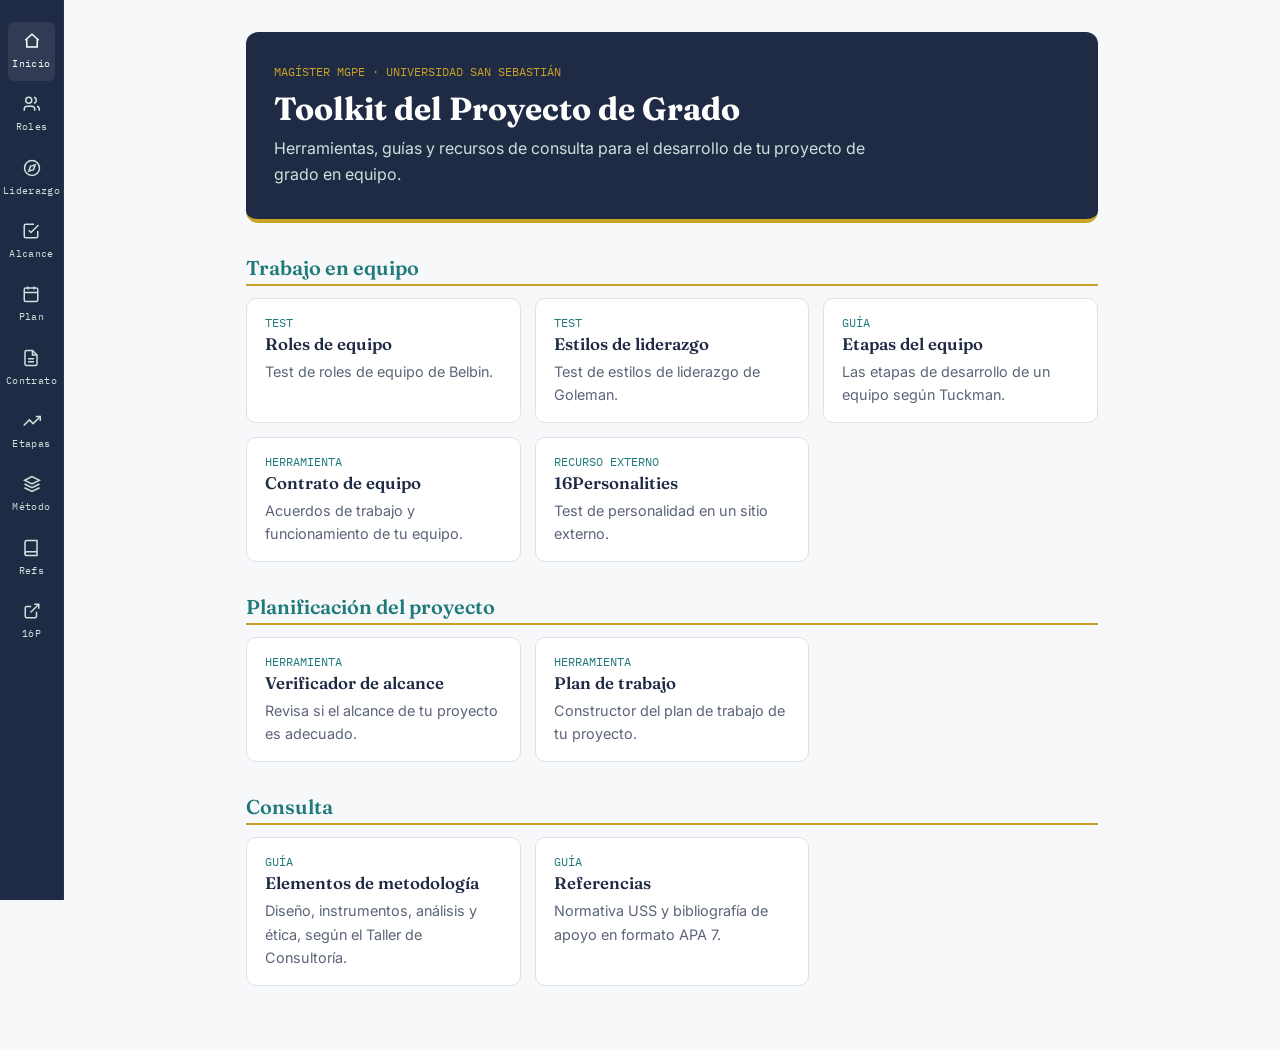
<file: index.html>
<!DOCTYPE html>
<html lang="es"><head><meta charset="utf-8"><meta name="viewport" content="width=device-width,initial-scale=1">
<title>Toolkit Proyecto de Grado | MGPE</title><link rel="stylesheet" href="recursos.css"><link rel="stylesheet" href="sidebar.css">
<style>
.hero{background:var(--navy-deep);color:#fff;border-radius:12px;padding:32px 28px;margin-bottom:8px;border-bottom:4px solid var(--gold)}
.hero h1{color:#fff;margin:0 0 8px}.hero p{margin:0;color:#cfe0dd;max-width:60ch}
.hero .tag{color:var(--gold);display:block;margin-bottom:10px}
.grid{display:grid;grid-template-columns:repeat(auto-fill,minmax(250px,1fr));gap:14px;margin-top:12px}
a.card{display:block;text-decoration:none;color:inherit;background:var(--card);border:1px solid var(--line);border-radius:10px;padding:16px 18px;transition:transform .15s,border-color .15s}
a.card:hover{transform:translateY(-2px);border-color:var(--teal)}
a.card h3{margin:0 0 6px;font:600 1.05rem Fraunces,Georgia,serif;color:var(--navy)}
a.card p{margin:0;font-size:.9rem;color:var(--mut)}
a.card .tag{display:block;margin-bottom:4px}
</style></head>
<body><div id="sidebar-placeholder"></div><script src="sidebar.js"></script>
<main class="page">
<div class="hero"><span class="tag">MAGÍSTER MGPE · UNIVERSIDAD SAN SEBASTIÁN</span>
<h1>Toolkit del Proyecto de Grado</h1>
<p>Herramientas, guías y recursos de consulta para el desarrollo de tu proyecto de grado en equipo.</p></div>

<h2>Trabajo en equipo</h2>
<div class="grid">
<a class="card" href="belbin_test.html"><span class="tag">TEST</span><h3>Roles de equipo</h3><p>Test de roles de equipo de Belbin.</p></a>
<a class="card" href="liderazgo_test.html"><span class="tag">TEST</span><h3>Estilos de liderazgo</h3><p>Test de estilos de liderazgo de Goleman.</p></a>
<a class="card" href="tuckman.html"><span class="tag">GUÍA</span><h3>Etapas del equipo</h3><p>Las etapas de desarrollo de un equipo según Tuckman.</p></a>
<a class="card" href="contrato_equipo.html"><span class="tag">HERRAMIENTA</span><h3>Contrato de equipo</h3><p>Acuerdos de trabajo y funcionamiento de tu equipo.</p></a>
<a class="card" href="https://www.16personalities.com/es" target="_blank" rel="noopener noreferrer"><span class="tag">RECURSO EXTERNO</span><h3>16Personalities</h3><p>Test de personalidad en un sitio externo.</p></a>
</div>

<h2>Planificación del proyecto</h2>
<div class="grid">
<a class="card" href="verificador_alcance.html"><span class="tag">HERRAMIENTA</span><h3>Verificador de alcance</h3><p>Revisa si el alcance de tu proyecto es adecuado.</p></a>
<a class="card" href="plan_trabajo.html"><span class="tag">HERRAMIENTA</span><h3>Plan de trabajo</h3><p>Constructor del plan de trabajo de tu proyecto.</p></a>
</div>

<h2>Consulta</h2>
<div class="grid">
<a class="card" href="metodologia.html"><span class="tag">GUÍA</span><h3>Elementos de metodología</h3><p>Diseño, instrumentos, análisis y ética, según el Taller de Consultoría.</p></a>
<a class="card" href="referencias.html"><span class="tag">GUÍA</span><h3>Referencias</h3><p>Normativa USS y bibliografía de apoyo en formato APA 7.</p></a>
</div>
</main></body></html>
</file>
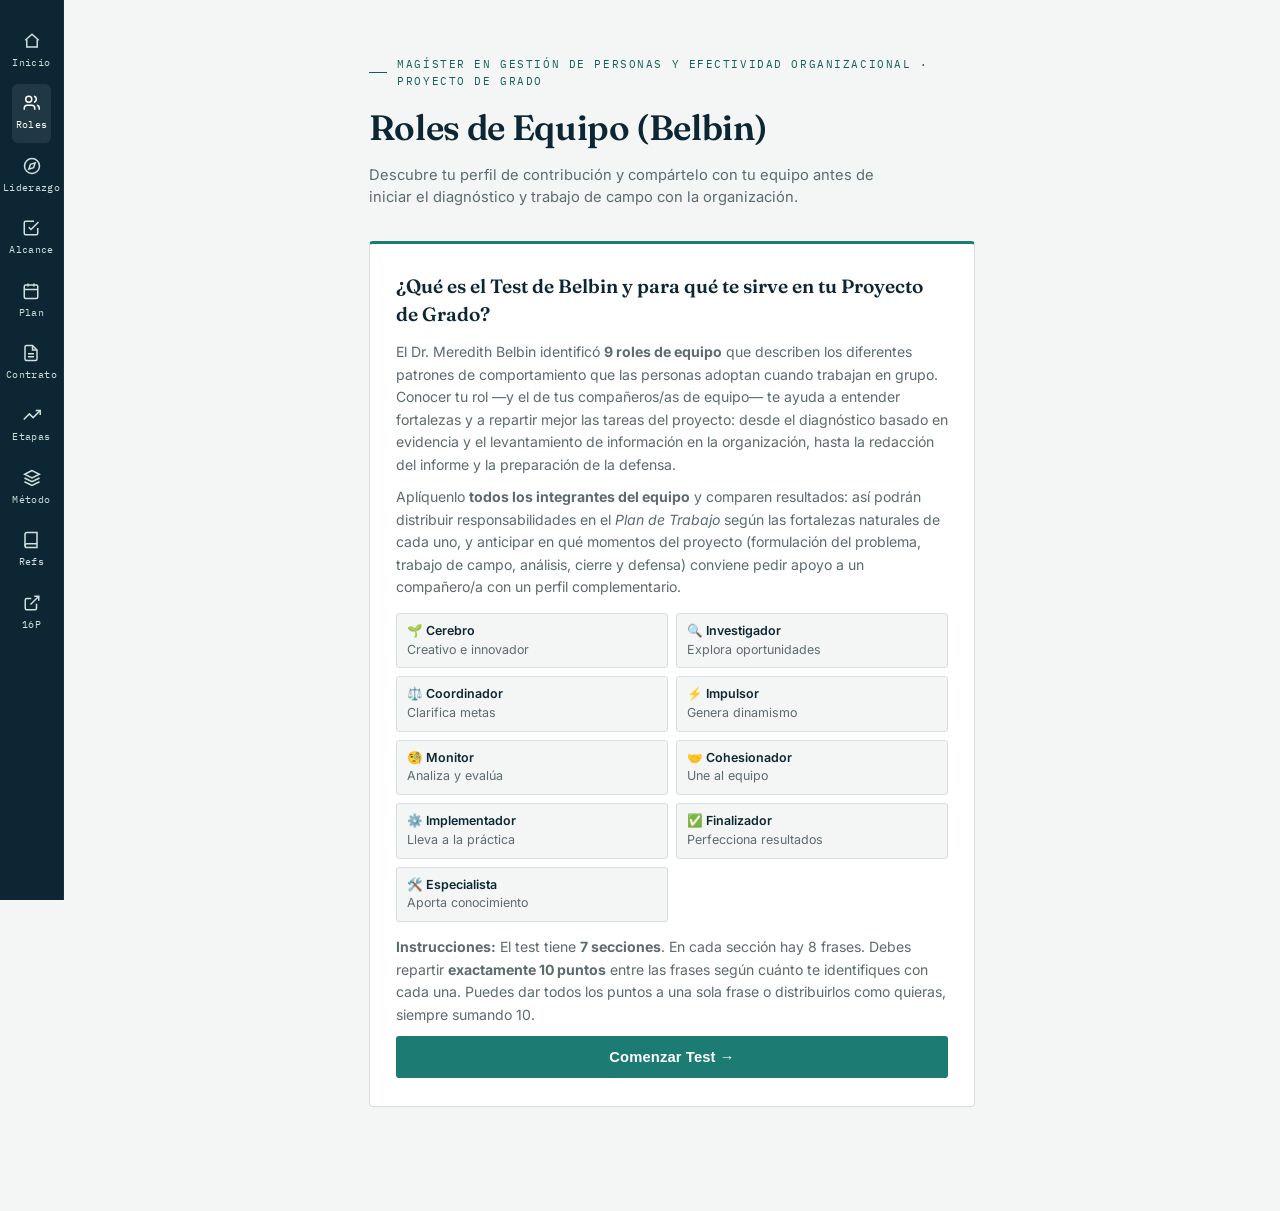
<file: belbin_test.html>
<!DOCTYPE html>
<html lang="es">
<head>
<meta charset="UTF-8">
<meta name="viewport" content="width=device-width, initial-scale=1.0">
<title>Roles de Equipo · Test de Belbin · Proyecto de Grado</title>
<link rel="preconnect" href="https://fonts.googleapis.com">
<link rel="preconnect" href="https://fonts.gstatic.com" crossorigin>
<link href="https://fonts.googleapis.com/css2?family=Fraunces:ital,opsz,wght@0,9..144,500;0,9..144,600;1,9..144,500&family=Inter:wght@400;500;600&family=IBM+Plex+Mono:wght@400;500&display=swap" rel="stylesheet">
<style>
  :root {
    --ink: #101b22;
    --navy: #123a4d;
    --navy-deep: #0c2733;
    --paper: #f4f6f5;
    --paper-raised: #ffffff;
    --teal: #1c7c74;
    --teal-deep: #145f59;
    --gold: #b8862b;
    --gold-deep: #93691f;
    --line: #d7dfe1;
    --muted: #5c6b70;
  }
  * { box-sizing: border-box; margin: 0; padding: 0; }
  body { font-family: 'Inter', sans-serif; background: var(--paper); color: var(--ink); min-height: 100vh; line-height: 1.5; }

  .page-head { max-width: 760px; margin: 0 auto; padding: 56px 6vw 8px; }
  .eyebrow {
    font-family: 'IBM Plex Mono', monospace;
    font-size: 0.7rem; letter-spacing: 0.14em; text-transform: uppercase;
    color: var(--teal-deep); margin-bottom: 12px;
    display: flex; align-items: center; gap: 10px;
  }
  .eyebrow::before { content: ''; width: 22px; height: 1px; background: var(--teal-deep); display: inline-block; }
  .page-head h1 {
    font-family: 'Fraunces', serif; font-weight: 600;
    font-size: clamp(1.7rem, 3.6vw, 2.2rem); color: var(--navy-deep); letter-spacing: -0.01em;
  }
  .page-head .lede { margin-top: 10px; font-size: 0.92rem; color: var(--muted); max-width: 58ch; }

  .container { max-width: 760px; margin: 0 auto; padding: 24px 6vw 80px; }

  .progress-bar-wrap { background: var(--line); border-radius: 99px; height: 6px; margin-bottom: 8px; }
  .progress-bar { background: var(--teal); height: 6px; border-radius: 99px; transition: width 0.4s ease; }
  .progress-label { font-family: 'IBM Plex Mono', monospace; font-size: 0.72rem; color: var(--muted); margin-bottom: 20px; text-align: right; }

  .section-card {
    background: var(--paper-raised); border: 1px solid var(--line); border-top: 3px solid var(--teal);
    border-radius: 4px; padding: 26px 24px; margin-bottom: 22px;
  }
  .section-title { font-family: 'Fraunces', serif; font-size: 1.1rem; font-weight: 600; color: var(--navy-deep); margin-bottom: 4px; }
  .section-subtitle { font-size: 0.85rem; color: var(--muted); margin-bottom: 16px; border-bottom: 1px solid var(--line); padding-bottom: 12px; }
  .instruction { font-family: 'IBM Plex Mono', monospace; font-size: 0.72rem; color: var(--gold-deep); font-weight: 600; margin-bottom: 14px; letter-spacing: 0.02em; }

  .statement { margin-bottom: 14px; }
  .statement input[type=range] { width: 100%; margin-top: 4px; accent-color: var(--teal); }
  .score-display { min-width: 28px; font-weight: 700; color: var(--teal-deep); text-align: center; font-size: 0.95rem; }

  .slider-row { display: flex; align-items: center; gap: 10px; margin-top: 6px; }
  .slider-wrap { flex: 1; }
  .slider-labels { display: flex; justify-content: space-between; font-size: 0.7rem; color: #a9b6b8; margin-top: 2px; }

  .total-display { text-align: right; font-size: 0.82rem; margin-top: 10px; color: var(--muted); }
  .total-display span { font-weight: 700; color: var(--teal-deep); }
  .total-display.over span { color: #b0413e; }

  .btn {
    display: block; width: 100%; padding: 13px; background: var(--teal); color: #fff; border: none;
    border-radius: 3px; font-size: 0.92rem; font-weight: 600; cursor: pointer; margin-top: 10px;
    letter-spacing: 0.01em; transition: transform 0.15s ease, box-shadow 0.15s ease, opacity 0.2s;
  }
  .btn:hover:not(:disabled) { transform: translateY(-1px); box-shadow: 0 6px 16px rgba(0,0,0,0.12); }
  .btn:disabled { opacity: 0.4; cursor: not-allowed; }

  /* Results */
  .results { display: none; background: var(--paper-raised); border: 1px solid var(--line); border-top: 3px solid var(--teal); border-radius: 4px; padding: 30px 26px; }
  .results h2 { font-family: 'Fraunces', serif; font-size: 1.35rem; font-weight: 600; color: var(--navy-deep); margin-bottom: 6px; }
  .results .subtitle { font-size: 0.85rem; color: var(--muted); margin-bottom: 24px; }

  .role-card { border-radius: 4px; padding: 18px; margin-bottom: 14px; border: 1px solid var(--line); border-left: 4px solid; }
  .role-card.first { background: #f2f8f7; border-left-color: var(--teal); }
  .role-card.second { background: #fbf6ec; border-left-color: var(--gold); }
  .role-card.third { background: #f4f6f7; border-left-color: var(--navy); }

  .role-header { display: flex; justify-content: space-between; align-items: center; margin-bottom: 8px; }
  .role-name { font-family: 'Fraunces', serif; font-weight: 600; font-size: 1.05rem; color: var(--navy-deep); }
  .role-category { font-family: 'IBM Plex Mono', monospace; font-size: 0.68rem; font-weight: 500; text-transform: uppercase; letter-spacing: 0.06em; color: var(--muted); margin-top: 2px; }
  .role-score { font-family: 'IBM Plex Mono', monospace; font-size: 1.3rem; font-weight: 600; color: var(--navy-deep); }
  .role-desc { font-size: 0.85rem; line-height: 1.55; color: var(--muted); margin-bottom: 8px; }
  .role-strengths { font-size: 0.8rem; color: var(--ink); }
  .role-strengths strong { color: var(--navy-deep); }

  .badge { display: inline-block; padding: 3px 9px; border-radius: 3px; font-family: 'IBM Plex Mono', monospace; font-size: 0.66rem; font-weight: 600; letter-spacing: 0.03em; margin-top: 4px; }
  .badge-1 { background: #dcefec; color: var(--teal-deep); }
  .badge-2 { background: #f3e7cd; color: var(--gold-deep); }
  .badge-3 { background: #dde3e6; color: var(--navy); }

  .bar-chart { margin: 24px 0; }
  .bar-row { display: flex; align-items: center; gap: 10px; margin-bottom: 8px; }
  .bar-label { width: 140px; font-size: 0.78rem; color: var(--muted); text-align: right; flex-shrink: 0; }
  .bar-bg { flex: 1; background: var(--line); border-radius: 99px; height: 16px; overflow: hidden; }
  .bar-fill { height: 100%; border-radius: 99px; transition: width 0.8s ease; display: flex; align-items: center; justify-content: flex-end; padding-right: 6px; font-size: 0.68rem; font-weight: 700; color: #fff; }
  .bar-val { width: 28px; font-family: 'IBM Plex Mono', monospace; font-size: 0.78rem; font-weight: 700; color: var(--navy-deep); }

  .restart-btn {
    margin-top: 20px; background: #fff; color: var(--navy-deep); border: 1px solid var(--line);
    border-radius: 3px; padding: 12px; font-size: 0.88rem; font-weight: 600; cursor: pointer; width: 100%;
    transition: all 0.2s;
  }
  .restart-btn:hover { background: var(--paper); border-color: var(--teal); }

  .intro-card { background: var(--paper-raised); border: 1px solid var(--line); border-top: 3px solid var(--teal); border-radius: 4px; padding: 28px 26px; margin-bottom: 24px; }
  .intro-card h2 { font-family: 'Fraunces', serif; font-weight: 600; color: var(--navy-deep); margin-bottom: 12px; font-size: 1.2rem; }
  .intro-card p { font-size: 0.88rem; line-height: 1.6; color: var(--muted); margin-bottom: 10px; }
  .roles-grid { display: grid; grid-template-columns: 1fr 1fr; gap: 8px; margin: 14px 0; }
  .role-chip { background: var(--paper); border: 1px solid var(--line); border-radius: 3px; padding: 8px 10px; font-size: 0.78rem; color: var(--muted); }
  .role-chip strong { color: var(--navy-deep); display: block; font-weight: 600; }

  input[type=text] { width: 100%; padding: 10px; border: 1px solid var(--line); border-radius: 3px; font-size: 0.9rem; font-family: 'Inter', sans-serif; }
</style>
<link rel="stylesheet" href="sidebar.css">
</head>
<body>
<div id="sidebar-placeholder"></div>


<div class="page-head">
  <div class="eyebrow">MAGÍSTER EN GESTIÓN DE PERSONAS Y EFECTIVIDAD ORGANIZACIONAL · PROYECTO DE GRADO</div>
  <h1>Roles de Equipo (Belbin)</h1>
  <p class="lede">Descubre tu perfil de contribución y compártelo con tu equipo antes de iniciar el diagnóstico y trabajo de campo con la organización.</p>
</div>

<div class="container" id="app">

  <!-- INTRO -->
  <div class="intro-card" id="introCard">
    <h2>¿Qué es el Test de Belbin y para qué te sirve en tu Proyecto de Grado?</h2>
    <p>El Dr. Meredith Belbin identificó <strong>9 roles de equipo</strong> que describen los diferentes patrones de comportamiento que las personas adoptan cuando trabajan en grupo. Conocer tu rol —y el de tus compañeros/as de equipo— te ayuda a entender fortalezas y a repartir mejor las tareas del proyecto: desde el diagnóstico basado en evidencia y el levantamiento de información en la organización, hasta la redacción del informe y la preparación de la defensa.</p>
    <p>Aplíquenlo <strong>todos los integrantes del equipo</strong> y comparen resultados: así podrán distribuir responsabilidades en el <em>Plan de Trabajo</em> según las fortalezas naturales de cada uno, y anticipar en qué momentos del proyecto (formulación del problema, trabajo de campo, análisis, cierre y defensa) conviene pedir apoyo a un compañero/a con un perfil complementario.</p>
    <div class="roles-grid">
      <div class="role-chip"><strong>🌱 Cerebro</strong>Creativo e innovador</div>
      <div class="role-chip"><strong>🔍 Investigador</strong>Explora oportunidades</div>
      <div class="role-chip"><strong>⚖️ Coordinador</strong>Clarifica metas</div>
      <div class="role-chip"><strong>⚡ Impulsor</strong>Genera dinamismo</div>
      <div class="role-chip"><strong>🧐 Monitor</strong>Analiza y evalúa</div>
      <div class="role-chip"><strong>🤝 Cohesionador</strong>Une al equipo</div>
      <div class="role-chip"><strong>⚙️ Implementador</strong>Lleva a la práctica</div>
      <div class="role-chip"><strong>✅ Finalizador</strong>Perfecciona resultados</div>
      <div class="role-chip"><strong>🛠️ Especialista</strong>Aporta conocimiento</div>
    </div>
    <p><strong>Instrucciones:</strong> El test tiene <strong>7 secciones</strong>. En cada sección hay 8 frases. Debes repartir <strong>exactamente 10 puntos</strong> entre las frases según cuánto te identifiques con cada una. Puedes dar todos los puntos a una sola frase o distribuirlos como quieras, siempre sumando 10.</p>
    <button class="btn" onclick="startTest()">Comenzar Test →</button>
  </div>

  <!-- TEST -->
  <div id="testArea" style="display:none">
    <div class="progress-bar-wrap"><div class="progress-bar" id="progressBar" style="width:0%"></div></div>
    <div class="progress-label" id="progressLabel">Sección 1 de 7</div>
    <div id="sectionsContainer"></div>
    <button class="btn" id="nextBtn" onclick="nextSection()" disabled>Siguiente sección →</button>
  </div>

  <!-- RESULTS -->
  <div class="results" id="resultsArea"></div>

</div>

<script>
// ============================================================
// BELBIN TEST DATA — 7 sections × 8 statements
// Each statement maps to a role code
// Roles: CE=Cerebro, IR=Investigador, CO=Coordinador, IM=Impulsor,
//        ME=Monitor, CH=Cohesionador, IM2=Implementador, FI=Finalizador, ES=Especialista
// ============================================================

const ROLES = {
  CE: { name: 'Cerebro', cat: 'Intelectual', color: '#553c9a', desc: 'Genera ideas originales y enfoques creativos. Resuelve problemas difíciles con soluciones innovadoras y poco convencionales.', strengths: 'Creatividad · Imaginación · Resolución de problemas complejos' },
  IR: { name: 'Investigador de Recursos', cat: 'Social', color: '#2b6cb0', desc: 'Explora oportunidades y desarrolla contactos. Entusiasta, comunicativo y emprendedor, introduce ideas externas al equipo.', strengths: 'Networking · Entusiasmo · Exploración de ideas' },
  CO: { name: 'Coordinador', cat: 'Social', color: '#276749', desc: 'Clarifica las metas del grupo y promueve la toma de decisiones. Maduro, seguro de sí mismo y delegador eficaz.', strengths: 'Liderazgo · Delegación · Visión de conjunto' },
  IM: { name: 'Impulsor', cat: 'Acción', color: '#c05621', desc: 'Desafía al equipo y genera dinamismo para superar obstáculos. Enérgico, asertivo y orientado a los resultados.', strengths: 'Dinamismo · Manejo de presión · Orientación a resultados' },
  ME: { name: 'Monitor Evaluador', cat: 'Intelectual', color: '#285e61', desc: 'Analiza las opciones con objetividad y evalúa con juicio certero. Estratégico, perspicaz y poco influenciable por emociones.', strengths: 'Análisis crítico · Objetividad · Toma de decisiones' },
  CH: { name: 'Cohesionador', cat: 'Social', color: '#702459', desc: 'Escucha, construye y evita la fricción entre miembros. Diplomático, perceptivo y orientado a la armonía del grupo.', strengths: 'Empatía · Escucha activa · Diplomacia' },
  IP: { name: 'Implementador', cat: 'Acción', color: '#22543d', desc: 'Transforma ideas y decisiones en acciones concretas y prácticas. Disciplinado, confiable y eficiente.', strengths: 'Organización · Disciplina · Ejecución práctica' },
  FI: { name: 'Finalizador', cat: 'Acción', color: '#744210', desc: 'Se asegura de que nada se deje sin terminar. Perfeccionista, concienzudo y ansioso por cumplir plazos con calidad.', strengths: 'Atención al detalle · Perseverancia · Cumplimiento de plazos' },
  ES: { name: 'Especialista', cat: 'Intelectual', color: '#2c5282', desc: 'Aporta conocimiento profundo en áreas clave. Dedicado, independiente y con gran dominio de su especialidad.', strengths: 'Conocimiento técnico · Profesionalismo · Enfoque especializado' }
};

// Cómo aportar este rol en las distintas etapas del Proyecto de Grado (MGPE)
const ROLE_APPLICATIONS = {
  CE: 'En la formulación del problema y el marco teórico: propone enfoques poco obvios para abordar el diagnóstico y ayuda a que el objetivo general no se quede en lo genérico.',
  IR: 'En el vínculo con la organización: mantiene el contacto con la contraparte, gestiona accesos para el trabajo de campo y trae referencias externas útiles para el diagnóstico.',
  CO: 'En la gestión del equipo: ordena la conversación con la organización cliente, clarifica qué se espera de cada objetivo específico y facilita acuerdos cuando hay visiones distintas.',
  IM: 'En los momentos de estancamiento: empuja al equipo a decidir y avanzar cuando el proyecto se dispersa entre varias posibles líneas de intervención, evitando que se pierda tiempo antes de inscribir el Formulario de Solicitud.',
  ME: 'En la revisión crítica: contrasta el diagnóstico con la evidencia real, detecta cuando un objetivo no está bien acotado en espacio o tiempo y evita conclusiones apresuradas.',
  CH: 'En la relación con la organización y dentro del equipo: cuida el vínculo con la contraparte durante las entrevistas y trabajo de campo, y ayuda a resolver tensiones internas del grupo.',
  IP: 'En la ejecución del Plan de Trabajo: transforma los acuerdos en tareas concretas, cronograma y responsables, y se asegura de que el trabajo de campo se ejecute como se planificó.',
  FI: 'En el cierre del informe: revisa que la redacción, las citas y el cumplimiento de la rúbrica estén completos antes de cada entrega, y cuida los plazos de inscripción y presentación.',
  ES: 'En temas técnicos específicos: aporta profundidad cuando el diagnóstico requiere dominio experto (por ejemplo, un instrumento de medición o un marco normativo particular del sector de la organización).'
};

const SECTIONS = [
  {
    title: 'Sección I',
    subtitle: 'Lo que creo que puedo aportar a un equipo de trabajo:',
    items: [
      { text: 'Creo que puedo detectar rápidamente las oportunidades y aprovecharlas.', role: 'IR' },
      { text: 'Puedo trabajar bien con personas de muy distintos tipos.', role: 'CH' },
      { text: 'Generar ideas es una de mis fortalezas naturales.', role: 'CE' },
      { text: 'Soy capaz de identificar personas útiles para el equipo y motivarlas a participar.', role: 'CO' },
      { text: 'Mi capacidad de seguir adelante está relacionada con mi eficacia personal.', role: 'IP' },
      { text: 'Estoy dispuesto a enfrentar impopularidad temporal si eso lleva a resultados valiosos.', role: 'IM' },
      { text: 'Suelo detectar qué es factible y qué funcionará en la práctica.', role: 'ME' },
      { text: 'Puedo ofrecer una razón válida para cursos de acción alternativos sin generar prejuicios.', role: 'FI' }
    ]
  },
  {
    title: 'Sección II',
    subtitle: 'Mis posibles debilidades en el trabajo en equipo son:',
    items: [
      { text: 'Me siento incómodo en reuniones poco estructuradas y mal organizadas.', role: 'IP' },
      { text: 'Tiendo a ser demasiado generoso con los que tienen puntos de vista válidos pero que no han sido expuestos.', role: 'CO' },
      { text: 'Tengo tendencia a hablar demasiado una vez que el grupo llega a temas que me interesan.', role: 'IR' },
      { text: 'Mi visión objetiva hace difícil que me una con entusiasmo a los colegas.', role: 'ME' },
      { text: 'A veces soy percibido como autoritario o prepotente cuando hay algo que necesita hacerse.', role: 'IM' },
      { text: 'Me resulta difícil asumir el liderazgo quizás porque soy demasiado sensible a la atmósfera del grupo.', role: 'CH' },
      { text: 'Tiendo a soñar con grandes ideas y perder el hilo de lo que ocurre a mi alrededor.', role: 'CE' },
      { text: 'Mis colegas tienden a verme como alguien que se preocupa innecesariamente por los detalles.', role: 'FI' }
    ]
  },
  {
    title: 'Sección III',
    subtitle: 'Cuando estoy involucrado en un proyecto con otras personas:',
    items: [
      { text: 'Tengo tendencia a influir en las personas sin presionarlas.', role: 'CO' },
      { text: 'Mi vigilancia general evita errores por descuido y omisiones.', role: 'FI' },
      { text: 'Estoy dispuesto a presionar para que se tomen acciones cuando la reunión parece estar perdiendo de vista el objetivo principal.', role: 'IM' },
      { text: 'Se puede confiar en que aportaré algo original.', role: 'CE' },
      { text: 'Siempre estoy dispuesto a apoyar una buena sugerencia en el interés del grupo.', role: 'CH' },
      { text: 'Soy muy bueno para seguir las últimas ideas y desarrollos.', role: 'IR' },
      { text: 'Creo que mi capacidad de juicio puede ser valiosa para tomar la decisión correcta.', role: 'ME' },
      { text: 'Se puede confiar en mí para organizar el trabajo esencial.', role: 'IP' }
    ]
  },
  {
    title: 'Sección IV',
    subtitle: 'Mi enfoque característico hacia el trabajo en grupo es:',
    items: [
      { text: 'Tengo un interés tranquilo en conocer mejor a mis colegas.', role: 'CH' },
      { text: 'No soy renuente a desafiar los puntos de vista de otros ni a mantener una postura minoritaria.', role: 'ME' },
      { text: 'Generalmente puedo encontrar una línea de argumento para refutar propuestas sin fundamento.', role: 'IM' },
      { text: 'Creo que tengo talento para hacer que las cosas funcionen una vez que el plan está en marcha.', role: 'IP' },
      { text: 'Tengo tendencia a evitar lo obvio y salir con algo inesperado.', role: 'CE' },
      { text: 'Aporto perfección a cualquier trabajo de equipo que emprendo.', role: 'FI' },
      { text: 'Estoy dispuesto a hacer uso de los contactos fuera del grupo mismo.', role: 'IR' },
      { text: 'Aunque me interesan todos los puntos de vista, no dudo cuando hay que tomar una decisión.', role: 'CO' }
    ]
  },
  {
    title: 'Sección V',
    subtitle: 'Obtengo satisfacción del trabajo porque:',
    items: [
      { text: 'Me gusta analizar situaciones y sopesar todas las opciones posibles.', role: 'ME' },
      { text: 'Me interesa encontrar soluciones prácticas a los problemas.', role: 'IP' },
      { text: 'Me gusta sentir que estoy fomentando buenas relaciones de trabajo.', role: 'CH' },
      { text: 'Puedo tener una fuerte influencia sobre las decisiones.', role: 'IM' },
      { text: 'Tengo la oportunidad de conocer gente que puede ofrecerme algo nuevo.', role: 'IR' },
      { text: 'Puedo conseguir que la gente esté de acuerdo con un curso de acción necesario.', role: 'CO' },
      { text: 'Siento que puedo dedicar toda mi atención donde creo que puedo ser más útil.', role: 'ES' },
      { text: 'Me gusta encontrar el área en la que necesita estimularse mi imaginación.', role: 'CE' }
    ]
  },
  {
    title: 'Sección VI',
    subtitle: 'Si de repente me asignaran una tarea difícil con tiempo limitado y personas desconocidas:',
    items: [
      { text: 'Me sentiría como si necesitara un rincón para pensar antes de desarrollar una línea de acción.', role: 'CE' },
      { text: 'Estaría dispuesto a trabajar con la persona que mostrara el enfoque más positivo.', role: 'CH' },
      { text: 'Encontraría una manera de reducir el tamaño de la tarea identificando la mayor contribución de cada persona.', role: 'CO' },
      { text: 'Mi sentido natural de la urgencia ayudaría a garantizar que no nos quedáramos atrás.', role: 'IM' },
      { text: 'Creo que mantendría la calma y mi capacidad para pensar objetivamente.', role: 'ME' },
      { text: 'Mantendría un propósito constante a pesar de las presiones.', role: 'FI' },
      { text: 'Estaría dispuesto a asumir el liderazgo si sentiera que el grupo no avanzaba.', role: 'IP' },
      { text: 'Abriría discusiones con el fin de estimular nuevos pensamientos y conseguir que algo se moviera.', role: 'IR' }
    ]
  },
  {
    title: 'Sección VII',
    subtitle: 'Los problemas a los que me enfrento al trabajar en grupos son:',
    items: [
      { text: 'Tiendo a mostrar mi impaciencia con aquellos que obstruyen el progreso.', role: 'IM' },
      { text: 'Otros pueden criticarme por ser demasiado analítico y poco intuitivo.', role: 'ME' },
      { text: 'Mi deseo de que el trabajo se haga bien puede retrasar los resultados.', role: 'FI' },
      { text: 'Me aburro con relativa facilidad y confío en que uno o dos miembros me estimulen.', role: 'IR' },
      { text: 'Me resulta difícil empezar a menos que los objetivos estén claros.', role: 'CE' },
      { text: 'A veces soy torpe al explicar y aclarar puntos complejos que se me ocurren.', role: 'ES' },
      { text: 'Soy consciente de que pido a los demás aquello que yo mismo no puedo hacer.', role: 'CO' },
      { text: 'Me resisto a presionar cuando hay oposición real a las cosas que estoy convencido que son correctas.', role: 'CH' }
    ]
  }
];

// ---- State ----
let currentSection = 0;
let scores = []; // scores[section][item] = value

function startTest() {
  document.getElementById('introCard').style.display = 'none';
  document.getElementById('testArea').style.display = 'block';
  renderSection(0);
}

function renderSection(idx) {
  if (!scores[idx]) scores[idx] = new Array(8).fill(0);
  const sec = SECTIONS[idx];
  const container = document.getElementById('sectionsContainer');
  container.innerHTML = '';

  const card = document.createElement('div');
  card.className = 'section-card';
  card.innerHTML = `
    <div class="section-title">${sec.title}</div>
    <div class="section-subtitle">${sec.subtitle}</div>
    <div class="instruction">⚠️ Reparte exactamente 10 puntos entre las 8 frases (suma actual: <span id="sumDisplay">0</span>/10)</div>
    <div id="statementsDiv"></div>
    <div class="total-display" id="totalDisplay">Suma: <span id="totalSpan">0</span> / 10</div>
  `;
  container.appendChild(card);

  const stDiv = card.querySelector('#statementsDiv');
  sec.items.forEach((item, i) => {
    const row = document.createElement('div');
    row.className = 'statement';
    row.innerHTML = `
      <div style="font-size:0.88rem;line-height:1.45;color:#2d3748;margin-bottom:4px;">
        <span style="font-weight:700;color:#145f59;">${String.fromCharCode(65+i)}.</span> ${item.text}
      </div>
      <div class="slider-row">
        <span style="font-size:0.75rem;color:#a0aec0;width:14px;text-align:center;">0</span>
        <div class="slider-wrap">
          <input type="range" min="0" max="10" value="${scores[idx][i]}" id="sl_${i}" oninput="updateScore(${i}, this.value)">
          <div class="slider-labels"><span>Poco</span><span>Mucho</span></div>
        </div>
        <div class="score-display" id="sc_${i}">${scores[idx][i]}</div>
      </div>
    `;
    stDiv.appendChild(row);
  });

  updateTotals();
  updateProgress();
}

function updateScore(i, val) {
  scores[currentSection][i] = parseInt(val);
  document.getElementById('sc_' + i).textContent = val;
  updateTotals();
}

function updateTotals() {
  const total = scores[currentSection].reduce((a, b) => a + b, 0);
  const s = document.getElementById('sumDisplay');
  const t = document.getElementById('totalSpan');
  const td = document.getElementById('totalDisplay');
  if (s) s.textContent = total;
  if (t) t.textContent = total;
  if (td) td.className = 'total-display' + (total !== 10 ? ' over' : '');
  document.getElementById('nextBtn').disabled = (total !== 10);
  if (currentSection === SECTIONS.length - 1) {
    document.getElementById('nextBtn').textContent = total === 10 ? 'Ver mis resultados 🎯' : 'Siguiente sección →';
  }
}

function updateProgress() {
  const pct = ((currentSection) / SECTIONS.length) * 100;
  document.getElementById('progressBar').style.width = pct + '%';
  document.getElementById('progressLabel').textContent = `Sección ${currentSection + 1} de ${SECTIONS.length}`;
  const btn = document.getElementById('nextBtn');
  btn.textContent = currentSection === SECTIONS.length - 1 ? 'Ver mis resultados 🎯' : 'Siguiente sección →';
}

function nextSection() {
  if (currentSection < SECTIONS.length - 1) {
    currentSection++;
    renderSection(currentSection);
    window.scrollTo({ top: 0, behavior: 'smooth' });
  } else {
    showResults();
  }
}

function showResults() {
  // Tally scores per role
  const totals = {};
  Object.keys(ROLES).forEach(k => totals[k] = 0);
  SECTIONS.forEach((sec, si) => {
    sec.items.forEach((item, ii) => {
      totals[item.role] = (totals[item.role] || 0) + scores[si][ii];
    });
  });

  // Sort
  const sorted = Object.entries(totals).sort((a, b) => b[1] - a[1]);
  const maxScore = sorted[0][1] || 1;

  document.getElementById('testArea').style.display = 'none';
  const res = document.getElementById('resultsArea');
  res.style.display = 'block';

  const top3 = sorted.slice(0, 3);
  const badges = ['🥇 Rol Principal', '🥈 Rol Secundario', '🥉 Tercer Rol'];
  const cardClass = ['first', 'second', 'third'];
  const badgeClass = ['badge-1', 'badge-2', 'badge-3'];

  let html = `
    <h2>🎯 Tu Perfil de Roles Belbin</h2>
    <p class="subtitle">Basado en tus respuestas, estos son tus 3 roles más predominantes:</p>
  `;

  top3.forEach(([code, score], idx) => {
    const r = ROLES[code];
    html += `
      <div class="role-card ${cardClass[idx]}">
        <div class="role-header">
          <div>
            <span class="badge ${badgeClass[idx]}">${badges[idx]}</span>
            <div class="role-name" style="margin-top:6px;">${r.name}</div>
            <div class="role-category">Categoría: ${r.cat}</div>
          </div>
          <div class="role-score">${score} pts</div>
        </div>
        <div class="role-desc">${r.desc}</div>
        <div class="role-strengths"><strong>Fortalezas:</strong> ${r.strengths}</div>
      </div>
    `;
  });

  // Bar chart all roles
  html += `<div style="margin-top:24px;font-weight:700;color:#2d3748;margin-bottom:12px;">📊 Puntuación en todos los roles:</div><div class="bar-chart">`;
  sorted.forEach(([code, score]) => {
    const r = ROLES[code];
    const pct = Math.round((score / (maxScore || 1)) * 100);
    const colors = { CE:'#553c9a', IR:'#2b6cb0', CO:'#276749', IM:'#c05621', ME:'#285e61', CH:'#702459', IP:'#22543d', FI:'#744210', ES:'#2c5282' };
    html += `
      <div class="bar-row">
        <div class="bar-label">${r.name}</div>
        <div class="bar-bg"><div class="bar-fill" style="width:${pct}%;background:${colors[code] || '#1c7c74'}">${score > 0 ? score : ''}</div></div>
        <div class="bar-val">${score}</div>
      </div>
    `;
  });
  html += '</div>';

  // Aplicación práctica de los roles principales al Proyecto de Grado
  html += `<div style="margin-top:24px;font-weight:700;color:#2d3748;margin-bottom:10px;">🧭 Cómo aportar esto en tu Proyecto de Grado:</div>`;
  top3.forEach(([code, score]) => {
    const r = ROLES[code];
    html += `
      <div style="background:#f7fafc;border-radius:4px;padding:12px 16px;margin-bottom:8px;border-left:4px solid ${r.color || '#1c7c74'};">
        <span style="font-weight:700;font-size:0.85rem;color:#2d3748;">${r.name}:</span>
        <span style="font-size:0.85rem;color:#4a5568;"> ${ROLE_APPLICATIONS[code]}</span>
      </div>
    `;
  });
  html += `<p style="font-size:0.8rem;color:#718096;margin:10px 0 0;">💡 Comparen sus resultados como equipo: si dos roles quedan cubiertos por varios integrantes y otros quedan vacíos, conversen quién puede pedir apoyo puntual en esa dimensión durante el trabajo de campo y la redacción del informe.</p>`;

  // Roles menos naturales (los 2 de menor puntaje)
  const bottom2 = sorted.slice(-2).reverse();
  html += `<div style="margin-top:24px;font-weight:700;color:#2d3748;margin-bottom:10px;">🔻 Tus roles menos naturales:</div>`;
  html += `<p style="font-size:0.82rem;color:#718096;margin-bottom:12px;">No es que no puedas ejercerlos, sino que probablemente no son tu forma más natural de contribuir. Es útil saberlo para pedir apoyo en esa dimensión al equipo.</p>`;
  bottom2.forEach(([code, score]) => {
    const r = ROLES[code];
    html += `
      <div style="background:#f7fafc;border-radius:10px;padding:12px 16px;margin-bottom:8px;border-left:4px solid #cbd5e0;">
        <span style="font-weight:700;font-size:0.9rem;color:#4a5568;">${r.name}</span>
        <span style="float:right;color:#a0aec0;font-weight:700;">${score} pts</span>
      </div>
    `;
  });

  // Guardar resultados para poder armar el correo más abajo
  lastResults = { sorted, top3, bottom2 };

  html += `
    <div style="margin-top:26px;padding-top:22px;border-top:1px solid var(--line);">
      <div style="font-weight:700;color:#2d3748;margin-bottom:8px;">📧 Recibir estos resultados por correo</div>
      <p style="font-size:0.82rem;color:#718096;margin-bottom:12px;">Ingresa tu correo y se abrirá tu programa de correo con un mensaje ya redactado, listo para que lo envíes a ti mismo/a.</p>
      <input type="email" id="resultEmail" placeholder="tu.correo@ejemplo.com" style="width:100%;padding:10px;border:1px solid var(--line);border-radius:3px;font-size:0.9rem;font-family:'Inter',sans-serif;margin-bottom:10px;">
      <button class="btn" style="margin-top:0;" onclick="sendResultsByEmail()">Enviarme mis resultados →</button>
      <div id="emailStatus" style="font-size:0.78rem;color:#b0413e;margin-top:8px;"></div>
    </div>
  `;

  html += `<button class="restart-btn" onclick="restartTest()">↩ Volver a hacer el test</button>`;
  res.innerHTML = html;
  window.scrollTo({ top: 0, behavior: 'smooth' });
}

let lastResults = null;

function sendResultsByEmail() {
  const emailInput = document.getElementById('resultEmail');
  const statusEl = document.getElementById('emailStatus');
  const email = emailInput.value.trim();
  const emailRegex = /^[^\s@]+@[^\s@]+\.[^\s@]+$/;

  if (!emailRegex.test(email)) {
    statusEl.textContent = '⚠️ Ingresa un correo válido.';
    emailInput.style.borderColor = '#b0413e';
    return;
  }
  emailInput.style.borderColor = 'var(--line)';
  statusEl.style.color = '#5c6b70';
  statusEl.textContent = 'Abriendo tu programa de correo...';

  const { sorted, top3, bottom2 } = lastResults;

  let body = 'RESULTADOS - TEST DE ROLES DE EQUIPO (BELBIN)\n';
  body += 'Magíster en Gestión de Personas y Efectividad Organizacional · Proyecto de Grado\n\n';
  body += 'TUS 3 ROLES PRINCIPALES:\n';
  top3.forEach(([code, score], idx) => {
    const r = ROLES[code];
    body += `${idx + 1}. ${r.name} (${score} pts) — ${r.desc}\n`;
  });
  body += '\nCÓMO APORTAR ESTO EN TU PROYECTO DE GRADO:\n';
  top3.forEach(([code]) => {
    body += `- ${ROLES[code].name}: ${ROLE_APPLICATIONS[code]}\n`;
  });
  body += '\nTUS ROLES MENOS NATURALES:\n';
  bottom2.forEach(([code, score]) => {
    body += `- ${ROLES[code].name} (${score} pts)\n`;
  });
  body += '\nPUNTAJE COMPLETO:\n';
  sorted.forEach(([code, score]) => {
    body += `${ROLES[code].name}: ${score} pts\n`;
  });

  const subject = 'Mis resultados - Test de Roles de Equipo (Belbin)';
  const mailtoLink = `mailto:${encodeURIComponent(email)}?subject=${encodeURIComponent(subject)}&body=${encodeURIComponent(body)}`;
  window.location.href = mailtoLink;
}

function restartTest() {
  currentSection = 0;
  scores = [];
  lastResults = null;
  document.getElementById('resultsArea').style.display = 'none';
  document.getElementById('introCard').style.display = 'block';
  window.scrollTo({ top: 0, behavior: 'smooth' });
}
</script>
<script src="sidebar.js"></script>
</body>
</html>
</file>
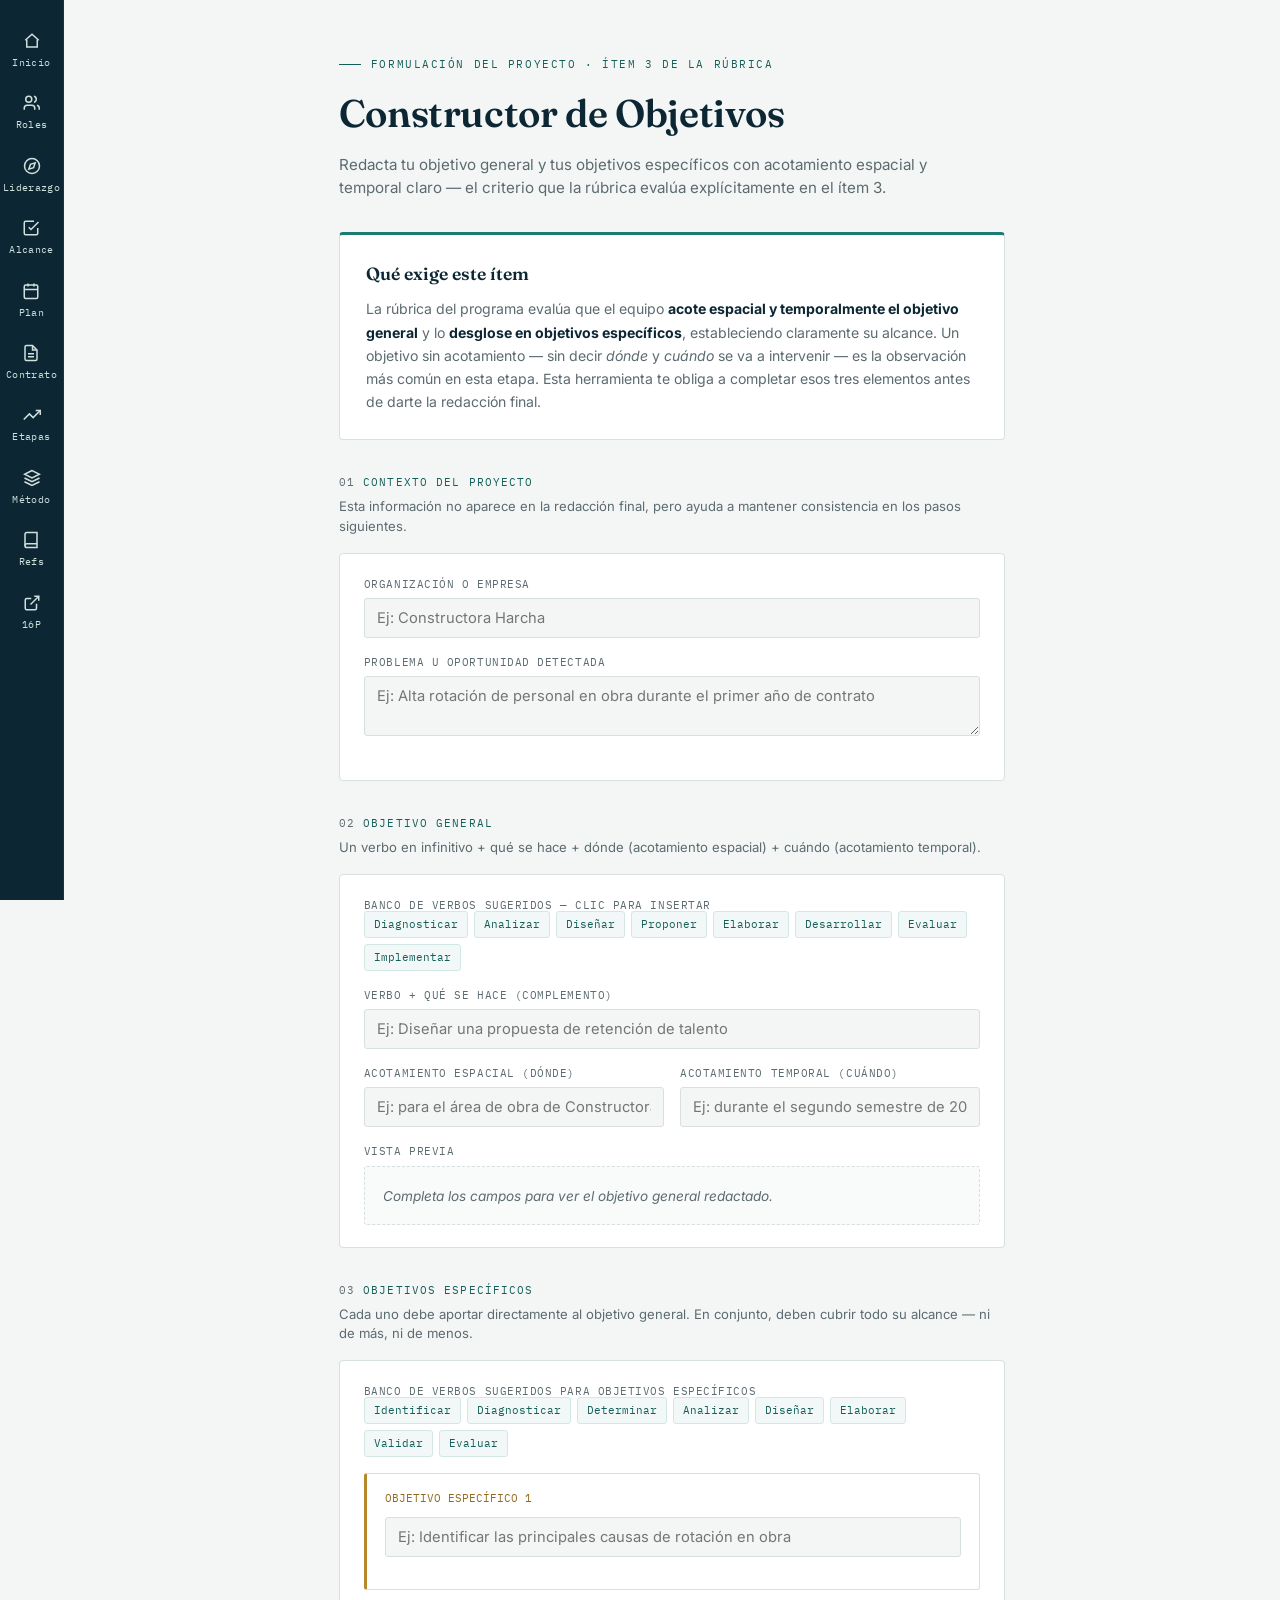
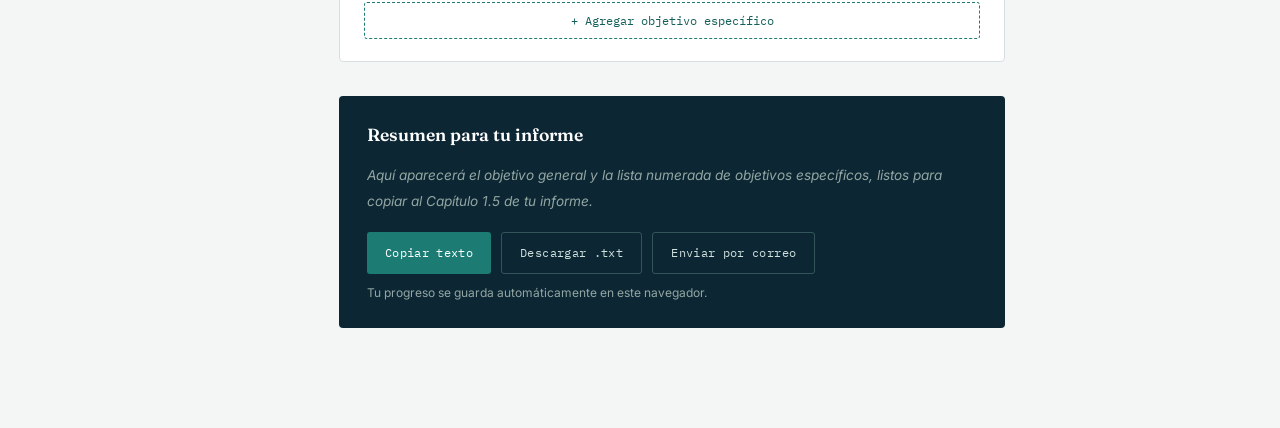
<file: constructor_objetivos.html>
<!DOCTYPE html>
<html lang="es">
<head>
<meta charset="UTF-8">
<meta name="viewport" content="width=device-width, initial-scale=1.0">
<title>Constructor de Objetivos — Proyecto de Grado</title>
<link rel="preconnect" href="https://fonts.googleapis.com">
<link rel="preconnect" href="https://fonts.gstatic.com" crossorigin>
<link href="https://fonts.googleapis.com/css2?family=Fraunces:ital,opsz,wght@0,9..144,500;0,9..144,600;1,9..144,500&family=Inter:wght@400;500;600&family=IBM+Plex+Mono:wght@400;500&display=swap" rel="stylesheet">
<style>
  :root {
    --ink: #101b22;
    --navy: #123a4d;
    --navy-deep: #0c2733;
    --paper: #f4f6f5;
    --paper-raised: #ffffff;
    --teal: #1c7c74;
    --teal-deep: #145f59;
    --gold: #b8862b;
    --gold-deep: #93691f;
    --line: #d7dfe1;
    --muted: #5c6b70;
  }
  * { box-sizing: border-box; margin: 0; padding: 0; }
  body { font-family: 'Inter', sans-serif; background: var(--paper); color: var(--ink); min-height: 100vh; line-height: 1.5; }

  .page-head { max-width: 820px; margin: 0 auto; padding: 56px 6vw 8px; }
  .eyebrow {
    font-family: 'IBM Plex Mono', monospace;
    font-size: 0.7rem; letter-spacing: 0.14em; text-transform: uppercase;
    color: var(--teal-deep); margin-bottom: 12px;
    display: flex; align-items: center; gap: 10px;
  }
  .eyebrow::before { content: ''; width: 22px; height: 1px; background: var(--teal-deep); display: inline-block; }
  .page-head h1 {
    font-family: 'Fraunces', serif; font-weight: 600;
    font-size: clamp(1.8rem, 3.8vw, 2.4rem); color: var(--navy-deep); letter-spacing: -0.01em;
  }
  .page-head .lede { margin-top: 12px; font-size: 0.95rem; color: var(--muted); max-width: 62ch; }

  .container { max-width: 820px; margin: 0 auto; padding: 24px 6vw 100px; }

  .intro-card { background: var(--paper-raised); border: 1px solid var(--line); border-top: 3px solid var(--teal); border-radius: 4px; padding: 26px; margin-bottom: 28px; }
  .intro-card h2 { font-family: 'Fraunces', serif; font-weight: 600; color: var(--navy-deep); margin-bottom: 10px; font-size: 1.1rem; }
  .intro-card p { font-size: 0.88rem; line-height: 1.65; color: var(--muted); }
  .intro-card strong { color: var(--navy-deep); }

  .section-label {
    font-family: 'IBM Plex Mono', monospace; font-size: 0.7rem; letter-spacing: 0.1em;
    text-transform: uppercase; color: var(--teal-deep); margin: 34px 0 6px;
    display: flex; align-items: baseline; gap: 8px;
  }
  .section-label .num { color: var(--muted); }
  .section-sub { font-size: 0.82rem; color: var(--muted); margin-bottom: 16px; }

  .card { background: var(--paper-raised); border: 1px solid var(--line); border-radius: 4px; padding: 22px 24px; margin-bottom: 16px; }

  label { display: block; font-family: 'IBM Plex Mono', monospace; font-size: 0.68rem; letter-spacing: 0.05em; text-transform: uppercase; color: var(--muted); margin-bottom: 6px; }
  input[type=text], textarea, select {
    width: 100%; font-family: 'Inter', sans-serif; font-size: 0.92rem; color: var(--ink);
    background: var(--paper); border: 1px solid var(--line); border-radius: 3px; padding: 10px 12px;
    margin-bottom: 16px; resize: vertical;
  }
  input[type=text]:focus, textarea:focus, select:focus { outline: none; border-color: var(--teal); background: #fff; }
  textarea { min-height: 60px; font-family: 'Inter', sans-serif; }
  .field-row { display: grid; grid-template-columns: 1fr 1fr; gap: 16px; }
  @media (max-width: 640px) { .field-row { grid-template-columns: 1fr; } }
  .hint { font-size: 0.78rem; color: var(--muted); margin: -10px 0 16px; }

  .verb-bank { display: flex; flex-wrap: wrap; gap: 6px; margin: -8px 0 16px; }
  .verb-chip {
    font-family: 'IBM Plex Mono', monospace; font-size: 0.7rem; color: var(--teal-deep);
    background: #f2f8f7; border: 1px solid #d3e7e4; border-radius: 3px; padding: 4px 9px;
    cursor: pointer; transition: background 0.15s ease;
  }
  .verb-chip:hover { background: #dcefec; }

  .preview-box {
    background: #f9fbfa; border: 1px dashed var(--line); border-radius: 3px; padding: 16px 18px;
    font-family: 'Fraunces', serif; font-size: 0.98rem; color: var(--navy-deep); line-height: 1.6; min-height: 24px;
  }
  .preview-box .placeholder { font-family: 'Inter', sans-serif; color: var(--muted); font-size: 0.85rem; font-style: italic; }

  .specific-item { border: 1px solid var(--line); border-left: 3px solid var(--gold); border-radius: 3px; padding: 16px 18px; margin-bottom: 12px; position: relative; }
  .specific-item .item-num { font-family: 'IBM Plex Mono', monospace; font-size: 0.7rem; color: var(--gold-deep); margin-bottom: 10px; display: flex; justify-content: space-between; align-items: center; }
  .remove-btn { background: none; border: none; color: var(--muted); font-family: 'IBM Plex Mono', monospace; font-size: 0.7rem; cursor: pointer; text-decoration: underline; }
  .remove-btn:hover { color: #b3413a; }

  .add-btn {
    font-family: 'IBM Plex Mono', monospace; font-size: 0.75rem; color: var(--teal-deep);
    background: none; border: 1px dashed var(--teal); border-radius: 3px; padding: 10px 16px;
    cursor: pointer; width: 100%; transition: background 0.15s ease;
  }
  .add-btn:hover { background: #f2f8f7; }

  .summary-card { background: var(--navy-deep); border-radius: 4px; padding: 26px 28px; margin-top: 34px; color: #e8eeed; }
  .summary-card h2 { font-family: 'Fraunces', serif; font-weight: 600; font-size: 1.1rem; margin-bottom: 14px; color: #fff; }
  .summary-block { font-family: 'Fraunces', serif; font-size: 0.95rem; line-height: 1.7; }
  .summary-block .label { font-family: 'IBM Plex Mono', monospace; font-size: 0.65rem; letter-spacing: 0.08em; text-transform: uppercase; color: #7fb8b0; display: block; margin: 14px 0 4px; }
  .summary-block .label:first-child { margin-top: 0; }
  .summary-block ol { margin-left: 20px; margin-top: 4px; }
  .summary-block li { margin-bottom: 6px; }
  .empty-note { font-family: 'Inter', sans-serif; font-size: 0.85rem; color: #93a6a3; font-style: italic; }

  .actions { display: flex; gap: 10px; margin-top: 18px; flex-wrap: wrap; }
  .btn {
    font-family: 'IBM Plex Mono', monospace; font-size: 0.75rem; letter-spacing: 0.03em;
    padding: 11px 18px; border-radius: 3px; cursor: pointer; border: none; text-decoration: none; display: inline-block;
  }
  .btn-primary { background: var(--teal); color: #fff; }
  .btn-primary:hover { background: var(--teal-deep); }
  .btn-ghost { background: transparent; color: #cfe0dd; border: 1px solid #33555a; }
  .btn-ghost:hover { border-color: #7fb8b0; color: #fff; }

  .save-note { font-size: 0.75rem; color: var(--muted); margin-top: 10px; }

  @media print {
    .site-sidebar, .page-head .eyebrow, .actions, .card:not(.print-only), .intro-card, .verb-bank, .add-btn, .remove-btn { display: none !important; }
    body { padding-left: 0; }
    .summary-card { background: #fff; color: #000; border: 1px solid #000; }
    .summary-card h2, .summary-block .label { color: #000; }
  }
</style>
<link rel="stylesheet" href="sidebar.css">
</head>
<body>
<div id="sidebar-placeholder"></div>

<div class="page-head">
  <div class="eyebrow">FORMULACIÓN DEL PROYECTO · ÍTEM 3 DE LA RÚBRICA</div>
  <h1>Constructor de Objetivos</h1>
  <p class="lede">Redacta tu objetivo general y tus objetivos específicos con acotamiento espacial y temporal claro — el criterio que la rúbrica evalúa explícitamente en el ítem 3.</p>
</div>

<div class="container">

  <div class="intro-card">
    <h2>Qué exige este ítem</h2>
    <p>La rúbrica del programa evalúa que el equipo <strong>acote espacial y temporalmente el objetivo general</strong> y lo <strong>desglose en objetivos específicos</strong>, estableciendo claramente su alcance. Un objetivo sin acotamiento — sin decir <em>dónde</em> y <em>cuándo</em> se va a intervenir — es la observación más común en esta etapa. Esta herramienta te obliga a completar esos tres elementos antes de darte la redacción final.</p>
  </div>

  <div class="section-label"><span class="num">01</span> Contexto del proyecto</div>
  <div class="section-sub">Esta información no aparece en la redacción final, pero ayuda a mantener consistencia en los pasos siguientes.</div>
  <div class="card">
    <label for="ctx-org">Organización o empresa</label>
    <input type="text" id="ctx-org" placeholder="Ej: Constructora Harcha">
    <label for="ctx-problema">Problema u oportunidad detectada</label>
    <textarea id="ctx-problema" placeholder="Ej: Alta rotación de personal en obra durante el primer año de contrato"></textarea>
  </div>

  <div class="section-label"><span class="num">02</span> Objetivo general</div>
  <div class="section-sub">Un verbo en infinitivo + qué se hace + dónde (acotamiento espacial) + cuándo (acotamiento temporal).</div>
  <div class="card">
    <label>Banco de verbos sugeridos — clic para insertar</label>
    <div class="verb-bank" id="verb-bank-general">
      <span class="verb-chip">Diagnosticar</span><span class="verb-chip">Analizar</span><span class="verb-chip">Diseñar</span>
      <span class="verb-chip">Proponer</span><span class="verb-chip">Elaborar</span><span class="verb-chip">Desarrollar</span>
      <span class="verb-chip">Evaluar</span><span class="verb-chip">Implementar</span>
    </div>
    <label for="og-verbo">Verbo + qué se hace (complemento)</label>
    <input type="text" id="og-verbo" placeholder="Ej: Diseñar una propuesta de retención de talento">
    <div class="field-row">
      <div>
        <label for="og-espacial">Acotamiento espacial (dónde)</label>
        <input type="text" id="og-espacial" placeholder="Ej: para el área de obra de Constructora Harcha">
      </div>
      <div>
        <label for="og-temporal">Acotamiento temporal (cuándo)</label>
        <input type="text" id="og-temporal" placeholder="Ej: durante el segundo semestre de 2026">
      </div>
    </div>
    <label>Vista previa</label>
    <div class="preview-box" id="og-preview"><span class="placeholder">Completa los campos para ver el objetivo general redactado.</span></div>
  </div>

  <div class="section-label"><span class="num">03</span> Objetivos específicos</div>
  <div class="section-sub">Cada uno debe aportar directamente al objetivo general. En conjunto, deben cubrir todo su alcance — ni de más, ni de menos.</div>
  <div class="card">
    <label>Banco de verbos sugeridos para objetivos específicos</label>
    <div class="verb-bank">
      <span class="verb-chip" data-target="specific">Identificar</span><span class="verb-chip" data-target="specific">Diagnosticar</span>
      <span class="verb-chip" data-target="specific">Determinar</span><span class="verb-chip" data-target="specific">Analizar</span>
      <span class="verb-chip" data-target="specific">Diseñar</span><span class="verb-chip" data-target="specific">Elaborar</span>
      <span class="verb-chip" data-target="specific">Validar</span><span class="verb-chip" data-target="specific">Evaluar</span>
    </div>
    <div id="specific-list"></div>
    <button class="add-btn" id="add-specific" type="button">+ Agregar objetivo específico</button>
  </div>

  <div class="summary-card">
    <h2>Resumen para tu informe</h2>
    <div class="summary-block" id="final-summary">
      <span class="empty-note">Aquí aparecerá el objetivo general y la lista numerada de objetivos específicos, listos para copiar al Capítulo 1.5 de tu informe.</span>
    </div>
    <div class="actions">
      <button class="btn btn-primary" id="btn-copiar" type="button">Copiar texto</button>
      <button class="btn btn-ghost" id="btn-descargar" type="button">Descargar .txt</button>
      <a class="btn btn-ghost" id="btn-email" href="#">Enviar por correo</a>
    </div>
    <p class="save-note" style="color:#93a6a3;">Tu progreso se guarda automáticamente en este navegador.</p>
  </div>

</div>
<script src="sidebar.js"></script>
<script>
(function(){
  const $ = (id) => document.getElementById(id);
  const STORAGE_KEY = 'mgpe_constructor_objetivos_v1';

  let state = {
    org: '', problema: '',
    ogVerbo: '', ogEspacial: '', ogTemporal: '',
    specifics: [{ verbo: '' }]
  };

  function load() {
    try {
      const raw = localStorage.getItem(STORAGE_KEY);
      if (raw) state = Object.assign(state, JSON.parse(raw));
    } catch (e) { /* almacenamiento no disponible, se continúa sin persistencia */ }
  }
  function save() {
    try { localStorage.setItem(STORAGE_KEY, JSON.stringify(state)); } catch (e) {}
  }

  function renderSpecifics() {
    const list = $('specific-list');
    list.innerHTML = '';
    state.specifics.forEach((sp, i) => {
      const div = document.createElement('div');
      div.className = 'specific-item';
      div.innerHTML = `
        <div class="item-num">OBJETIVO ESPECÍFICO ${i + 1}
          ${state.specifics.length > 1 ? `<button class="remove-btn" data-i="${i}" type="button">quitar</button>` : ''}
        </div>
        <input type="text" data-i="${i}" class="specific-input" placeholder="Ej: Identificar las principales causas de rotación en obra" value="${escapeHtml(sp.verbo)}">
      `;
      list.appendChild(div);
    });
    list.querySelectorAll('.specific-input').forEach(inp => {
      inp.addEventListener('input', (e) => {
        state.specifics[+e.target.dataset.i].verbo = e.target.value;
        renderPreview(); save();
      });
    });
    list.querySelectorAll('.remove-btn').forEach(btn => {
      btn.addEventListener('click', (e) => {
        state.specifics.splice(+e.target.dataset.i, 1);
        renderSpecifics(); renderPreview(); save();
      });
    });
  }

  function escapeHtml(s) {
    return (s || '').replace(/[&<>"']/g, c => ({'&':'&amp;','<':'&lt;','>':'&gt;','"':'&quot;',"'":'&#39;'}[c]));
  }

  function buildObjetivoGeneral() {
    const parts = [state.ogVerbo.trim(), state.ogEspacial.trim(), state.ogTemporal.trim()].filter(Boolean);
    if (!state.ogVerbo.trim()) return '';
    let txt = state.ogVerbo.trim();
    if (state.ogEspacial.trim()) txt += ', ' + state.ogEspacial.trim();
    if (state.ogTemporal.trim()) txt += ', ' + state.ogTemporal.trim();
    return txt.endsWith('.') ? txt : txt + '.';
  }

  function renderPreview() {
    const og = buildObjetivoGeneral();
    $('og-preview').innerHTML = og
      ? og
      : '<span class="placeholder">Completa los campos para ver el objetivo general redactado.</span>';

    const validSpecifics = state.specifics.map(s => s.verbo.trim()).filter(Boolean);
    const summary = $('final-summary');
    if (!og && validSpecifics.length === 0) {
      summary.innerHTML = '<span class="empty-note">Aquí aparecerá el objetivo general y la lista numerada de objetivos específicos, listos para copiar al Capítulo 1.5 de tu informe.</span>';
      return;
    }
    let html = '';
    if (og) {
      html += `<span class="label">Objetivo General</span>${escapeHtml(og)}`;
    }
    if (validSpecifics.length) {
      html += `<span class="label">Objetivos Específicos</span><ol>${validSpecifics.map(s => `<li>${escapeHtml(s)}${s.endsWith('.') ? '' : '.'}</li>`).join('')}</ol>`;
    }
    summary.innerHTML = html;
  }

  function plainTextSummary() {
    const og = buildObjetivoGeneral();
    const validSpecifics = state.specifics.map(s => s.verbo.trim()).filter(Boolean);
    let out = 'OBJETIVOS DEL PROYECTO DE GRADO\n';
    if (state.org) out += `Organización: ${state.org}\n`;
    out += '\n';
    if (og) out += `Objetivo General:\n${og}\n\n`;
    if (validSpecifics.length) {
      out += 'Objetivos Específicos:\n';
      validSpecifics.forEach((s, i) => { out += `${i + 1}. ${s}${s.endsWith('.') ? '' : '.'}\n`; });
    }
    return out;
  }

  // Bind context + general fields
  $('ctx-org').addEventListener('input', e => { state.org = e.target.value; save(); });
  $('ctx-problema').addEventListener('input', e => { state.problema = e.target.value; save(); });
  $('og-verbo').addEventListener('input', e => { state.ogVerbo = e.target.value; renderPreview(); save(); });
  $('og-espacial').addEventListener('input', e => { state.ogEspacial = e.target.value; renderPreview(); save(); });
  $('og-temporal').addEventListener('input', e => { state.ogTemporal = e.target.value; renderPreview(); save(); });

  // Verb chips
  document.getElementById('verb-bank-general').querySelectorAll('.verb-chip').forEach(chip => {
    chip.addEventListener('click', () => {
      const input = $('og-verbo');
      input.value = (input.value.trim() ? input.value.trim() + ' ' : '') + chip.textContent.toLowerCase() + ' ';
      input.focus();
      state.ogVerbo = input.value; renderPreview(); save();
    });
  });
  document.querySelectorAll('.verb-chip[data-target="specific"]').forEach(chip => {
    chip.addEventListener('click', () => {
      const lastIdx = state.specifics.length - 1;
      const current = state.specifics[lastIdx].verbo || '';
      state.specifics[lastIdx].verbo = (current.trim() ? current.trim() + ' ' : '') + chip.textContent.toLowerCase() + ' ';
      renderSpecifics(); renderPreview(); save();
      const inputs = document.querySelectorAll('.specific-input');
      inputs[inputs.length - 1].focus();
    });
  });

  $('add-specific').addEventListener('click', () => {
    state.specifics.push({ verbo: '' });
    renderSpecifics(); renderPreview(); save();
  });

  $('btn-copiar').addEventListener('click', () => {
    navigator.clipboard.writeText(plainTextSummary()).then(() => {
      const btn = $('btn-copiar');
      const original = btn.textContent;
      btn.textContent = 'Copiado ✓';
      setTimeout(() => { btn.textContent = original; }, 1600);
    });
  });

  $('btn-descargar').addEventListener('click', () => {
    const blob = new Blob([plainTextSummary()], { type: 'text/plain;charset=utf-8' });
    const url = URL.createObjectURL(blob);
    const a = document.createElement('a');
    a.href = url; a.download = 'objetivos_proyecto_grado.txt';
    document.body.appendChild(a); a.click(); document.body.removeChild(a);
    URL.revokeObjectURL(url);
  });

  $('btn-email').addEventListener('click', (e) => {
    e.preventDefault();
    const subject = encodeURIComponent('Objetivos del Proyecto de Grado' + (state.org ? ' — ' + state.org : ''));
    const body = encodeURIComponent(plainTextSummary());
    window.location.href = `mailto:?subject=${subject}&body=${body}`;
  });

  load();
  $('ctx-org').value = state.org;
  $('ctx-problema').value = state.problema;
  $('og-verbo').value = state.ogVerbo;
  $('og-espacial').value = state.ogEspacial;
  $('og-temporal').value = state.ogTemporal;
  renderSpecifics();
  renderPreview();
})();
</script>
</body>
</html>
</file>
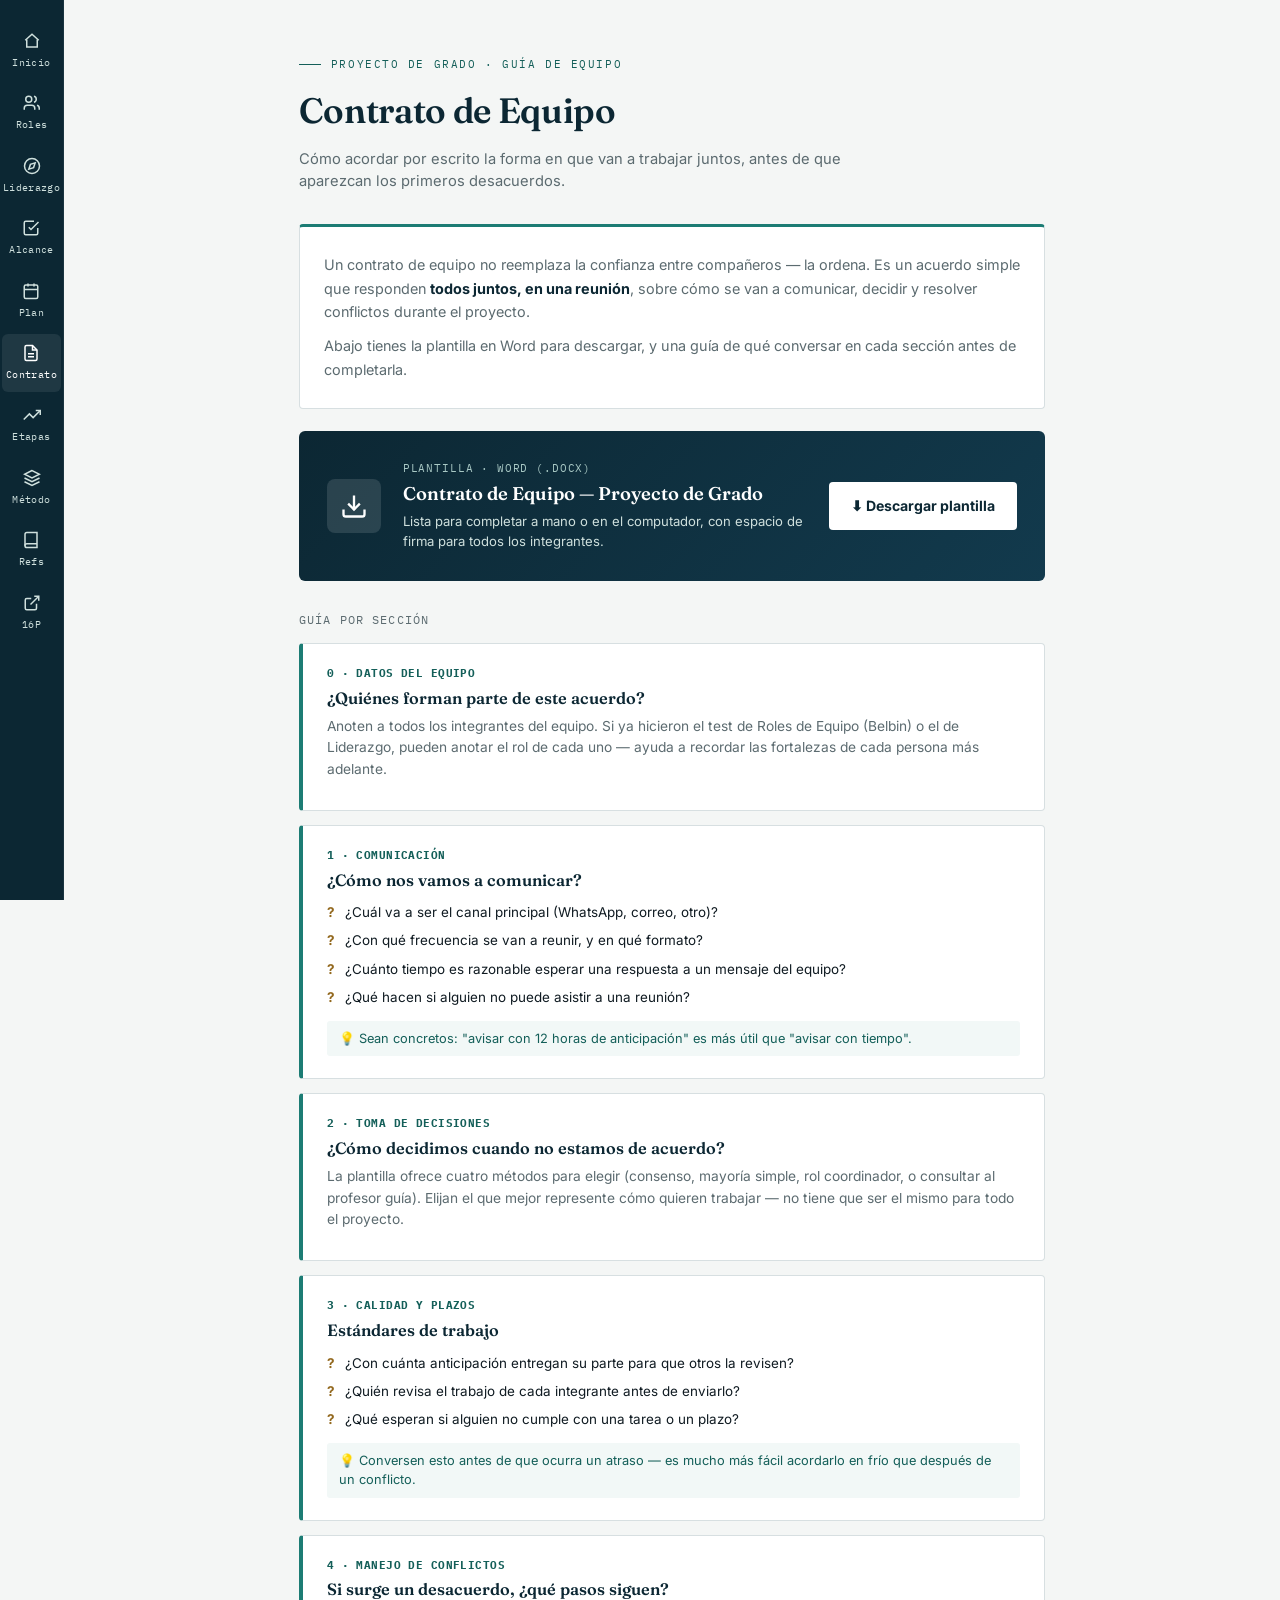
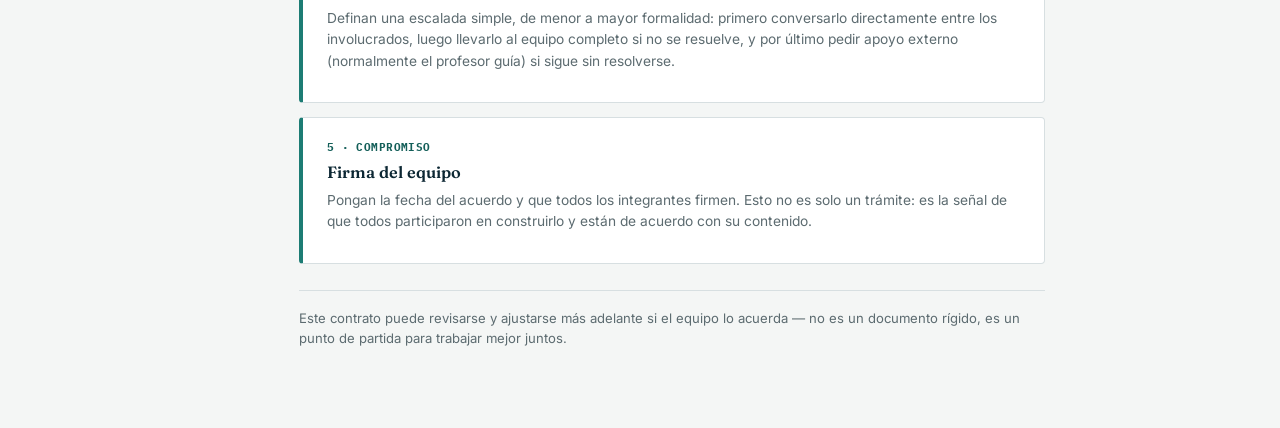
<file: contrato_equipo.html>
<!DOCTYPE html>
<html lang="es">
<head>
<meta charset="UTF-8">
<meta name="viewport" content="width=device-width, initial-scale=1.0">
<title>Contrato de Equipo · Proyecto de Grado</title>
<link rel="preconnect" href="https://fonts.googleapis.com">
<link rel="preconnect" href="https://fonts.gstatic.com" crossorigin>
<link href="https://fonts.googleapis.com/css2?family=Fraunces:ital,opsz,wght@0,9..144,500;0,9..144,600;1,9..144,500&family=Inter:wght@400;500;600&family=IBM+Plex+Mono:wght@400;500&display=swap" rel="stylesheet">
<style>
  :root {
    --ink: #101b22; --navy: #123a4d; --navy-deep: #0c2733;
    --paper: #f4f6f5; --paper-raised: #ffffff;
    --teal: #1c7c74; --teal-deep: #145f59;
    --gold: #b8862b; --gold-deep: #93691f;
    --line: #d7dfe1; --muted: #5c6b70;
  }
  * { box-sizing: border-box; margin: 0; padding: 0; }
  body { font-family: 'Inter', sans-serif; background: var(--paper); color: var(--ink); min-height: 100vh; line-height: 1.5; }

  .page-head { max-width: 900px; margin: 0 auto; padding: 56px 6vw 8px; }
  .eyebrow { font-family: 'IBM Plex Mono', monospace; font-size: 0.7rem; letter-spacing: 0.14em; text-transform: uppercase; color: var(--teal-deep); margin-bottom: 12px; display: flex; align-items: center; gap: 10px; }
  .eyebrow::before { content: ''; width: 22px; height: 1px; background: var(--teal-deep); display: inline-block; }
  .page-head h1 { font-family: 'Fraunces', serif; font-weight: 600; font-size: clamp(1.7rem, 3.6vw, 2.2rem); color: var(--navy-deep); letter-spacing: -0.01em; }
  .page-head .lede { margin-top: 10px; font-size: 0.92rem; color: var(--muted); max-width: 64ch; }

  .container { max-width: 900px; margin: 0 auto; padding: 24px 6vw 80px; }

  .intro-card { background: var(--paper-raised); border: 1px solid var(--line); border-top: 3px solid var(--teal); border-radius: 4px; padding: 26px 24px; margin-bottom: 22px; }
  .intro-card p { font-size: 0.9rem; line-height: 1.65; color: var(--muted); margin-bottom: 10px; }
  .intro-card p:last-child { margin-bottom: 0; }
  .intro-card strong { color: var(--navy-deep); }

  .download-card {
    background: linear-gradient(135deg, var(--navy-deep), var(--navy));
    border-radius: 6px; padding: 30px 28px; margin-bottom: 30px;
    display: flex; align-items: center; gap: 22px; flex-wrap: wrap;
  }
  .download-icon { flex-shrink: 0; width: 54px; height: 54px; border-radius: 8px; background: rgba(255,255,255,0.12); display:flex; align-items:center; justify-content:center; }
  .download-icon svg { width: 28px; height: 28px; color: #fff; }
  .download-body { flex: 1; min-width: 220px; }
  .download-body .dl-label { font-family: 'IBM Plex Mono', monospace; font-size: 0.66rem; letter-spacing: 0.08em; text-transform: uppercase; color: #a9c9c5; margin-bottom: 4px; }
  .download-body .dl-title { font-family: 'Fraunces', serif; font-size: 1.15rem; font-weight: 600; color: #fff; margin-bottom: 4px; }
  .download-body .dl-desc { font-size: 0.82rem; color: #cfe0dd; }
  .download-btn {
    flex-shrink: 0; display: inline-flex; align-items: center; gap: 8px;
    background: #fff; color: var(--navy-deep); font-weight: 700; font-size: 0.88rem;
    padding: 13px 22px; border-radius: 4px; text-decoration: none;
    transition: transform 0.15s ease, box-shadow 0.15s ease;
  }
  .download-btn:hover { transform: translateY(-2px); box-shadow: 0 8px 20px rgba(0,0,0,0.25); }

  .section-label { font-family: 'IBM Plex Mono', monospace; font-size: 0.72rem; letter-spacing: 0.1em; text-transform: uppercase; color: var(--muted); margin: 30px 0 14px; }

  .guide-card { background: var(--paper-raised); border: 1px solid var(--line); border-left: 4px solid var(--teal); border-radius: 4px; padding: 22px 24px; margin-bottom: 14px; }
  .guide-card .g-num { font-family:'IBM Plex Mono', monospace; font-size:0.66rem; color: var(--teal-deep); font-weight:700; letter-spacing:0.04em; text-transform:uppercase; margin-bottom:4px; }
  .guide-card .g-title { font-family: 'Fraunces', serif; font-size: 1.02rem; font-weight: 600; color: var(--navy-deep); margin-bottom: 6px; }
  .guide-card .g-desc { font-size: 0.86rem; color: var(--muted); line-height: 1.55; margin-bottom: 8px; }
  .guide-card ul.g-questions { list-style: none; margin-top: 6px; }
  .guide-card ul.g-questions li { font-size: 0.84rem; color: var(--ink); padding: 4px 0 4px 18px; position: relative; }
  .guide-card ul.g-questions li::before { content: '?'; position:absolute; left:0; color: var(--gold-deep); font-weight:700; }
  .guide-card .g-tip { margin-top: 10px; font-size: 0.8rem; color: var(--teal-deep); background: #f2f8f7; border-radius: 3px; padding: 8px 12px; }

  .footnote { margin-top: 26px; font-size: 0.82rem; color: var(--muted); border-top: 1px solid var(--line); padding-top: 18px; }
</style>
<link rel="stylesheet" href="sidebar.css">
</head>
<body>
<div id="sidebar-placeholder"></div>

<div class="page-head">
  <div class="eyebrow">PROYECTO DE GRADO · GUÍA DE EQUIPO</div>
  <h1>Contrato de Equipo</h1>
  <p class="lede">Cómo acordar por escrito la forma en que van a trabajar juntos, antes de que aparezcan los primeros desacuerdos.</p>
</div>

<div class="container">

  <div class="intro-card">
    <p>Un contrato de equipo no reemplaza la confianza entre compañeros — la ordena. Es un acuerdo simple que responden <strong>todos juntos, en una reunión</strong>, sobre cómo se van a comunicar, decidir y resolver conflictos durante el proyecto.</p>
    <p>Abajo tienes la plantilla en Word para descargar, y una guía de qué conversar en cada sección antes de completarla.</p>
  </div>

  <div class="download-card">
    <div class="download-icon">
      <svg viewBox="0 0 24 24" fill="none" stroke="currentColor" stroke-width="2"><path d="M21 15v4a2 2 0 0 1-2 2H5a2 2 0 0 1-2-2v-4"/><polyline points="7 10 12 15 17 10"/><line x1="12" y1="15" x2="12" y2="3"/></svg>
    </div>
    <div class="download-body">
      <div class="dl-label">Plantilla · Word (.docx)</div>
      <div class="dl-title">Contrato de Equipo — Proyecto de Grado</div>
      <div class="dl-desc">Lista para completar a mano o en el computador, con espacio de firma para todos los integrantes.</div>
    </div>
    <a class="download-btn" href="contrato_equipo_plantilla.docx" download>
      ⬇ Descargar plantilla
    </a>
  </div>

  <div class="section-label">Guía por sección</div>

  <div class="guide-card">
    <div class="g-num">0 · Datos del equipo</div>
    <div class="g-title">¿Quiénes forman parte de este acuerdo?</div>
    <div class="g-desc">Anoten a todos los integrantes del equipo. Si ya hicieron el test de Roles de Equipo (Belbin) o el de Liderazgo, pueden anotar el rol de cada uno — ayuda a recordar las fortalezas de cada persona más adelante.</div>
  </div>

  <div class="guide-card">
    <div class="g-num">1 · Comunicación</div>
    <div class="g-title">¿Cómo nos vamos a comunicar?</div>
    <ul class="g-questions">
      <li>¿Cuál va a ser el canal principal (WhatsApp, correo, otro)?</li>
      <li>¿Con qué frecuencia se van a reunir, y en qué formato?</li>
      <li>¿Cuánto tiempo es razonable esperar una respuesta a un mensaje del equipo?</li>
      <li>¿Qué hacen si alguien no puede asistir a una reunión?</li>
    </ul>
    <div class="g-tip">💡 Sean concretos: "avisar con 12 horas de anticipación" es más útil que "avisar con tiempo".</div>
  </div>

  <div class="guide-card">
    <div class="g-num">2 · Toma de decisiones</div>
    <div class="g-title">¿Cómo decidimos cuando no estamos de acuerdo?</div>
    <div class="g-desc">La plantilla ofrece cuatro métodos para elegir (consenso, mayoría simple, rol coordinador, o consultar al profesor guía). Elijan el que mejor represente cómo quieren trabajar — no tiene que ser el mismo para todo el proyecto.</div>
  </div>

  <div class="guide-card">
    <div class="g-num">3 · Calidad y plazos</div>
    <div class="g-title">Estándares de trabajo</div>
    <ul class="g-questions">
      <li>¿Con cuánta anticipación entregan su parte para que otros la revisen?</li>
      <li>¿Quién revisa el trabajo de cada integrante antes de enviarlo?</li>
      <li>¿Qué esperan si alguien no cumple con una tarea o un plazo?</li>
    </ul>
    <div class="g-tip">💡 Conversen esto antes de que ocurra un atraso — es mucho más fácil acordarlo en frío que después de un conflicto.</div>
  </div>

  <div class="guide-card">
    <div class="g-num">4 · Manejo de conflictos</div>
    <div class="g-title">Si surge un desacuerdo, ¿qué pasos siguen?</div>
    <div class="g-desc">Definan una escalada simple, de menor a mayor formalidad: primero conversarlo directamente entre los involucrados, luego llevarlo al equipo completo si no se resuelve, y por último pedir apoyo externo (normalmente el profesor guía) si sigue sin resolverse.</div>
  </div>

  <div class="guide-card">
    <div class="g-num">5 · Compromiso</div>
    <div class="g-title">Firma del equipo</div>
    <div class="g-desc">Pongan la fecha del acuerdo y que todos los integrantes firmen. Esto no es solo un trámite: es la señal de que todos participaron en construirlo y están de acuerdo con su contenido.</div>
  </div>

  <p class="footnote">Este contrato puede revisarse y ajustarse más adelante si el equipo lo acuerda — no es un documento rígido, es un punto de partida para trabajar mejor juntos.</p>

</div>
<script src="sidebar.js"></script>
</body>
</html>
</file>
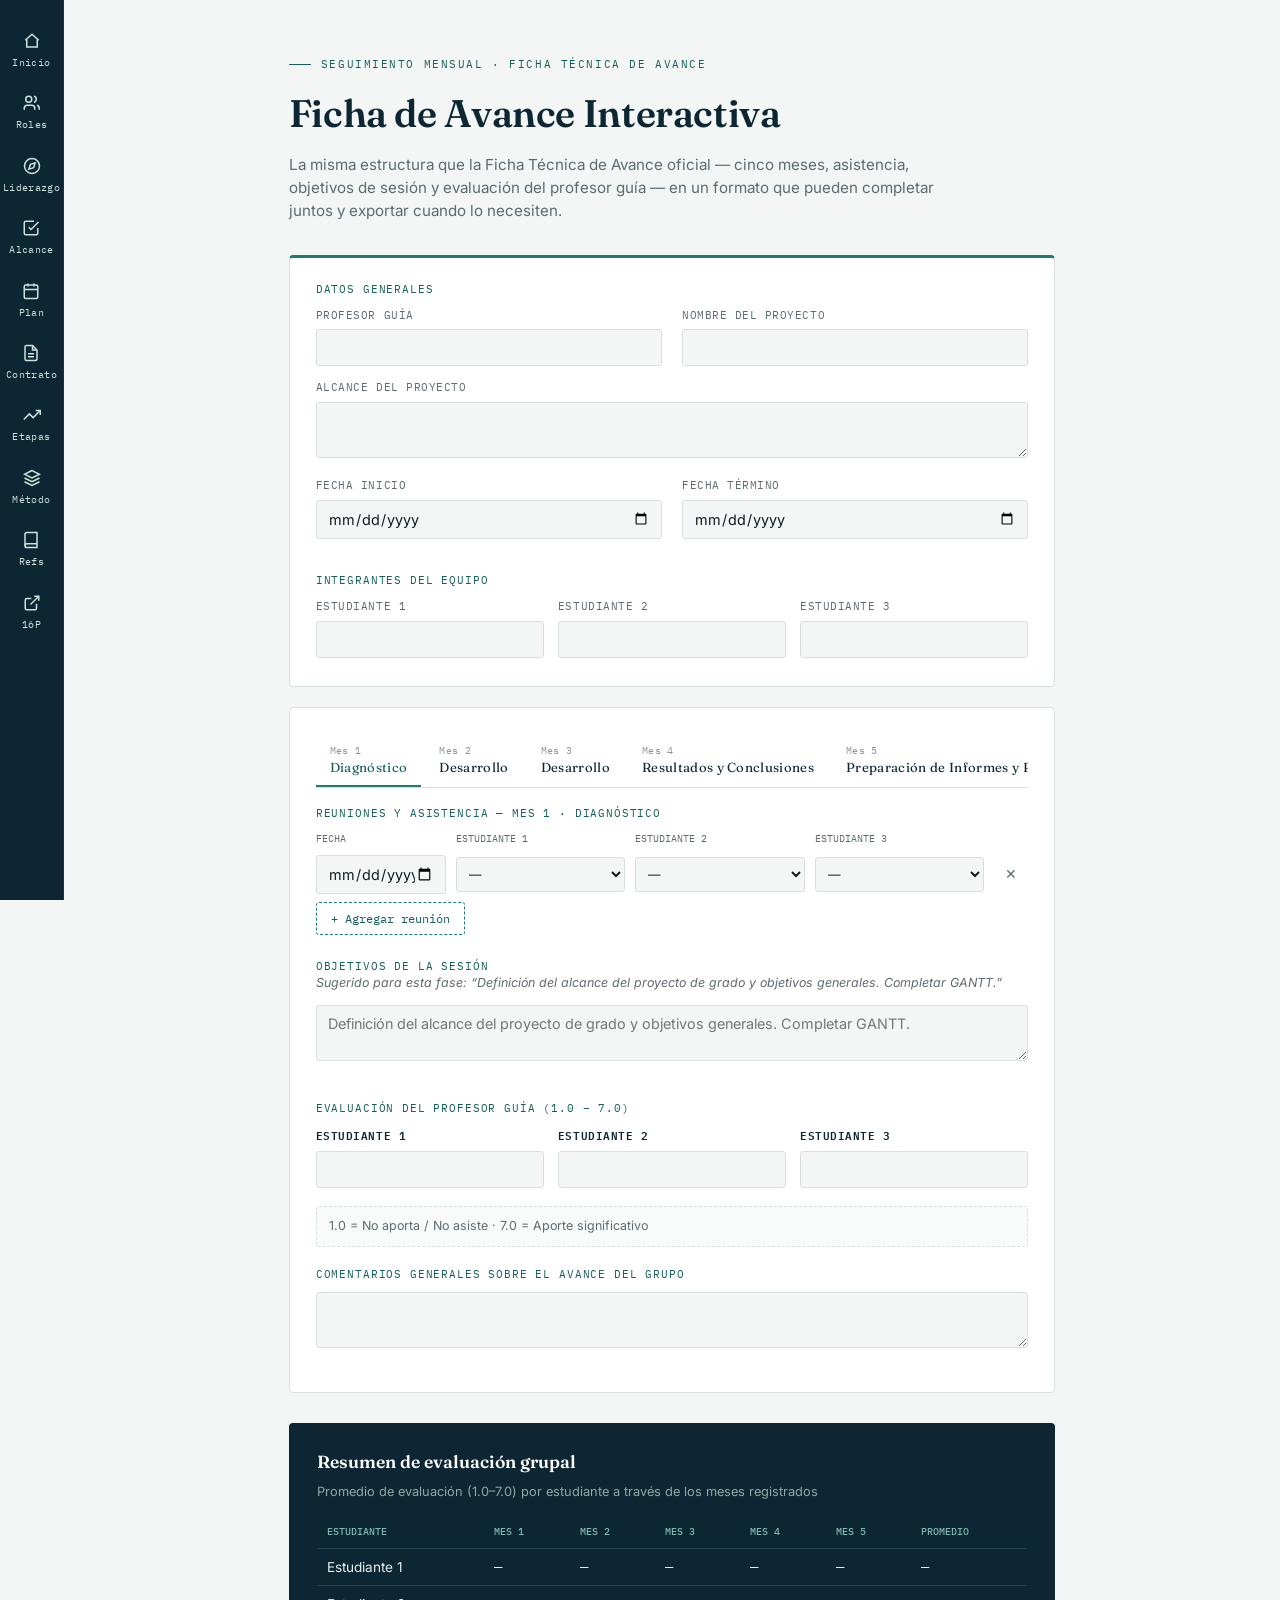
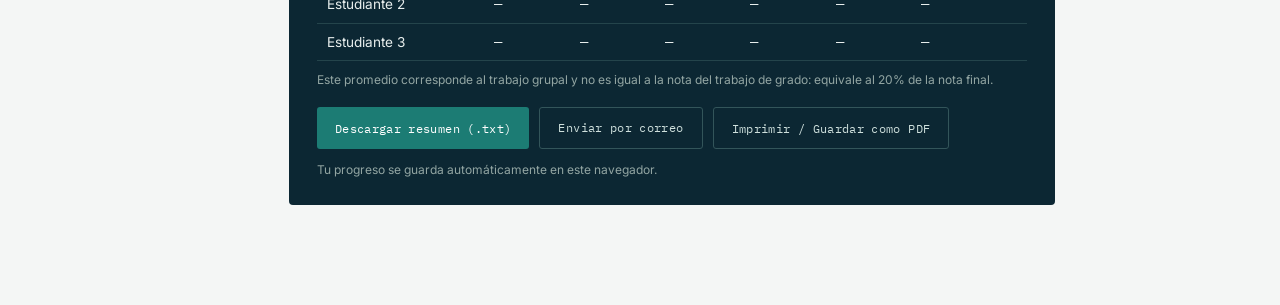
<file: ficha_avance.html>
<!DOCTYPE html>
<html lang="es">
<head>
<meta charset="UTF-8">
<meta name="viewport" content="width=device-width, initial-scale=1.0">
<title>Ficha de Avance Interactiva — Proyecto de Grado</title>
<link rel="preconnect" href="https://fonts.googleapis.com">
<link rel="preconnect" href="https://fonts.gstatic.com" crossorigin>
<link href="https://fonts.googleapis.com/css2?family=Fraunces:ital,opsz,wght@0,9..144,500;0,9..144,600;1,9..144,500&family=Inter:wght@400;500;600&family=IBM+Plex+Mono:wght@400;500&display=swap" rel="stylesheet">
<style>
  :root {
    --ink: #101b22;
    --navy: #123a4d;
    --navy-deep: #0c2733;
    --paper: #f4f6f5;
    --paper-raised: #ffffff;
    --teal: #1c7c74;
    --teal-deep: #145f59;
    --gold: #b8862b;
    --gold-deep: #93691f;
    --line: #d7dfe1;
    --muted: #5c6b70;
  }
  * { box-sizing: border-box; margin: 0; padding: 0; }
  body { font-family: 'Inter', sans-serif; background: var(--paper); color: var(--ink); min-height: 100vh; line-height: 1.5; }

  .page-head { max-width: 920px; margin: 0 auto; padding: 56px 6vw 8px; }
  .eyebrow {
    font-family: 'IBM Plex Mono', monospace;
    font-size: 0.7rem; letter-spacing: 0.14em; text-transform: uppercase;
    color: var(--teal-deep); margin-bottom: 12px;
    display: flex; align-items: center; gap: 10px;
  }
  .eyebrow::before { content: ''; width: 22px; height: 1px; background: var(--teal-deep); display: inline-block; }
  .page-head h1 {
    font-family: 'Fraunces', serif; font-weight: 600;
    font-size: clamp(1.8rem, 3.8vw, 2.4rem); color: var(--navy-deep); letter-spacing: -0.01em;
  }
  .page-head .lede { margin-top: 12px; font-size: 0.95rem; color: var(--muted); max-width: 66ch; }

  .container { max-width: 920px; margin: 0 auto; padding: 24px 6vw 100px; }

  .card { background: var(--paper-raised); border: 1px solid var(--line); border-radius: 4px; padding: 24px 26px; margin-bottom: 20px; }
  .card.head-card { border-top: 3px solid var(--teal); }

  label { display: block; font-family: 'IBM Plex Mono', monospace; font-size: 0.66rem; letter-spacing: 0.05em; text-transform: uppercase; color: var(--muted); margin-bottom: 6px; }
  input[type=text], input[type=date], input[type=number], textarea, select {
    width: 100%; font-family: 'Inter', sans-serif; font-size: 0.9rem; color: var(--ink);
    background: var(--paper); border: 1px solid var(--line); border-radius: 3px; padding: 9px 11px;
    margin-bottom: 14px;
  }
  input:focus, textarea:focus, select:focus { outline: none; border-color: var(--teal); background: #fff; }
  textarea { min-height: 56px; resize: vertical; font-family: 'Inter', sans-serif; }

  .head-grid { display: grid; grid-template-columns: 1fr 1fr; gap: 0 20px; }
  .head-grid .full { grid-column: 1 / -1; }
  @media (max-width: 640px) { .head-grid { grid-template-columns: 1fr; } }

  .students-row { display: grid; grid-template-columns: repeat(3, 1fr); gap: 14px; margin-bottom: 4px; }
  @media (max-width: 640px) { .students-row { grid-template-columns: 1fr; } }

  /* Tabs */
  .month-tabs { display: flex; gap: 4px; overflow-x: auto; margin-bottom: 18px; border-bottom: 1px solid var(--line); }
  .month-tab {
    font-family: 'IBM Plex Mono', monospace; font-size: 0.68rem; letter-spacing: 0.03em; color: var(--muted);
    background: none; border: none; padding: 12px 14px 10px; cursor: pointer; white-space: nowrap;
    border-bottom: 2px solid transparent; text-align: left;
  }
  .month-tab .tab-month { display: block; font-size: 0.62rem; opacity: 0.7; }
  .month-tab .tab-phase { display: block; font-family: 'Fraunces', serif; font-size: 0.82rem; color: var(--navy-deep); margin-top: 2px; }
  .month-tab.active { border-bottom-color: var(--teal); }
  .month-tab.active .tab-phase { color: var(--teal-deep); }

  .month-panel { display: none; }
  .month-panel.active { display: block; }

  .subsection-label {
    font-family: 'IBM Plex Mono', monospace; font-size: 0.66rem; letter-spacing: 0.08em; text-transform: uppercase;
    color: var(--teal-deep); margin: 20px 0 10px;
  }
  .subsection-label:first-child { margin-top: 0; }

  .meeting-row {
    display: grid; grid-template-columns: 130px repeat(3, 1fr) 34px; gap: 10px; align-items: center; margin-bottom: 8px;
  }
  .meeting-row .att-select { margin-bottom: 0; padding: 8px 8px; font-size: 0.78rem; }
  .meeting-row input[type=date] { margin-bottom: 0; }
  .att-head { display: grid; grid-template-columns: 130px repeat(3, 1fr) 34px; gap: 10px; margin-bottom: 8px; }
  .att-head span { font-family: 'IBM Plex Mono', monospace; font-size: 0.62rem; text-transform: uppercase; color: var(--muted); }
  .remove-row { background: none; border: none; color: var(--muted); cursor: pointer; font-size: 0.85rem; }
  .remove-row:hover { color: #b3413a; }
  @media (max-width: 700px) {
    .meeting-row, .att-head { grid-template-columns: 100px repeat(3, 1fr) 24px; }
  }

  .add-btn {
    font-family: 'IBM Plex Mono', monospace; font-size: 0.72rem; color: var(--teal-deep);
    background: none; border: 1px dashed var(--teal); border-radius: 3px; padding: 8px 14px;
    cursor: pointer; margin-bottom: 4px; transition: background 0.15s ease;
  }
  .add-btn:hover { background: #f2f8f7; }

  .eval-grid { display: grid; grid-template-columns: repeat(3, 1fr); gap: 14px; }
  @media (max-width: 640px) { .eval-grid { grid-template-columns: 1fr; } }
  .eval-grid label span { color: var(--navy-deep); font-weight: 600; }

  .avg-note { font-size: 0.78rem; color: var(--muted); background: #f9fbfa; border: 1px dashed var(--line); border-radius: 3px; padding: 10px 12px; margin-top: 4px; }

  .suggestion { font-size: 0.78rem; color: var(--muted); font-style: italic; margin: -10px 0 12px; }

  .summary-card { background: var(--navy-deep); border-radius: 4px; padding: 26px 28px; margin-top: 30px; color: #e8eeed; }
  .summary-card h2 { font-family: 'Fraunces', serif; font-weight: 600; font-size: 1.1rem; margin-bottom: 6px; color: #fff; }
  .summary-card .sub { font-size: 0.8rem; color: #93a6a3; margin-bottom: 16px; }
  .avg-table { width: 100%; border-collapse: collapse; font-size: 0.85rem; margin-bottom: 6px; }
  .avg-table th, .avg-table td { text-align: left; padding: 8px 10px; border-bottom: 1px solid #24444b; }
  .avg-table th { font-family: 'IBM Plex Mono', monospace; font-size: 0.62rem; text-transform: uppercase; color: #7fb8b0; font-weight: 500; }
  .avg-table td.num { font-family: 'IBM Plex Mono', monospace; }
  .weight-note { font-size: 0.75rem; color: #93a6a3; margin-top: 10px; }

  .actions { display: flex; gap: 10px; margin-top: 18px; flex-wrap: wrap; }
  .btn {
    font-family: 'IBM Plex Mono', monospace; font-size: 0.75rem; letter-spacing: 0.03em;
    padding: 11px 18px; border-radius: 3px; cursor: pointer; border: none; text-decoration: none; display: inline-block;
  }
  .btn-primary { background: var(--teal); color: #fff; }
  .btn-primary:hover { background: var(--teal-deep); }
  .btn-ghost { background: transparent; color: #cfe0dd; border: 1px solid #33555a; }
  .btn-ghost:hover { border-color: #7fb8b0; color: #fff; }
  .save-note { font-size: 0.75rem; color: #93a6a3; margin-top: 12px; }

  @media print {
    .site-sidebar, .page-head .eyebrow, .actions, .month-tabs, .add-btn, .remove-row { display: none !important; }
    body { padding-left: 0; }
    .month-panel { display: block !important; page-break-inside: avoid; margin-bottom: 24px; }
    .summary-card { background: #fff; color: #000; border: 1px solid #000; }
    .summary-card h2, .summary-card .sub, .weight-note, .avg-table th { color: #000 !important; }
  }
</style>
<link rel="stylesheet" href="sidebar.css">
</head>
<body>
<div id="sidebar-placeholder"></div>

<div class="page-head">
  <div class="eyebrow">SEGUIMIENTO MENSUAL · FICHA TÉCNICA DE AVANCE</div>
  <h1>Ficha de Avance Interactiva</h1>
  <p class="lede">La misma estructura que la Ficha Técnica de Avance oficial — cinco meses, asistencia, objetivos de sesión y evaluación del profesor guía — en un formato que pueden completar juntos y exportar cuando lo necesiten.</p>
</div>

<div class="container">

  <div class="card head-card">
    <div class="subsection-label">Datos generales</div>
    <div class="head-grid">
      <div>
        <label for="f-profesor">Profesor guía</label>
        <input type="text" id="f-profesor">
      </div>
      <div>
        <label for="f-proyecto">Nombre del proyecto</label>
        <input type="text" id="f-proyecto">
      </div>
      <div class="full">
        <label for="f-alcance">Alcance del proyecto</label>
        <textarea id="f-alcance"></textarea>
      </div>
      <div>
        <label for="f-inicio">Fecha inicio</label>
        <input type="date" id="f-inicio">
      </div>
      <div>
        <label for="f-termino">Fecha término</label>
        <input type="date" id="f-termino">
      </div>
    </div>
    <div class="subsection-label">Integrantes del equipo</div>
    <div class="students-row">
      <div><label for="f-est1">Estudiante 1</label><input type="text" id="f-est1" style="margin-bottom:0;"></div>
      <div><label for="f-est2">Estudiante 2</label><input type="text" id="f-est2" style="margin-bottom:0;"></div>
      <div><label for="f-est3">Estudiante 3</label><input type="text" id="f-est3" style="margin-bottom:0;"></div>
    </div>
  </div>

  <div class="card">
    <div class="month-tabs" id="month-tabs"></div>
    <div id="month-panels"></div>
  </div>

  <div class="summary-card">
    <h2>Resumen de evaluación grupal</h2>
    <div class="sub">Promedio de evaluación (1.0–7.0) por estudiante a través de los meses registrados</div>
    <table class="avg-table" id="avg-table"></table>
    <p class="weight-note">Este promedio corresponde al trabajo grupal y no es igual a la nota del trabajo de grado: equivale al 20% de la nota final.</p>
    <div class="actions">
      <button class="btn btn-primary" id="btn-descargar" type="button">Descargar resumen (.txt)</button>
      <a class="btn btn-ghost" id="btn-email" href="#">Enviar por correo</a>
      <button class="btn btn-ghost" id="btn-imprimir" type="button">Imprimir / Guardar como PDF</button>
    </div>
    <p class="save-note">Tu progreso se guarda automáticamente en este navegador.</p>
  </div>

</div>
<script src="sidebar.js"></script>
<script>
(function(){
  const $ = (id) => document.getElementById(id);
  const STORAGE_KEY = 'mgpe_ficha_avance_v1';

  const MONTHS = [
    { label: 'Mes 1', phase: 'Diagnóstico', suggestion: 'Definición del alcance del proyecto de grado y objetivos generales. Completar GANTT.' },
    { label: 'Mes 2', phase: 'Desarrollo', suggestion: 'Análisis estratégico realizado y análisis de la información relevante.' },
    { label: 'Mes 3', phase: 'Desarrollo', suggestion: 'Continuación del trabajo de campo y análisis de la información.' },
    { label: 'Mes 4', phase: 'Resultados y Conclusiones', suggestion: 'Evaluación del proyecto, indicando el beneficio de su desarrollo.' },
    { label: 'Mes 5', phase: 'Preparación de Informes y Presentación', suggestion: 'Revisión del documento escrito, revisión de la PPT final y plazo máximo para presentación del examen de grado.' }
  ];

  let state = {
    profesor: '', proyecto: '', alcance: '', inicio: '', termino: '',
    est: ['', '', ''],
    months: MONTHS.map(() => ({ meetings: [{ date: '', att: ['', '', ''] }], objetivos: '', evals: ['', '', ''], comentarios: '' })),
    activeMonth: 0
  };

  function load() {
    try {
      const raw = localStorage.getItem(STORAGE_KEY);
      if (raw) {
        const parsed = JSON.parse(raw);
        state = Object.assign(state, parsed);
      }
    } catch (e) { /* sin almacenamiento disponible */ }
  }
  function save() {
    try { localStorage.setItem(STORAGE_KEY, JSON.stringify(state)); } catch (e) {}
  }

  function studentName(i) {
    return (state.est[i] && state.est[i].trim()) || `Estudiante ${i + 1}`;
  }

  function renderTabs() {
    const tabs = $('month-tabs');
    tabs.innerHTML = '';
    MONTHS.forEach((m, i) => {
      const btn = document.createElement('button');
      btn.className = 'month-tab' + (state.activeMonth === i ? ' active' : '');
      btn.type = 'button';
      btn.innerHTML = `<span class="tab-month">${m.label}</span><span class="tab-phase">${m.phase}</span>`;
      btn.addEventListener('click', () => { state.activeMonth = i; save(); renderTabs(); renderPanels(); });
      tabs.appendChild(btn);
    });
  }

  function renderMeetingRows(mi) {
    const month = state.months[mi];
    const wrap = document.createElement('div');
    wrap.innerHTML = `<div class="att-head"><span>Fecha</span><span>${studentName(0)}</span><span>${studentName(1)}</span><span>${studentName(2)}</span><span></span></div>`;
    month.meetings.forEach((meeting, ri) => {
      const row = document.createElement('div');
      row.className = 'meeting-row';
      const dateInput = document.createElement('input');
      dateInput.type = 'date'; dateInput.value = meeting.date; dateInput.style.marginBottom = '0';
      dateInput.addEventListener('input', e => { meeting.date = e.target.value; save(); });
      row.appendChild(dateInput);

      for (let s = 0; s < 3; s++) {
        const sel = document.createElement('select');
        sel.className = 'att-select';
        sel.innerHTML = `<option value="">—</option><option value="A"${meeting.att[s]==='A'?' selected':''}>Asiste</option><option value="N"${meeting.att[s]==='N'?' selected':''}>No asiste</option>`;
        sel.addEventListener('change', e => { meeting.att[s] = e.target.value; save(); });
        row.appendChild(sel);
      }

      const rm = document.createElement('button');
      rm.className = 'remove-row'; rm.type = 'button'; rm.textContent = '✕';
      rm.title = 'Quitar reunión';
      rm.addEventListener('click', () => {
        if (month.meetings.length > 1) { month.meetings.splice(ri, 1); save(); renderPanels(); }
      });
      row.appendChild(rm);
      wrap.appendChild(row);
    });
    return wrap;
  }

  function renderPanels() {
    const container = $('month-panels');
    container.innerHTML = '';
    MONTHS.forEach((m, mi) => {
      const month = state.months[mi];
      const panel = document.createElement('div');
      panel.className = 'month-panel' + (state.activeMonth === mi ? ' active' : '');

      panel.innerHTML = `<div class="subsection-label">Reuniones y asistencia — ${m.label} · ${m.phase}</div>`;
      panel.appendChild(renderMeetingRows(mi));

      const addMeetingBtn = document.createElement('button');
      addMeetingBtn.className = 'add-btn'; addMeetingBtn.type = 'button';
      addMeetingBtn.textContent = '+ Agregar reunión';
      addMeetingBtn.addEventListener('click', () => { month.meetings.push({ date: '', att: ['', '', ''] }); save(); renderPanels(); });
      panel.appendChild(addMeetingBtn);

      const objLabel = document.createElement('div');
      objLabel.className = 'subsection-label'; objLabel.textContent = 'Objetivos de la sesión';
      panel.appendChild(objLabel);

      const sugg = document.createElement('div');
      sugg.className = 'suggestion';
      sugg.textContent = 'Sugerido para esta fase: “' + m.suggestion + '”';
      panel.appendChild(sugg);

      const objInput = document.createElement('textarea');
      objInput.value = month.objetivos;
      objInput.placeholder = m.suggestion;
      objInput.addEventListener('input', e => { month.objetivos = e.target.value; save(); });
      panel.appendChild(objInput);

      const evalLabel = document.createElement('div');
      evalLabel.className = 'subsection-label'; evalLabel.textContent = 'Evaluación del profesor guía (1.0 – 7.0)';
      panel.appendChild(evalLabel);

      const evalGrid = document.createElement('div');
      evalGrid.className = 'eval-grid';
      for (let s = 0; s < 3; s++) {
        const field = document.createElement('div');
        const lab = document.createElement('label');
        lab.innerHTML = `<span>${studentName(s)}</span>`;
        const inp = document.createElement('input');
        inp.type = 'number'; inp.min = '1'; inp.max = '7'; inp.step = '0.1';
        inp.value = month.evals[s];
        inp.addEventListener('input', e => { month.evals[s] = e.target.value; save(); renderSummary(); });
        field.appendChild(lab); field.appendChild(inp);
        evalGrid.appendChild(field);
      }
      panel.appendChild(evalGrid);

      const note = document.createElement('div');
      note.className = 'avg-note';
      note.textContent = '1.0 = No aporta / No asiste  ·  7.0 = Aporte significativo';
      panel.appendChild(note);

      const comLabel = document.createElement('div');
      comLabel.className = 'subsection-label'; comLabel.textContent = 'Comentarios generales sobre el avance del grupo';
      panel.appendChild(comLabel);

      const comInput = document.createElement('textarea');
      comInput.value = month.comentarios;
      comInput.addEventListener('input', e => { month.comentarios = e.target.value; save(); });
      panel.appendChild(comInput);

      container.appendChild(panel);
    });
  }

  function renderSummary() {
    const table = $('avg-table');
    let rows = '<tr><th>Estudiante</th>' + MONTHS.map(m => `<th>${m.label}</th>`).join('') + '<th>Promedio</th></tr>';
    for (let s = 0; s < 3; s++) {
      const vals = state.months.map(m => parseFloat(m.evals[s])).filter(v => !isNaN(v));
      const avg = vals.length ? (vals.reduce((a,b) => a+b, 0) / vals.length).toFixed(1) : '—';
      rows += `<tr><td>${studentName(s)}</td>` + state.months.map(m => `<td class="num">${m.evals[s] || '—'}</td>`).join('') + `<td class="num">${avg}</td></tr>`;
    }
    table.innerHTML = rows;
  }

  function plainTextSummary() {
    let out = 'FICHA DE AVANCE — PROYECTO DE GRADO\n';
    out += `Proyecto: ${state.proyecto || '—'}\n`;
    out += `Profesor guía: ${state.profesor || '—'}\n`;
    out += `Alcance: ${state.alcance || '—'}\n`;
    out += `Periodo: ${state.inicio || '—'} a ${state.termino || '—'}\n`;
    out += `Equipo: ${[0,1,2].map(studentName).join(', ')}\n\n`;
    MONTHS.forEach((m, mi) => {
      const month = state.months[mi];
      out += `--- ${m.label} · ${m.phase} ---\n`;
      out += 'Reuniones:\n';
      month.meetings.forEach(meeting => {
        if (meeting.date || meeting.att.some(Boolean)) {
          out += `  ${meeting.date || 'sin fecha'}: ` + [0,1,2].map(s => `${studentName(s)}=${meeting.att[s] || '—'}`).join(', ') + '\n';
        }
      });
      out += `Objetivos de la sesión: ${month.objetivos || '(sin registrar)'}\n`;
      out += 'Evaluación: ' + [0,1,2].map(s => `${studentName(s)}=${month.evals[s] || '—'}`).join(', ') + '\n';
      out += `Comentarios: ${month.comentarios || '(sin comentarios)'}\n\n`;
    });
    out += 'Nota: el promedio de evaluación grupal equivale al 20% de la nota final del trabajo de grado.\n';
    return out;
  }

  // Header field bindings
  const headerFields = [
    ['f-profesor', 'profesor'], ['f-proyecto', 'proyecto'], ['f-alcance', 'alcance'],
    ['f-inicio', 'inicio'], ['f-termino', 'termino']
  ];
  headerFields.forEach(([id, key]) => {
    $(id).addEventListener('input', e => { state[key] = e.target.value; save(); });
  });
  ['f-est1', 'f-est2', 'f-est3'].forEach((id, i) => {
    $(id).addEventListener('input', e => { state.est[i] = e.target.value; save(); renderPanels(); renderSummary(); });
  });

  $('btn-descargar').addEventListener('click', () => {
    const blob = new Blob([plainTextSummary()], { type: 'text/plain;charset=utf-8' });
    const url = URL.createObjectURL(blob);
    const a = document.createElement('a');
    a.href = url; a.download = 'ficha_avance_proyecto_grado.txt';
    document.body.appendChild(a); a.click(); document.body.removeChild(a);
    URL.revokeObjectURL(url);
  });

  $('btn-email').addEventListener('click', (e) => {
    e.preventDefault();
    const subject = encodeURIComponent('Ficha de Avance' + (state.proyecto ? ' — ' + state.proyecto : ''));
    const body = encodeURIComponent(plainTextSummary());
    window.location.href = `mailto:?subject=${subject}&body=${body}`;
  });

  $('btn-imprimir').addEventListener('click', () => window.print());

  load();
  $('f-profesor').value = state.profesor;
  $('f-proyecto').value = state.proyecto;
  $('f-alcance').value = state.alcance;
  $('f-inicio').value = state.inicio;
  $('f-termino').value = state.termino;
  $('f-est1').value = state.est[0]; $('f-est2').value = state.est[1]; $('f-est3').value = state.est[2];
  renderTabs();
  renderPanels();
  renderSummary();
})();
</script>
</body>
</html>
</file>
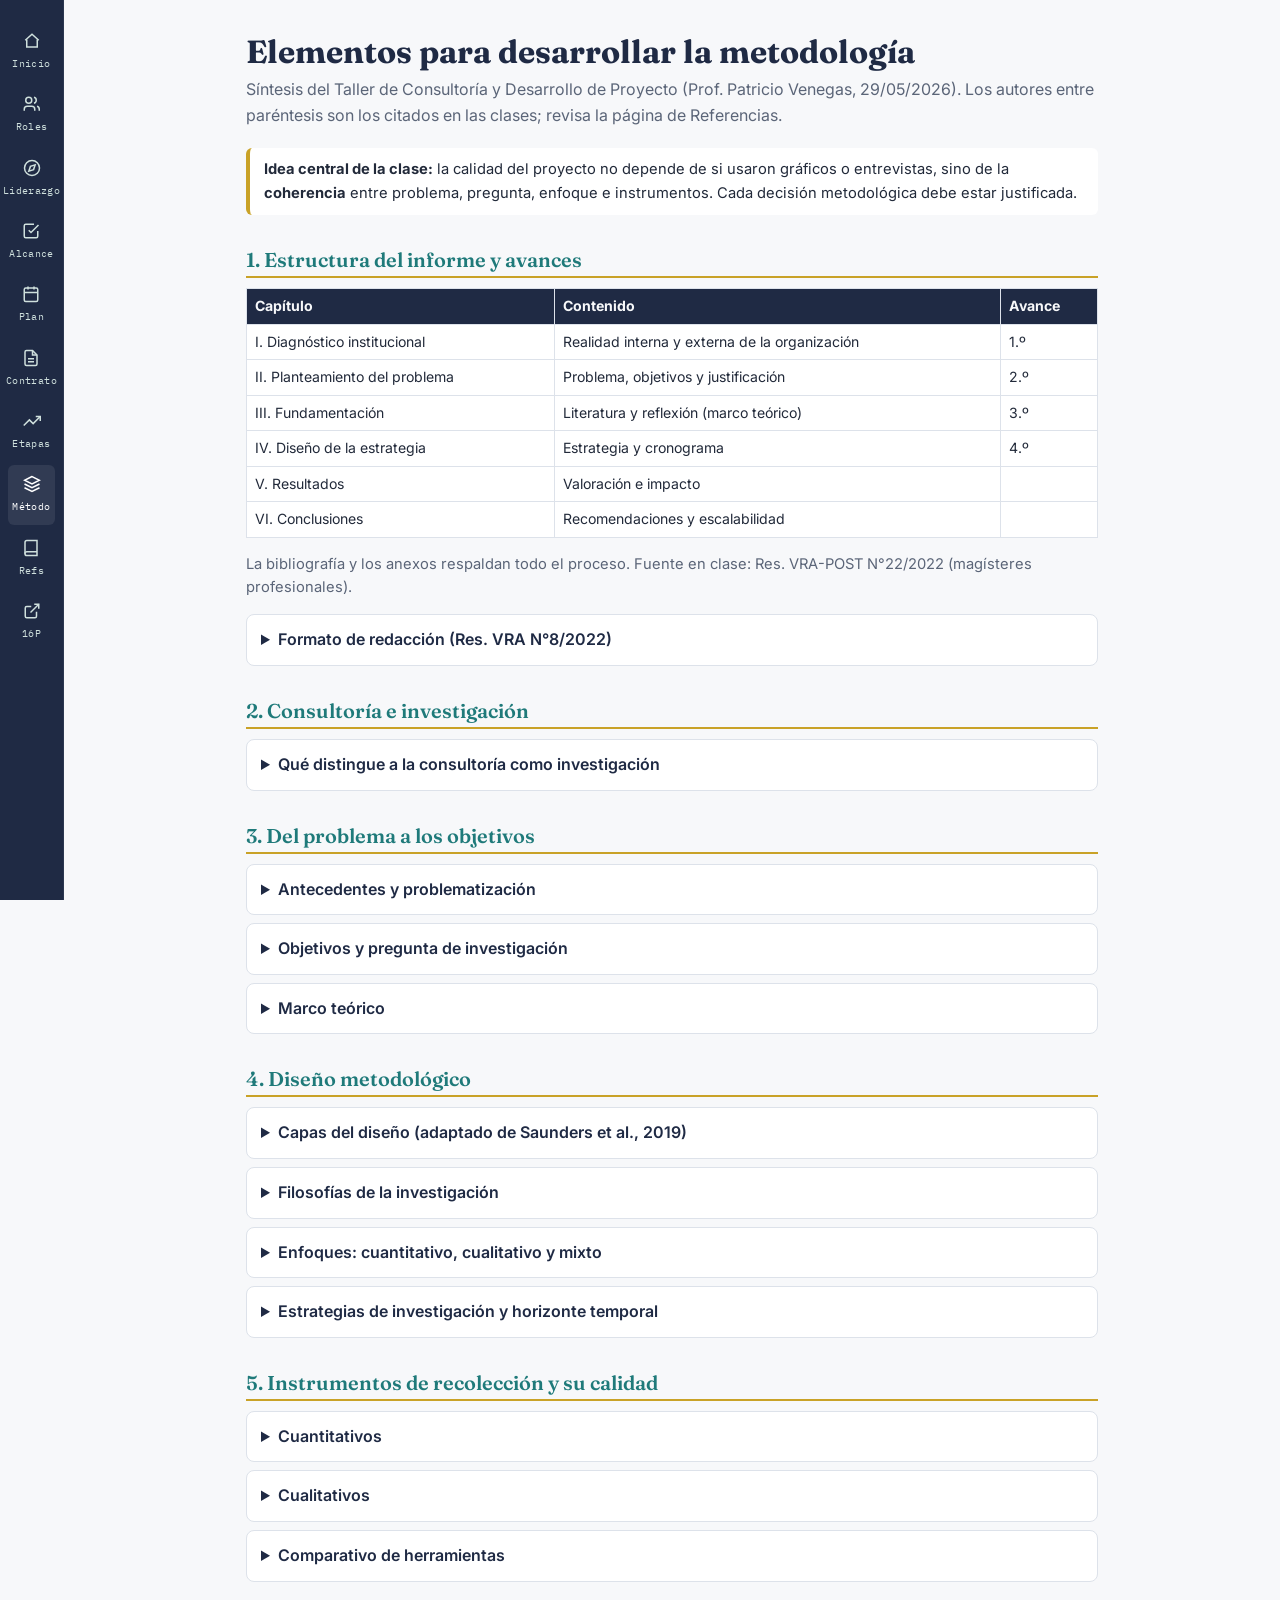
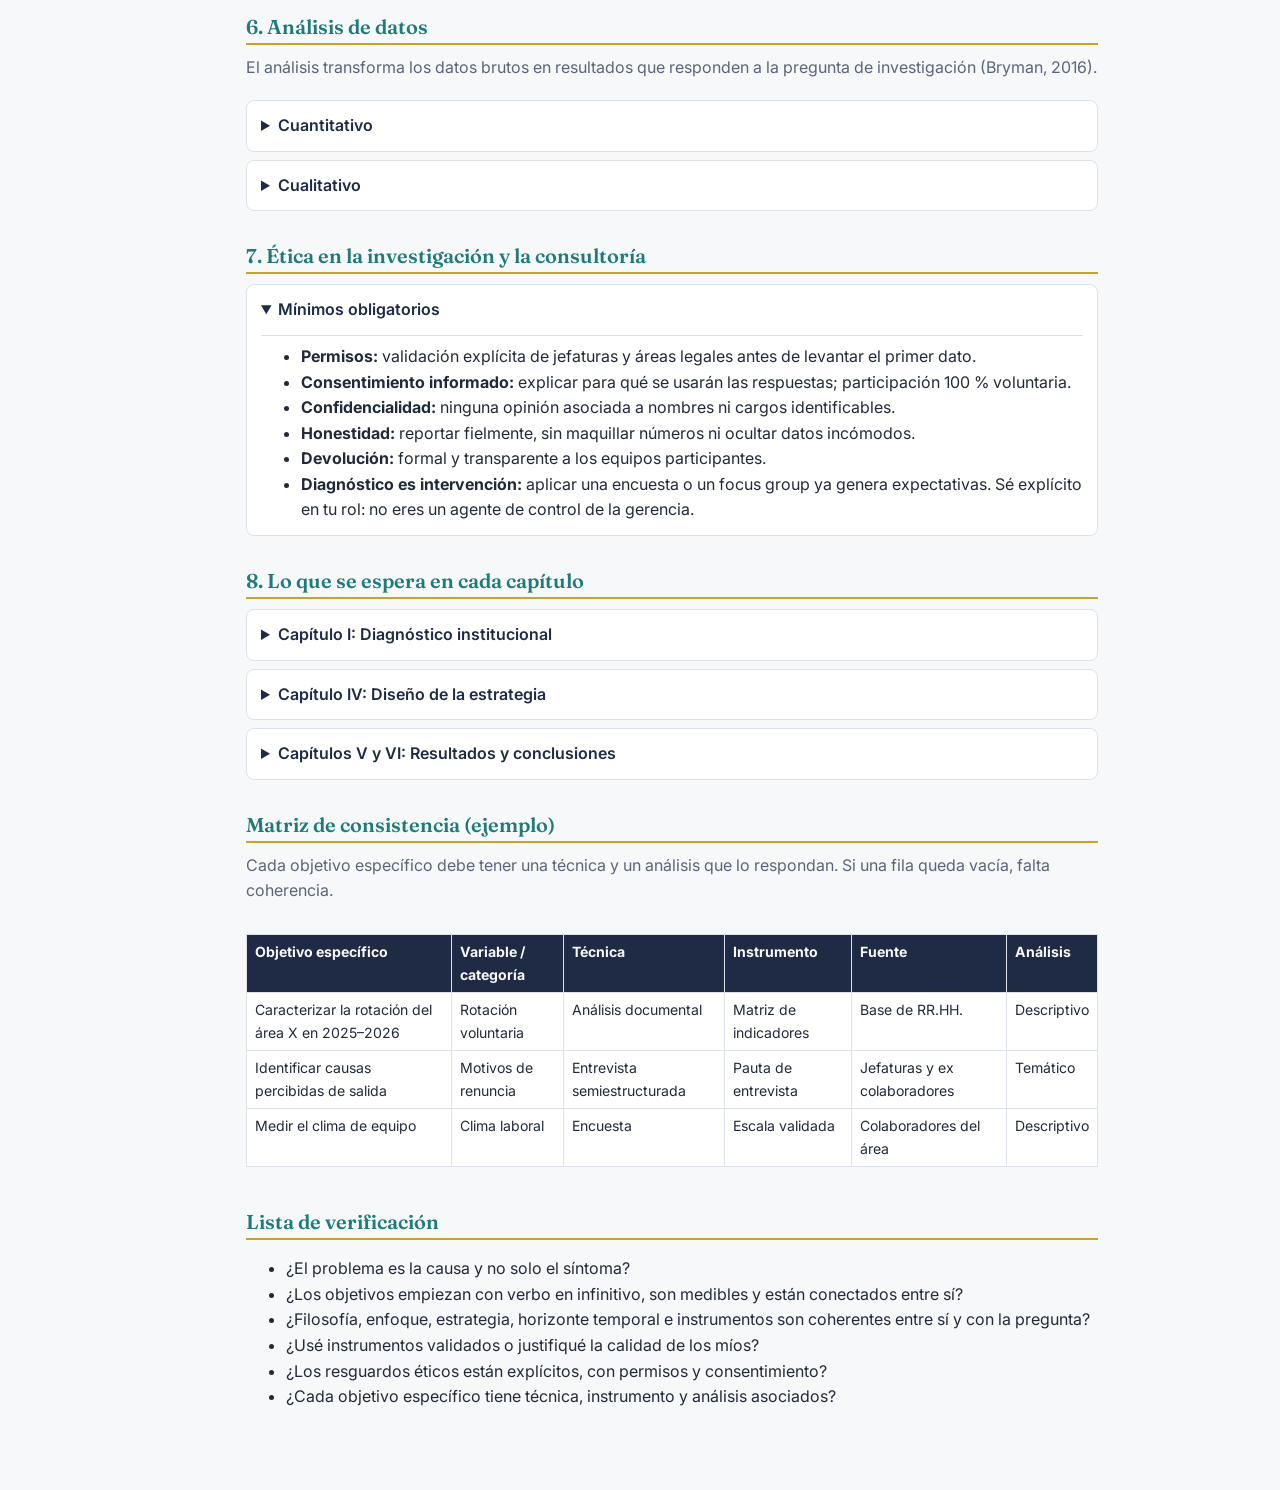
<file: metodologia.html>
<!DOCTYPE html>
<html lang="es"><head><meta charset="utf-8"><meta name="viewport" content="width=device-width,initial-scale=1">
<title>Elementos de metodología | Proyecto de Grado</title><link rel="stylesheet" href="recursos.css"><link rel="stylesheet" href="sidebar.css"></head>
<body><div id="sidebar-placeholder"></div><script src="sidebar.js"></script>
<main class="page">
<h1>Elementos para desarrollar la metodología</h1>
<p class="lead">Síntesis del Taller de Consultoría y Desarrollo de Proyecto (Prof. Patricio Venegas, 29/05/2026). Los autores entre paréntesis son los citados en las clases; revisa la página de Referencias.</p>
<div class="note"><b>Idea central de la clase:</b> la calidad del proyecto no depende de si usaron gráficos o entrevistas, sino de la <b>coherencia</b> entre problema, pregunta, enfoque e instrumentos. Cada decisión metodológica debe estar justificada.</div>

<h2>1. Estructura del informe y avances</h2>
<table><tr><th>Capítulo</th><th>Contenido</th><th>Avance</th></tr>
<tr><td>I. Diagnóstico institucional</td><td>Realidad interna y externa de la organización</td><td>1.º</td></tr>
<tr><td>II. Planteamiento del problema</td><td>Problema, objetivos y justificación</td><td>2.º</td></tr>
<tr><td>III. Fundamentación</td><td>Literatura y reflexión (marco teórico)</td><td>3.º</td></tr>
<tr><td>IV. Diseño de la estrategia</td><td>Estrategia y cronograma</td><td>4.º</td></tr>
<tr><td>V. Resultados</td><td>Valoración e impacto</td><td></td></tr>
<tr><td>VI. Conclusiones</td><td>Recomendaciones y escalabilidad</td><td></td></tr></table>
<p class="ex">La bibliografía y los anexos respaldan todo el proceso. Fuente en clase: Res. VRA-POST N°22/2022 (magísteres profesionales).</p>
<details><summary>Formato de redacción (Res. VRA N°8/2022)</summary>
<ul><li>Redacción formal en 3.ª persona singular.</li><li>Márgenes de 2,5 cm por todos lados.</li><li>Arial 12 (Calibri 9 permitido en anexos, tablas e ilustraciones).</li><li>Cuerpo a 1,5 interlíneas; resumen sencillo; títulos a triple espacio.</li><li>Paginación: números romanos en preliminares y arábigos desde la Introducción.</li></ul></details>

<h2>2. Consultoría e investigación</h2>
<details><summary>Qué distingue a la consultoría como investigación</summary>
<p>La consultoría es una intervención especializada para diagnosticar problemas organizacionales y proponer soluciones fundamentadas (Schein, 2010). Se distingue de la asesoría por su metodología estructurada, su recolección de datos y su análisis sistemático.</p>
<ul><li><b>Investigación académica:</b> busca conocimiento generalizable, con neutralidad y plazos amplios.</li><li><b>Consultoría como investigación:</b> resuelve un problema específico de una organización. El consultor es parte activa del proceso, adapta el rigor al contexto y trabaja con plazos acotados, hacia recomendaciones accionables.</li></ul>
<p><b>Roles del consultor (Block, 2011):</b> experto, médico-paciente y colaborativo o de proceso.</p>
<p><b>Elementos definitorios:</b> problema real y situado; recolección y análisis sistemático; marco teórico; objetivos precisos y medibles; recomendaciones basadas en evidencia.</p></details>

<h2>3. Del problema a los objetivos</h2>
<details><summary>Antecedentes y problematización</summary>
<ul><li><b>Antecedentes:</b> la "fotografía" de lo que ya se sabe del tema. No se inventa la rueda (Hernández Sampieri et al., 2014).</li><li><b>Problematizar:</b> transformar una situación observada en un problema delimitado, justificado y con sentido. Necesita datos, contexto y base teórica (Creswell &amp; Creswell, 2018).</li><li><b>Formulación:</b> declaración explícita de lo que funciona mal (Kerlinger &amp; Lee, 2002); pone los límites a todo lo que sigue.</li></ul>
<p><b>Error típico, síntoma vs. problema:</b> "hay alta rotación" es el síntoma. El problema investigable es el conjunto de factores organizacionales asociados a la intención de rotación. Para llegar a la causa puedes usar el diagrama de Ishikawa o el árbol de problemas.</p></details>
<details><summary>Objetivos y pregunta de investigación</summary>
<ul><li><b>Título:</b> debe indicar el qué y el dónde (tema, espacio y temporalidad).</li><li><b>Objetivo general:</b> la meta final, congruente con el problema y la pregunta.</li><li><b>Objetivos específicos:</b> los peldaños para lograr el general. Son pasos metodológicos, no resultados esperados.</li><li><b>Criterios (SMART):</b> verbo en infinitivo, medibles o evaluables, conectados entre sí y acotados a recursos y tiempo reales. Apóyate en la taxonomía de Bloom para elegir el verbo.</li><li><b>Pregunta:</b> específica, relevante para el negocio y empíricamente respondible con datos reales (Creswell &amp; Creswell, 2018).</li></ul></details>
<details><summary>Marco teórico</summary>
<p>Es el conjunto organizado de conceptos y modelos para entender el fenómeno (Hernández Sampieri et al., 2014). Sirve para <b>delimitar</b>, dar <b>conceptos analíticos</b>, <b>orientar la metodología</b> y <b>justificar</b>.</p>
<ul><li><b>No es</b> un glosario ni una lista de citas sueltas. Debe incluir reflexión crítica: qué rescatamos y por qué la teoría sostiene la solución propuesta.</li><li><b>Secuencia:</b> problema → marco teórico (literatura y teorías seleccionadas) → conceptos operacionales (variables o categorías) → metodología y análisis (instrumentos y técnicas).</li><li><b>Marcos frecuentes:</b> teorías motivacionales, modelos de liderazgo, cultura organizacional, comportamiento organizacional.</li></ul></details>

<h2>4. Diseño metodológico</h2>
<details><summary>Capas del diseño (adaptado de Saunders et al., 2019)</summary>
<p>Se decide de afuera hacia adentro: <b>filosofía</b> → <b>enfoque</b> → <b>estrategia</b> → <b>horizonte temporal</b> → <b>técnicas e instrumentos</b> → <b>análisis de datos</b>.</p></details>
<details><summary>Filosofías de la investigación</summary>
<ul><li><b>Positivismo:</b> una realidad objetiva medible; datos duros y observador neutral.</li><li><b>Interpretivismo:</b> la realidad se construye con experiencias y significados; narrativas y entrevistas.</li><li><b>Pragmatismo:</b> importa lo que funciona para resolver el problema; combina números e historias.</li></ul>
<p class="ex">La mayoría de los proyectos del programa se paran desde el pragmatismo. Por ejemplo, una encuesta para dimensionar el problema y luego focus groups para entender el porqué.</p></details>
<details><summary>Enfoques: cuantitativo, cualitativo y mixto</summary>
<p>El enfoque no se elige por gusto: depende de la naturaleza del problema, de la pregunta, de cuánto se ha estudiado el tema y de los recursos reales (Creswell &amp; Creswell, 2018). En gestión de personas el diseño mixto es muy frecuente: primero se cuantifica y luego se profundiza.</p>
<table><tr><th>Enfoque</th><th>Qué mide</th><th>Ejemplos</th><th>Ventajas</th><th>Limitaciones</th></tr>
<tr><td>Cuantitativo</td><td>Datos numéricos, indicadores</td><td>Encuestas, KPIs</td><td>Objetividad, comparabilidad</td><td>No explica causas profundas</td></tr>
<tr><td>Cualitativo</td><td>Percepciones, narrativas</td><td>Entrevistas, focus groups</td><td>Riqueza interpretativa</td><td>Menor generalización</td></tr></table></details>
<details><summary>Estrategias de investigación y horizonte temporal</summary>
<ul><li><b>Estudio de caso (Yin, 2018):</b> análisis profundo de un fenómeno en su contexto, por ejemplo la empresa cliente. Combina entrevistas, encuestas y documentos.</li><li><b>Encuesta:</b> radiografía numérica y generalizable cuando el problema afecta a muchas personas (escalas Likert).</li><li><b>Investigación-acción:</b> ciclos de diagnóstico, acción y evaluación junto a la organización; sirve cuando el cliente exige diseñar, implementar y evaluar una solución.</li></ul>
<ul><li><b>Transversal ("la foto"):</b> datos en un único momento.</li><li><b>Longitudinal ("la película"):</b> datos en varios momentos, por ejemplo antes, durante y seis meses después de una reestructuración.</li></ul></details>

<h2>5. Instrumentos de recolección y su calidad</h2>
<details><summary>Cuantitativos</summary>
<p>Miden conceptos complejos de forma ordenada y replicable (DeVellis, 2017): cuestionarios y escalas Likert, inventarios validados y registros de datos secundarios de RR.HH. (desempeño, ausentismo, rotación).</p>
<p><b>Control de calidad:</b> confiabilidad (mismo resultado en las mismas condiciones), validez (mide lo que dice medir, por juicio de expertos o análisis estadístico) y adaptación cultural (lenguaje ajustado al contexto).</p>
<p class="ex">En consultoría, la regla es usar instrumentos existentes y validados. Crear uno desde cero exige pilotos y validaciones que los plazos no permiten.</p></details>
<details><summary>Cualitativos</summary>
<p>Acceden a la experiencia subjetiva y a los procesos sociales (Kvale, 2011): entrevista en profundidad o semiestructurada, grupo focal, observación y análisis documental.</p>
<p><b>Control de calidad (Lincoln &amp; Guba, 1985):</b> credibilidad, transferibilidad, dependencia (proceso claro y rastreable) y confirmabilidad (hallazgos desde los datos, no desde los prejuicios del investigador).</p>
<p class="ex">No se busca representatividad estadística. El número de participantes se define por saturación, cuando los nuevos entrevistados ya no aportan datos nuevos (Guest et al., 2006).</p></details>
<details><summary>Comparativo de herramientas</summary>
<div style="overflow-x:auto"><table><tr><th>Herramienta</th><th>Cómo se aplica</th><th>Ventajas</th><th>Limitaciones</th></tr>
<tr><td>Encuesta</td><td>Cuestionario anónimo, a toda la organización o a una muestra representativa</td><td>Datos comparables, gran escala</td><td>Respuestas poco sinceras si falta confianza</td></tr>
<tr><td>Entrevista</td><td>Guía de preguntas abiertas a distintos niveles</td><td>Información rica y matizada</td><td>Consume tiempo; sesgo entrevistador-entrevistado</td></tr>
<tr><td>Focus group</td><td>Grupo moderado, con las mismas preguntas de las entrevistas</td><td>Consensos y disensos</td><td>Dominancia de algunos; exige moderación experta</td></tr>
<tr><td>Observación directa</td><td>Presencia en terreno con notas estructuradas</td><td>Dinámicas reales</td><td>Resistencia si se sienten vigilados</td></tr>
<tr><td>Análisis documental</td><td>Políticas, manuales, organigramas y reportes, contrastados con la práctica</td><td>Información objetiva; detecta incoherencias</td><td>Puede estar desactualizada</td></tr>
<tr><td>Benchmarking</td><td>Indicadores y referentes externos para ver brechas</td><td>Aprende de buenas prácticas</td><td>Acceso limitado a datos externos</td></tr></table></div></details>

<h2>6. Análisis de datos</h2>
<p class="lead">El análisis transforma los datos brutos en resultados que responden a la pregunta de investigación (Bryman, 2016).</p>
<details><summary>Cuantitativo</summary>
<ul><li><b>Descriptiva:</b> resume los datos (ej. promedio de satisfacción 3,2 en escala 1 a 5).</li><li><b>Inferencial:</b> cruza variables (correlación de Pearson, t-test) para ver si una diferencia es real o azar.</li><li><b>Fiabilidad:</b> se valida el instrumento en JASP o SPSS antes de mostrar resultados.</li></ul></details>
<details><summary>Cualitativo</summary>
<ul><li><b>Análisis temático (Braun &amp; Clarke, 2006):</b> busca temas comunes en los relatos.</li><li><b>Análisis de contenido:</b> clasifica el texto en categorías predefinidas.</li><li><b>Teoría fundamentada (Strauss &amp; Corbin, 2002):</b> sin ideas previas; la explicación surge de los datos del terreno.</li></ul></details>

<h2>7. Ética en la investigación y la consultoría</h2>
<details open><summary>Mínimos obligatorios</summary>
<ul><li><b>Permisos:</b> validación explícita de jefaturas y áreas legales antes de levantar el primer dato.</li><li><b>Consentimiento informado:</b> explicar para qué se usarán las respuestas; participación 100 % voluntaria.</li><li><b>Confidencialidad:</b> ninguna opinión asociada a nombres ni cargos identificables.</li><li><b>Honestidad:</b> reportar fielmente, sin maquillar números ni ocultar datos incómodos.</li><li><b>Devolución:</b> formal y transparente a los equipos participantes.</li><li><b>Diagnóstico es intervención:</b> aplicar una encuesta o un focus group ya genera expectativas. Sé explícito en tu rol: no eres un agente de control de la gerencia.</li></ul></details>

<h2>8. Lo que se espera en cada capítulo</h2>
<details><summary>Capítulo I: Diagnóstico institucional</summary>
<p><b>Visión interna:</b> historia, declaraciones estratégicas (misión, visión, valores), estructura (organigrama), objetivos estratégicos y cadena de valor.</p>
<p><b>Visión externa:</b> elementos demográficos, condiciones económicas, características del territorio, análisis PESTEL y análisis de la industria (5 Fuerzas de Porter).</p>
<p class="ex">Se puede sintetizar con un FODA, aunque no es obligatorio terminar con esa herramienta.</p></details>
<details><summary>Capítulo IV: Diseño de la estrategia</summary>
<p>Seis componentes: cronograma, población objetivo, estrategia y actividades, asignación de recursos (humanos, técnicos y financieros), sistema de monitoreo (indicadores de seguimiento) y evaluación (métricas y comprobación de éxito).</p></details>
<details><summary>Capítulos V y VI: Resultados y conclusiones</summary>
<p><b>V:</b> presentación y análisis empírico; responde directamente a los objetivos específicos; incluye resultados previstos e imprevistos y la valoración de la estrategia.</p>
<p><b>VI:</b> recomendaciones y sugerencias, escalabilidad del proyecto y reflexión final sobre las competencias desarrolladas.</p></details>

<h2>Matriz de consistencia (ejemplo)</h2>
<p class="lead">Cada objetivo específico debe tener una técnica y un análisis que lo respondan. Si una fila queda vacía, falta coherencia.</p>
<div style="overflow-x:auto"><table>
<tr><th>Objetivo específico</th><th>Variable / categoría</th><th>Técnica</th><th>Instrumento</th><th>Fuente</th><th>Análisis</th></tr>
<tr><td>Caracterizar la rotación del área X en 2025–2026</td><td>Rotación voluntaria</td><td>Análisis documental</td><td>Matriz de indicadores</td><td>Base de RR.HH.</td><td>Descriptivo</td></tr>
<tr><td>Identificar causas percibidas de salida</td><td>Motivos de renuncia</td><td>Entrevista semiestructurada</td><td>Pauta de entrevista</td><td>Jefaturas y ex colaboradores</td><td>Temático</td></tr>
<tr><td>Medir el clima de equipo</td><td>Clima laboral</td><td>Encuesta</td><td>Escala validada</td><td>Colaboradores del área</td><td>Descriptivo</td></tr></table></div>

<h2>Lista de verificación</h2>
<ul>
<li>¿El problema es la causa y no solo el síntoma?</li>
<li>¿Los objetivos empiezan con verbo en infinitivo, son medibles y están conectados entre sí?</li>
<li>¿Filosofía, enfoque, estrategia, horizonte temporal e instrumentos son coherentes entre sí y con la pregunta?</li>
<li>¿Usé instrumentos validados o justifiqué la calidad de los míos?</li>
<li>¿Los resguardos éticos están explícitos, con permisos y consentimiento?</li>
<li>¿Cada objetivo específico tiene técnica, instrumento y análisis asociados?</li>
</ul>
</main></body></html>
</file>
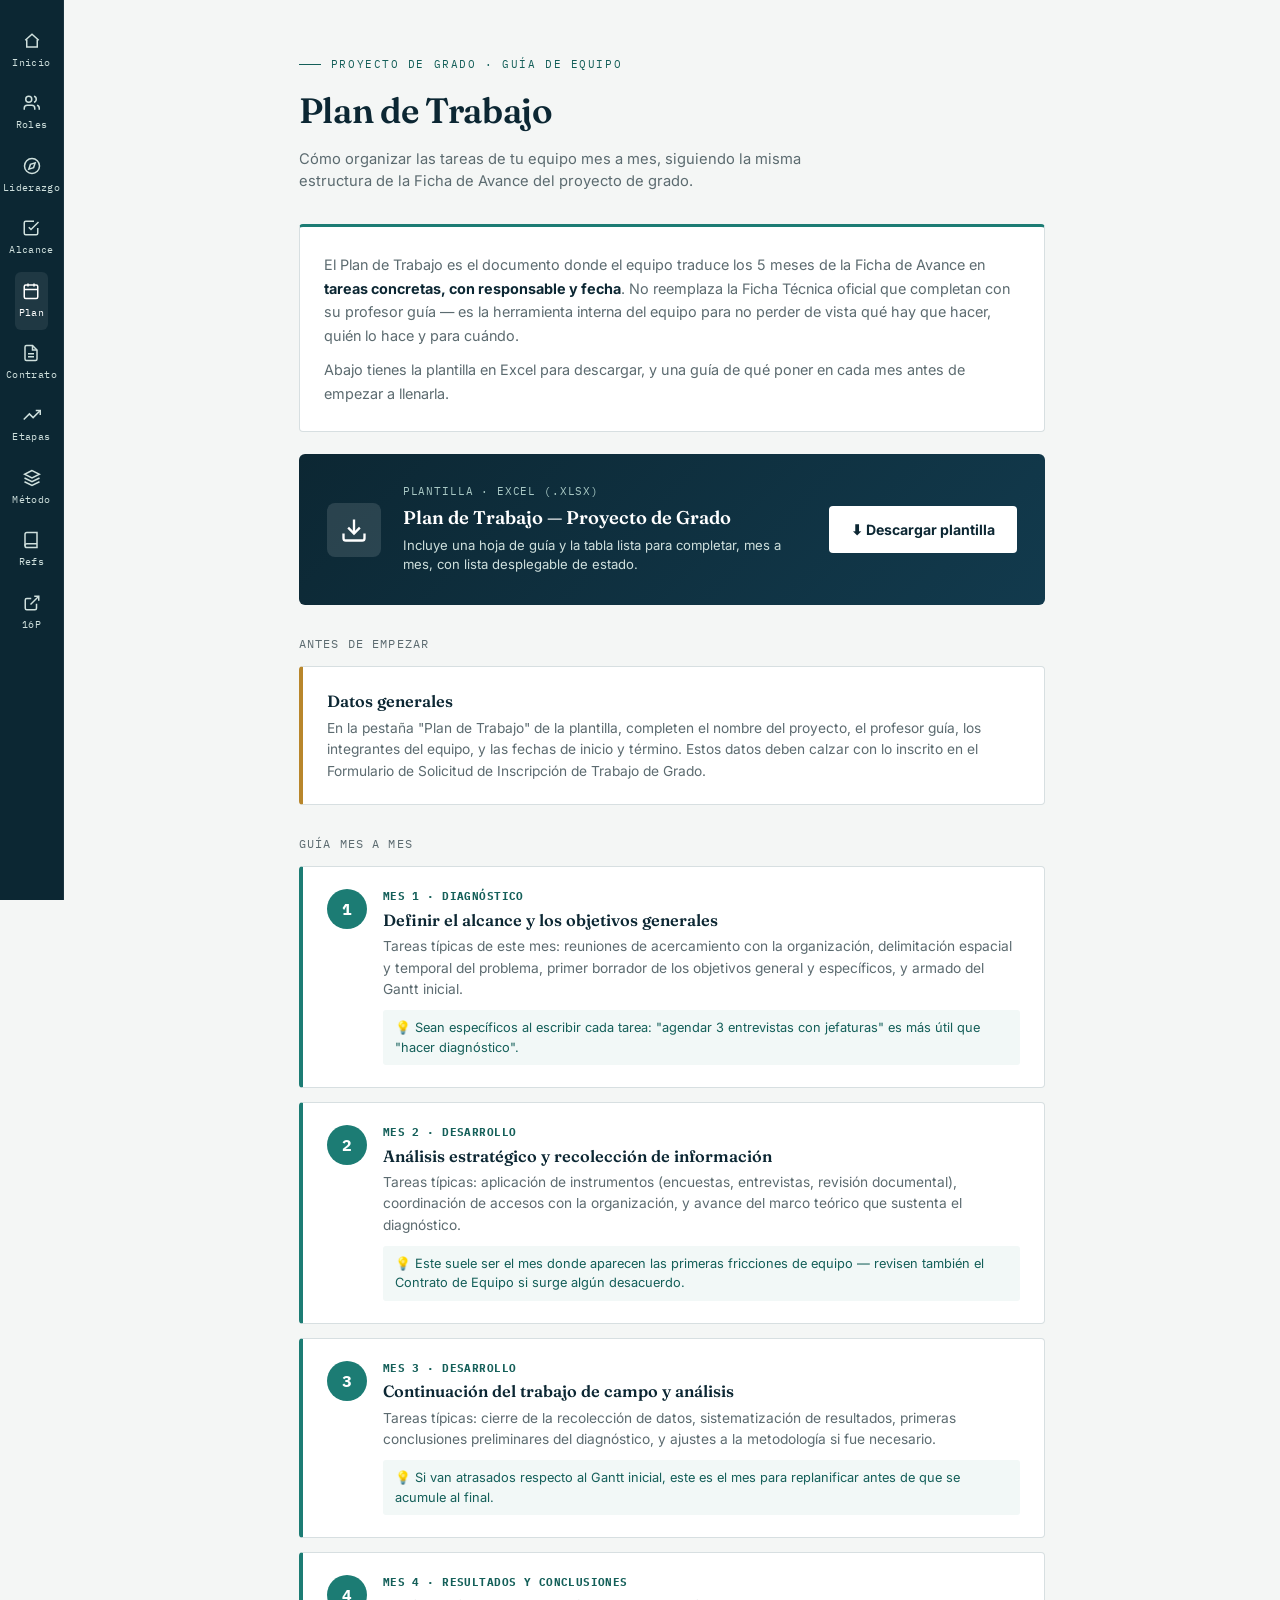
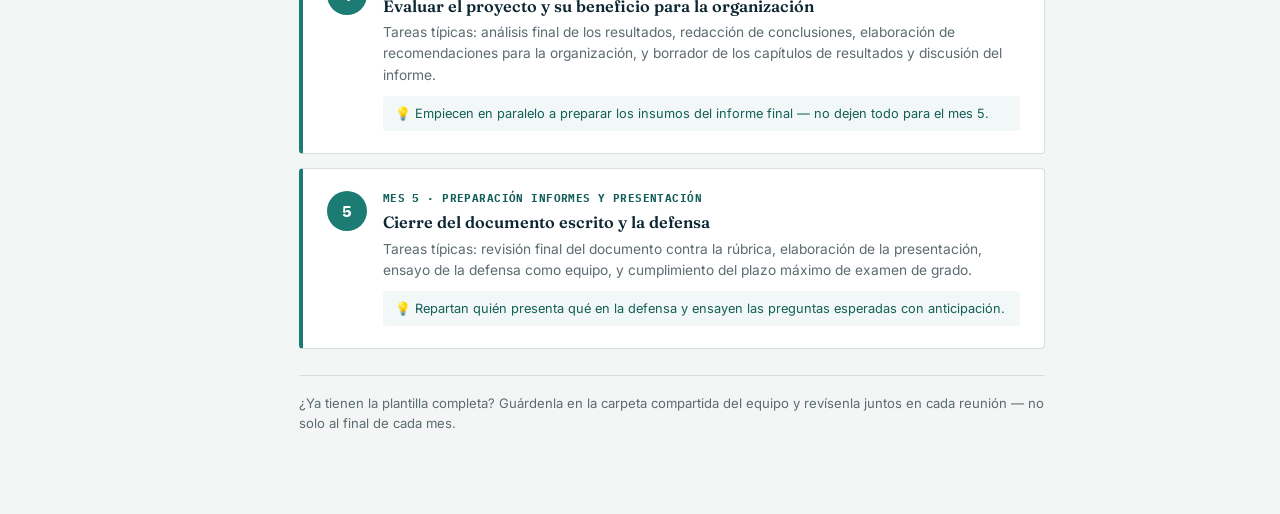
<file: plan_trabajo.html>
<!DOCTYPE html>
<html lang="es">
<head>
<meta charset="UTF-8">
<meta name="viewport" content="width=device-width, initial-scale=1.0">
<title>Plan de Trabajo · Proyecto de Grado</title>
<link rel="preconnect" href="https://fonts.googleapis.com">
<link rel="preconnect" href="https://fonts.gstatic.com" crossorigin>
<link href="https://fonts.googleapis.com/css2?family=Fraunces:ital,opsz,wght@0,9..144,500;0,9..144,600;1,9..144,500&family=Inter:wght@400;500;600&family=IBM+Plex+Mono:wght@400;500&display=swap" rel="stylesheet">
<style>
  :root {
    --ink: #101b22; --navy: #123a4d; --navy-deep: #0c2733;
    --paper: #f4f6f5; --paper-raised: #ffffff;
    --teal: #1c7c74; --teal-deep: #145f59;
    --gold: #b8862b; --gold-deep: #93691f;
    --line: #d7dfe1; --muted: #5c6b70;
  }
  * { box-sizing: border-box; margin: 0; padding: 0; }
  body { font-family: 'Inter', sans-serif; background: var(--paper); color: var(--ink); min-height: 100vh; line-height: 1.5; }

  .page-head { max-width: 900px; margin: 0 auto; padding: 56px 6vw 8px; }
  .eyebrow { font-family: 'IBM Plex Mono', monospace; font-size: 0.7rem; letter-spacing: 0.14em; text-transform: uppercase; color: var(--teal-deep); margin-bottom: 12px; display: flex; align-items: center; gap: 10px; }
  .eyebrow::before { content: ''; width: 22px; height: 1px; background: var(--teal-deep); display: inline-block; }
  .page-head h1 { font-family: 'Fraunces', serif; font-weight: 600; font-size: clamp(1.7rem, 3.6vw, 2.2rem); color: var(--navy-deep); letter-spacing: -0.01em; }
  .page-head .lede { margin-top: 10px; font-size: 0.92rem; color: var(--muted); max-width: 64ch; }

  .container { max-width: 900px; margin: 0 auto; padding: 24px 6vw 80px; }

  .intro-card { background: var(--paper-raised); border: 1px solid var(--line); border-top: 3px solid var(--teal); border-radius: 4px; padding: 26px 24px; margin-bottom: 22px; }
  .intro-card p { font-size: 0.9rem; line-height: 1.65; color: var(--muted); margin-bottom: 10px; }
  .intro-card p:last-child { margin-bottom: 0; }
  .intro-card strong { color: var(--navy-deep); }

  /* Bloque de descarga destacado */
  .download-card {
    background: linear-gradient(135deg, var(--navy-deep), var(--navy));
    border-radius: 6px; padding: 30px 28px; margin-bottom: 30px;
    display: flex; align-items: center; gap: 22px; flex-wrap: wrap;
  }
  .download-icon { flex-shrink: 0; width: 54px; height: 54px; border-radius: 8px; background: rgba(255,255,255,0.12); display:flex; align-items:center; justify-content:center; }
  .download-icon svg { width: 28px; height: 28px; color: #fff; }
  .download-body { flex: 1; min-width: 220px; }
  .download-body .dl-label { font-family: 'IBM Plex Mono', monospace; font-size: 0.66rem; letter-spacing: 0.08em; text-transform: uppercase; color: #a9c9c5; margin-bottom: 4px; }
  .download-body .dl-title { font-family: 'Fraunces', serif; font-size: 1.15rem; font-weight: 600; color: #fff; margin-bottom: 4px; }
  .download-body .dl-desc { font-size: 0.82rem; color: #cfe0dd; }
  .download-btn {
    flex-shrink: 0; display: inline-flex; align-items: center; gap: 8px;
    background: #fff; color: var(--navy-deep); font-weight: 700; font-size: 0.88rem;
    padding: 13px 22px; border-radius: 4px; text-decoration: none;
    transition: transform 0.15s ease, box-shadow 0.15s ease;
  }
  .download-btn:hover { transform: translateY(-2px); box-shadow: 0 8px 20px rgba(0,0,0,0.25); }

  .section-label { font-family: 'IBM Plex Mono', monospace; font-size: 0.72rem; letter-spacing: 0.1em; text-transform: uppercase; color: var(--muted); margin: 30px 0 14px; }

  .guide-card { background: var(--paper-raised); border: 1px solid var(--line); border-radius: 4px; padding: 22px 24px; margin-bottom: 14px; }
  .guide-card.setup { border-left: 4px solid var(--gold); }
  .guide-card .g-title { font-family: 'Fraunces', serif; font-size: 1.02rem; font-weight: 600; color: var(--navy-deep); margin-bottom: 4px; }
  .guide-card .g-desc { font-size: 0.86rem; color: var(--muted); line-height: 1.55; }
  .guide-card .g-tip { margin-top: 10px; font-size: 0.8rem; color: var(--teal-deep); background: #f2f8f7; border-radius: 3px; padding: 8px 12px; }

  .month-guide { border-left: 4px solid var(--teal); display:flex; gap: 16px; align-items:flex-start; }
  .month-num { flex-shrink:0; width: 40px; height: 40px; border-radius: 50%; background: var(--teal); color:#fff; font-family:'IBM Plex Mono', monospace; font-weight:700; font-size:1rem; display:flex; align-items:center; justify-content:center; }
  .month-fase { font-family:'IBM Plex Mono', monospace; font-size:0.66rem; color: var(--teal-deep); font-weight:700; letter-spacing:0.04em; text-transform:uppercase; margin-bottom:3px; }

  .footnote { margin-top: 26px; font-size: 0.82rem; color: var(--muted); border-top: 1px solid var(--line); padding-top: 18px; }
</style>
<link rel="stylesheet" href="sidebar.css">
</head>
<body>
<div id="sidebar-placeholder"></div>

<div class="page-head">
  <div class="eyebrow">PROYECTO DE GRADO · GUÍA DE EQUIPO</div>
  <h1>Plan de Trabajo</h1>
  <p class="lede">Cómo organizar las tareas de tu equipo mes a mes, siguiendo la misma estructura de la Ficha de Avance del proyecto de grado.</p>
</div>

<div class="container">

  <div class="intro-card">
    <p>El Plan de Trabajo es el documento donde el equipo traduce los 5 meses de la Ficha de Avance en <strong>tareas concretas, con responsable y fecha</strong>. No reemplaza la Ficha Técnica oficial que completan con su profesor guía — es la herramienta interna del equipo para no perder de vista qué hay que hacer, quién lo hace y para cuándo.</p>
    <p>Abajo tienes la plantilla en Excel para descargar, y una guía de qué poner en cada mes antes de empezar a llenarla.</p>
  </div>

  <div class="download-card">
    <div class="download-icon">
      <svg viewBox="0 0 24 24" fill="none" stroke="currentColor" stroke-width="2"><path d="M21 15v4a2 2 0 0 1-2 2H5a2 2 0 0 1-2-2v-4"/><polyline points="7 10 12 15 17 10"/><line x1="12" y1="15" x2="12" y2="3"/></svg>
    </div>
    <div class="download-body">
      <div class="dl-label">Plantilla · Excel (.xlsx)</div>
      <div class="dl-title">Plan de Trabajo — Proyecto de Grado</div>
      <div class="dl-desc">Incluye una hoja de guía y la tabla lista para completar, mes a mes, con lista desplegable de estado.</div>
    </div>
    <a class="download-btn" href="plan_trabajo_plantilla.xlsx" download>
      ⬇ Descargar plantilla
    </a>
  </div>

  <div class="section-label">Antes de empezar</div>
  <div class="guide-card setup">
    <div class="g-title">Datos generales</div>
    <div class="g-desc">En la pestaña "Plan de Trabajo" de la plantilla, completen el nombre del proyecto, el profesor guía, los integrantes del equipo, y las fechas de inicio y término. Estos datos deben calzar con lo inscrito en el Formulario de Solicitud de Inscripción de Trabajo de Grado.</div>
  </div>

  <div class="section-label">Guía mes a mes</div>

  <div class="guide-card month-guide">
    <div class="month-num">1</div>
    <div>
      <div class="month-fase">Mes 1 · Diagnóstico</div>
      <div class="g-title">Definir el alcance y los objetivos generales</div>
      <div class="g-desc">Tareas típicas de este mes: reuniones de acercamiento con la organización, delimitación espacial y temporal del problema, primer borrador de los objetivos general y específicos, y armado del Gantt inicial.</div>
      <div class="g-tip">💡 Sean específicos al escribir cada tarea: "agendar 3 entrevistas con jefaturas" es más útil que "hacer diagnóstico".</div>
    </div>
  </div>

  <div class="guide-card month-guide">
    <div class="month-num">2</div>
    <div>
      <div class="month-fase">Mes 2 · Desarrollo</div>
      <div class="g-title">Análisis estratégico y recolección de información</div>
      <div class="g-desc">Tareas típicas: aplicación de instrumentos (encuestas, entrevistas, revisión documental), coordinación de accesos con la organización, y avance del marco teórico que sustenta el diagnóstico.</div>
      <div class="g-tip">💡 Este suele ser el mes donde aparecen las primeras fricciones de equipo — revisen también el Contrato de Equipo si surge algún desacuerdo.</div>
    </div>
  </div>

  <div class="guide-card month-guide">
    <div class="month-num">3</div>
    <div>
      <div class="month-fase">Mes 3 · Desarrollo</div>
      <div class="g-title">Continuación del trabajo de campo y análisis</div>
      <div class="g-desc">Tareas típicas: cierre de la recolección de datos, sistematización de resultados, primeras conclusiones preliminares del diagnóstico, y ajustes a la metodología si fue necesario.</div>
      <div class="g-tip">💡 Si van atrasados respecto al Gantt inicial, este es el mes para replanificar antes de que se acumule al final.</div>
    </div>
  </div>

  <div class="guide-card month-guide">
    <div class="month-num">4</div>
    <div>
      <div class="month-fase">Mes 4 · Resultados y Conclusiones</div>
      <div class="g-title">Evaluar el proyecto y su beneficio para la organización</div>
      <div class="g-desc">Tareas típicas: análisis final de los resultados, redacción de conclusiones, elaboración de recomendaciones para la organización, y borrador de los capítulos de resultados y discusión del informe.</div>
      <div class="g-tip">💡 Empiecen en paralelo a preparar los insumos del informe final — no dejen todo para el mes 5.</div>
    </div>
  </div>

  <div class="guide-card month-guide">
    <div class="month-num">5</div>
    <div>
      <div class="month-fase">Mes 5 · Preparación Informes y Presentación</div>
      <div class="g-title">Cierre del documento escrito y la defensa</div>
      <div class="g-desc">Tareas típicas: revisión final del documento contra la rúbrica, elaboración de la presentación, ensayo de la defensa como equipo, y cumplimiento del plazo máximo de examen de grado.</div>
      <div class="g-tip">💡 Repartan quién presenta qué en la defensa y ensayen las preguntas esperadas con anticipación.</div>
    </div>
  </div>

  <p class="footnote">¿Ya tienen la plantilla completa? Guárdenla en la carpeta compartida del equipo y revísenla juntos en cada reunión — no solo al final de cada mes.</p>

</div>
<script src="sidebar.js"></script>
</body>
</html>
</file>
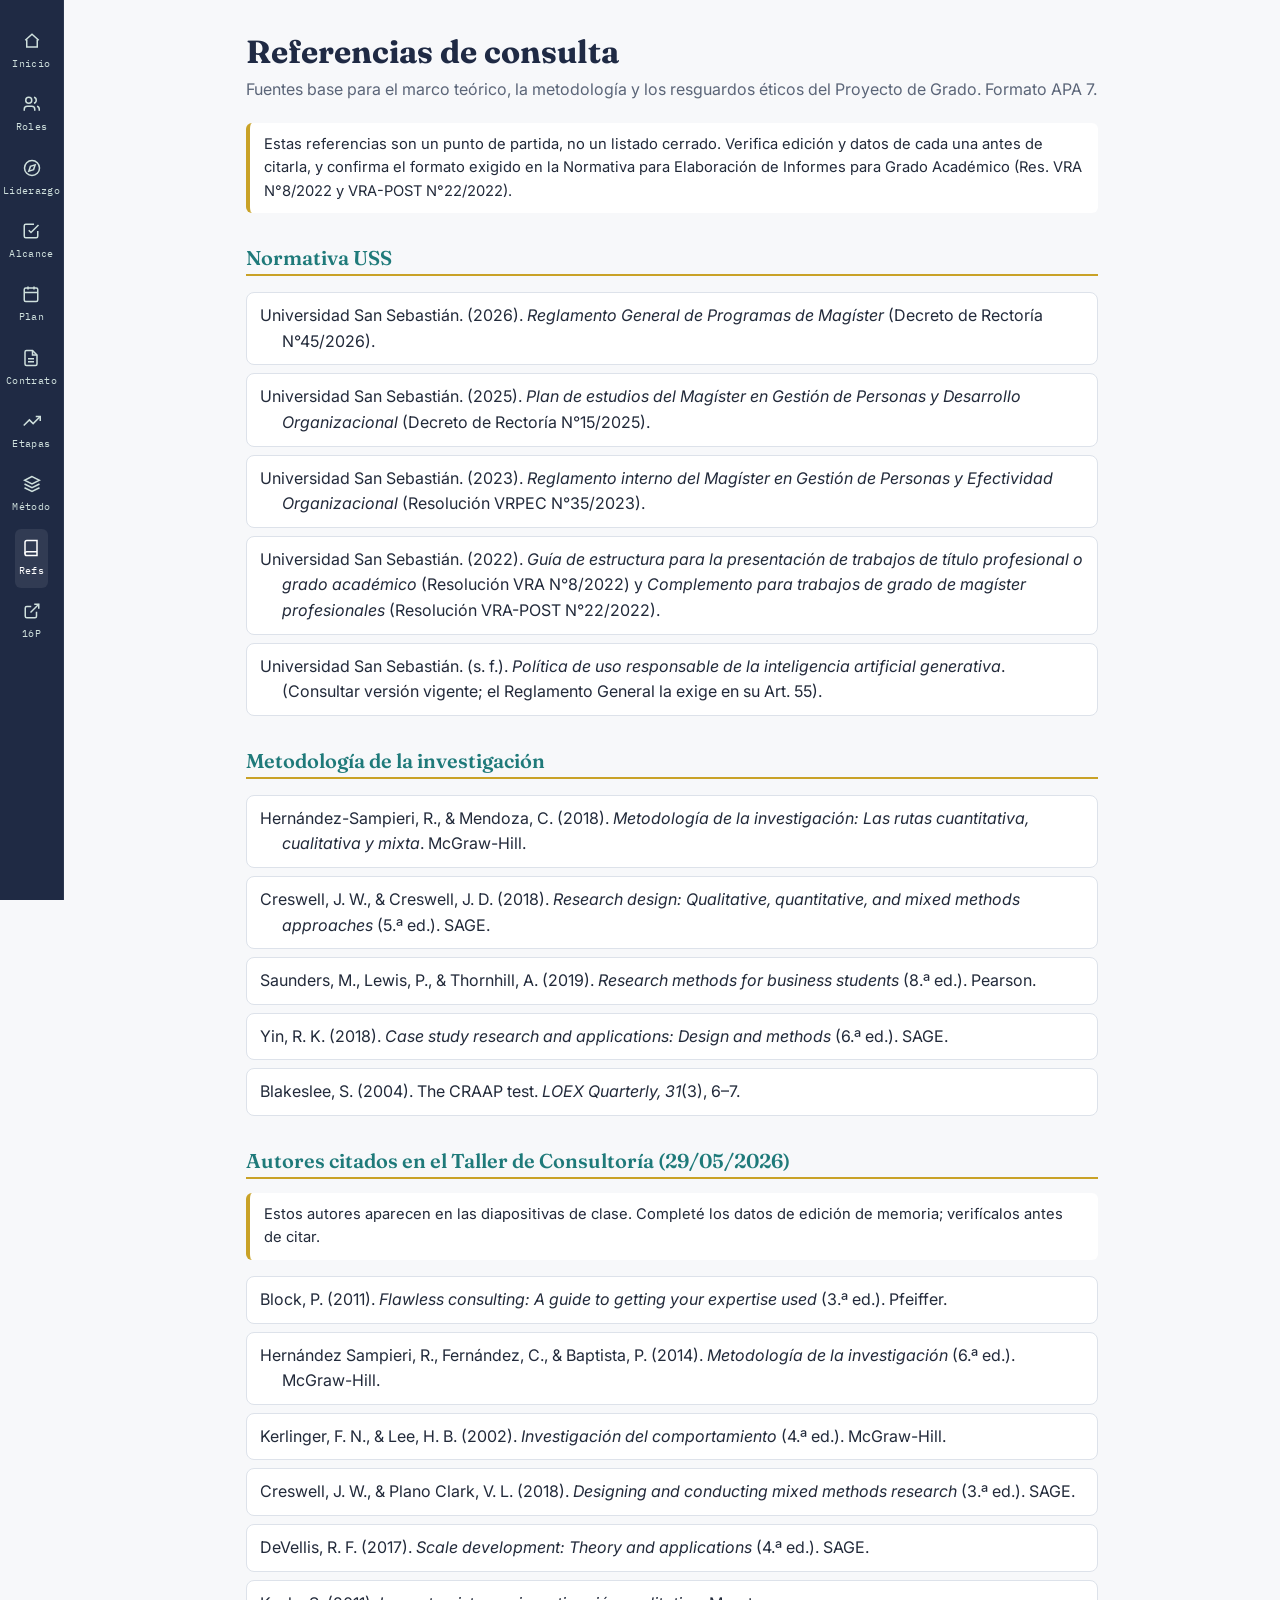
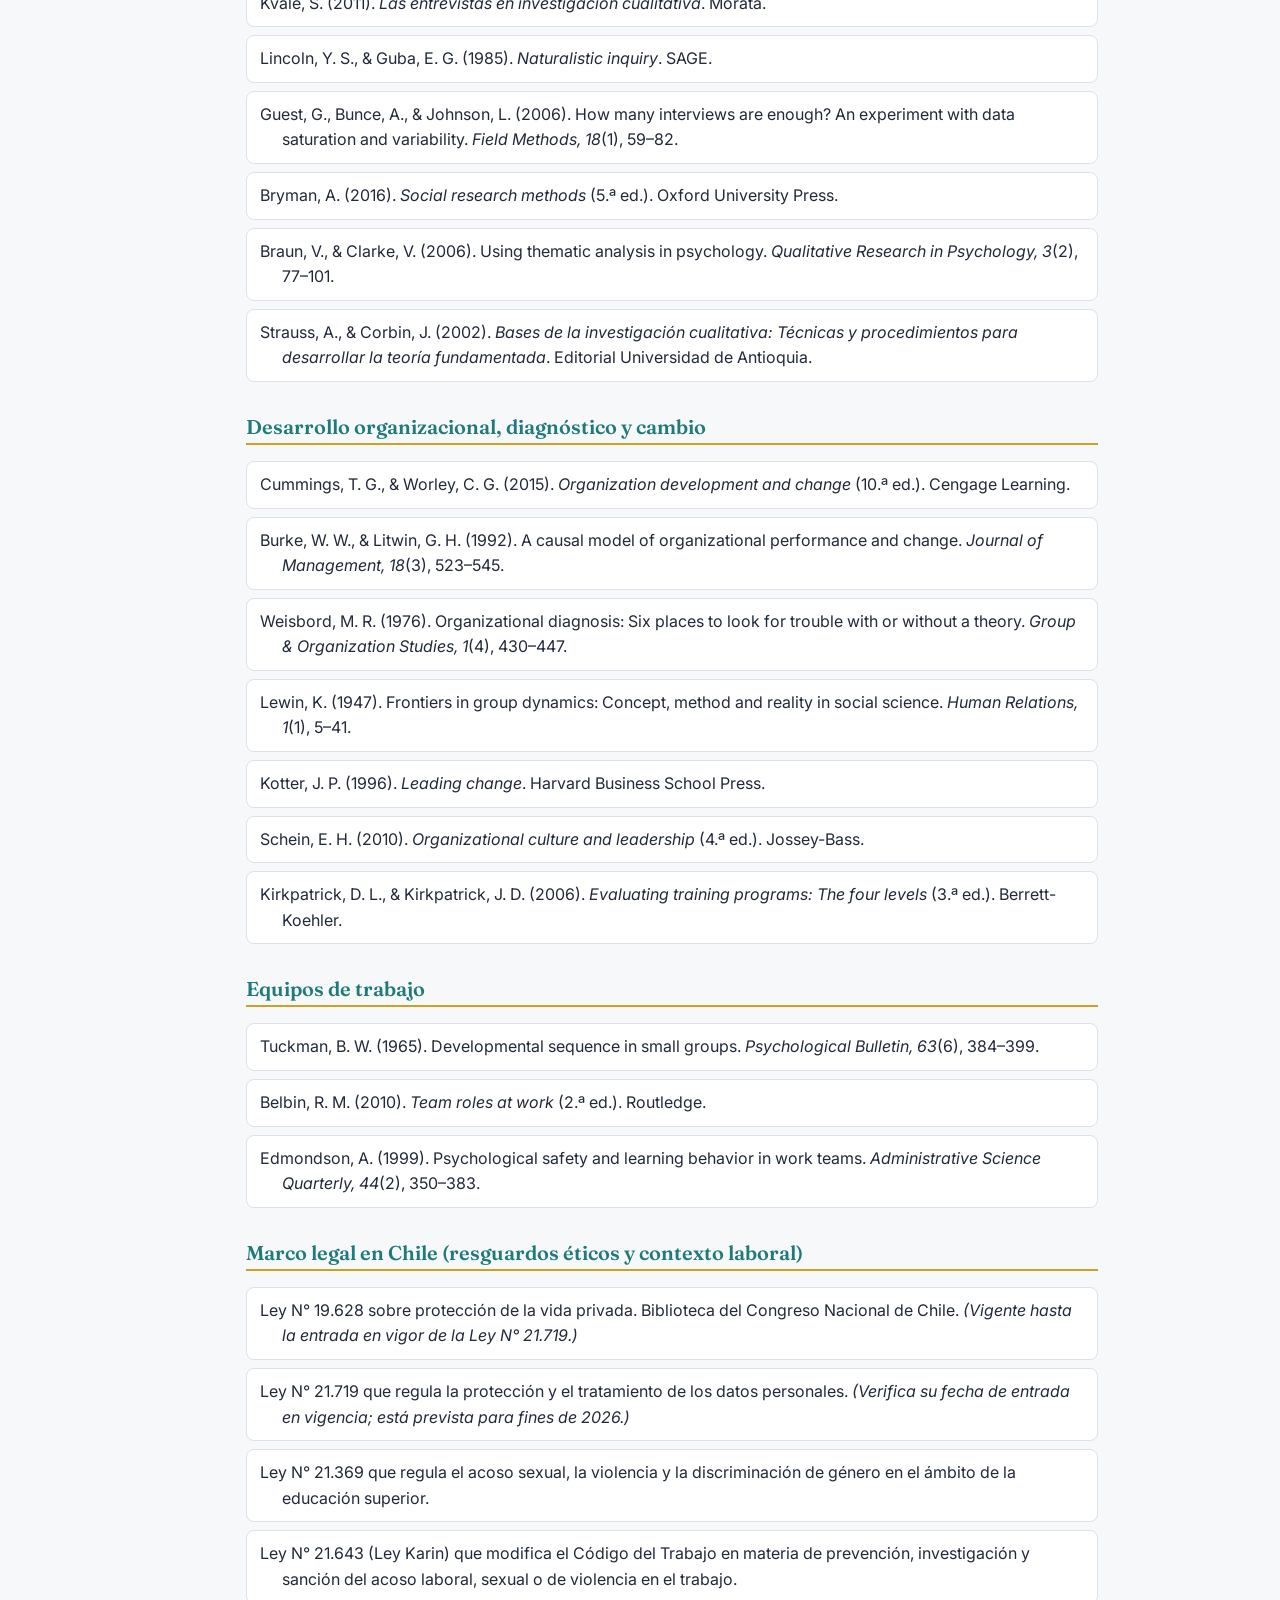
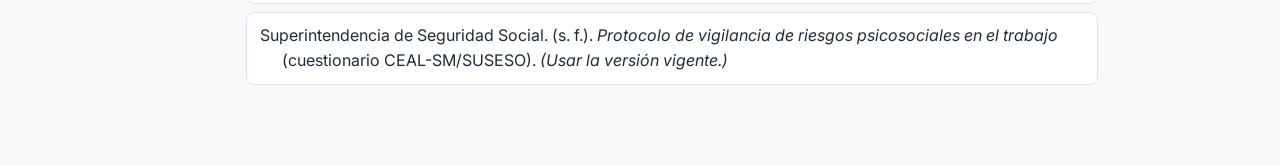
<file: referencias.html>
<!DOCTYPE html>
<html lang="es"><head><meta charset="utf-8"><meta name="viewport" content="width=device-width,initial-scale=1">
<title>Referencias | Proyecto de Grado</title><link rel="stylesheet" href="recursos.css"><link rel="stylesheet" href="sidebar.css"></head>
<body><div id="sidebar-placeholder"></div><script src="sidebar.js"></script>
<main class="page">
<h1>Referencias de consulta</h1>
<p class="lead">Fuentes base para el marco teórico, la metodología y los resguardos éticos del Proyecto de Grado. Formato APA 7.</p>
<div class="note">Estas referencias son un punto de partida, no un listado cerrado. Verifica edición y datos de cada una antes de citarla, y confirma el formato exigido en la Normativa para Elaboración de Informes para Grado Académico (Res. VRA N°8/2022 y VRA-POST N°22/2022).</div>

<h2>Normativa USS</h2>
<ul class="refs">
<li>Universidad San Sebastián. (2026). <i>Reglamento General de Programas de Magíster</i> (Decreto de Rectoría N°45/2026).</li>
<li>Universidad San Sebastián. (2025). <i>Plan de estudios del Magíster en Gestión de Personas y Desarrollo Organizacional</i> (Decreto de Rectoría N°15/2025).</li>
<li>Universidad San Sebastián. (2023). <i>Reglamento interno del Magíster en Gestión de Personas y Efectividad Organizacional</i> (Resolución VRPEC N°35/2023).</li>
<li>Universidad San Sebastián. (2022). <i>Guía de estructura para la presentación de trabajos de título profesional o grado académico</i> (Resolución VRA N°8/2022) y <i>Complemento para trabajos de grado de magíster profesionales</i> (Resolución VRA-POST N°22/2022).</li>
<li>Universidad San Sebastián. (s. f.). <i>Política de uso responsable de la inteligencia artificial generativa</i>. (Consultar versión vigente; el Reglamento General la exige en su Art. 55).</li>
</ul>

<h2>Metodología de la investigación</h2>
<ul class="refs">
<li>Hernández-Sampieri, R., &amp; Mendoza, C. (2018). <i>Metodología de la investigación: Las rutas cuantitativa, cualitativa y mixta</i>. McGraw-Hill.</li>
<li>Creswell, J. W., &amp; Creswell, J. D. (2018). <i>Research design: Qualitative, quantitative, and mixed methods approaches</i> (5.ª ed.). SAGE.</li>
<li>Saunders, M., Lewis, P., &amp; Thornhill, A. (2019). <i>Research methods for business students</i> (8.ª ed.). Pearson.</li>
<li>Yin, R. K. (2018). <i>Case study research and applications: Design and methods</i> (6.ª ed.). SAGE.</li>
<li>Blakeslee, S. (2004). The CRAAP test. <i>LOEX Quarterly, 31</i>(3), 6–7.</li>
</ul>

<h2>Autores citados en el Taller de Consultoría (29/05/2026)</h2>
<div class="note">Estos autores aparecen en las diapositivas de clase. Completé los datos de edición de memoria; verifícalos antes de citar.</div>
<ul class="refs">
<li>Block, P. (2011). <i>Flawless consulting: A guide to getting your expertise used</i> (3.ª ed.). Pfeiffer.</li>
<li>Hernández Sampieri, R., Fernández, C., &amp; Baptista, P. (2014). <i>Metodología de la investigación</i> (6.ª ed.). McGraw-Hill.</li>
<li>Kerlinger, F. N., &amp; Lee, H. B. (2002). <i>Investigación del comportamiento</i> (4.ª ed.). McGraw-Hill.</li>
<li>Creswell, J. W., &amp; Plano Clark, V. L. (2018). <i>Designing and conducting mixed methods research</i> (3.ª ed.). SAGE.</li>
<li>DeVellis, R. F. (2017). <i>Scale development: Theory and applications</i> (4.ª ed.). SAGE.</li>
<li>Kvale, S. (2011). <i>Las entrevistas en investigación cualitativa</i>. Morata.</li>
<li>Lincoln, Y. S., &amp; Guba, E. G. (1985). <i>Naturalistic inquiry</i>. SAGE.</li>
<li>Guest, G., Bunce, A., &amp; Johnson, L. (2006). How many interviews are enough? An experiment with data saturation and variability. <i>Field Methods, 18</i>(1), 59–82.</li>
<li>Bryman, A. (2016). <i>Social research methods</i> (5.ª ed.). Oxford University Press.</li>
<li>Braun, V., &amp; Clarke, V. (2006). Using thematic analysis in psychology. <i>Qualitative Research in Psychology, 3</i>(2), 77–101.</li>
<li>Strauss, A., &amp; Corbin, J. (2002). <i>Bases de la investigación cualitativa: Técnicas y procedimientos para desarrollar la teoría fundamentada</i>. Editorial Universidad de Antioquia.</li>
</ul>

<h2>Desarrollo organizacional, diagnóstico y cambio</h2>
<ul class="refs">
<li>Cummings, T. G., &amp; Worley, C. G. (2015). <i>Organization development and change</i> (10.ª ed.). Cengage Learning.</li>
<li>Burke, W. W., &amp; Litwin, G. H. (1992). A causal model of organizational performance and change. <i>Journal of Management, 18</i>(3), 523–545.</li>
<li>Weisbord, M. R. (1976). Organizational diagnosis: Six places to look for trouble with or without a theory. <i>Group &amp; Organization Studies, 1</i>(4), 430–447.</li>
<li>Lewin, K. (1947). Frontiers in group dynamics: Concept, method and reality in social science. <i>Human Relations, 1</i>(1), 5–41.</li>
<li>Kotter, J. P. (1996). <i>Leading change</i>. Harvard Business School Press.</li>
<li>Schein, E. H. (2010). <i>Organizational culture and leadership</i> (4.ª ed.). Jossey-Bass.</li>
<li>Kirkpatrick, D. L., &amp; Kirkpatrick, J. D. (2006). <i>Evaluating training programs: The four levels</i> (3.ª ed.). Berrett-Koehler.</li>
</ul>

<h2>Equipos de trabajo</h2>
<ul class="refs">
<li>Tuckman, B. W. (1965). Developmental sequence in small groups. <i>Psychological Bulletin, 63</i>(6), 384–399.</li>
<li>Belbin, R. M. (2010). <i>Team roles at work</i> (2.ª ed.). Routledge.</li>
<li>Edmondson, A. (1999). Psychological safety and learning behavior in work teams. <i>Administrative Science Quarterly, 44</i>(2), 350–383.</li>
</ul>

<h2>Marco legal en Chile (resguardos éticos y contexto laboral)</h2>
<ul class="refs">
<li>Ley N° 19.628 sobre protección de la vida privada. Biblioteca del Congreso Nacional de Chile. <i>(Vigente hasta la entrada en vigor de la Ley N° 21.719.)</i></li>
<li>Ley N° 21.719 que regula la protección y el tratamiento de los datos personales. <i>(Verifica su fecha de entrada en vigencia; está prevista para fines de 2026.)</i></li>
<li>Ley N° 21.369 que regula el acoso sexual, la violencia y la discriminación de género en el ámbito de la educación superior.</li>
<li>Ley N° 21.643 (Ley Karin) que modifica el Código del Trabajo en materia de prevención, investigación y sanción del acoso laboral, sexual o de violencia en el trabajo.</li>
<li>Superintendencia de Seguridad Social. (s. f.). <i>Protocolo de vigilancia de riesgos psicosociales en el trabajo</i> (cuestionario CEAL-SM/SUSESO). <i>(Usar la versión vigente.)</i></li>
</ul>
</main></body></html>
</file>
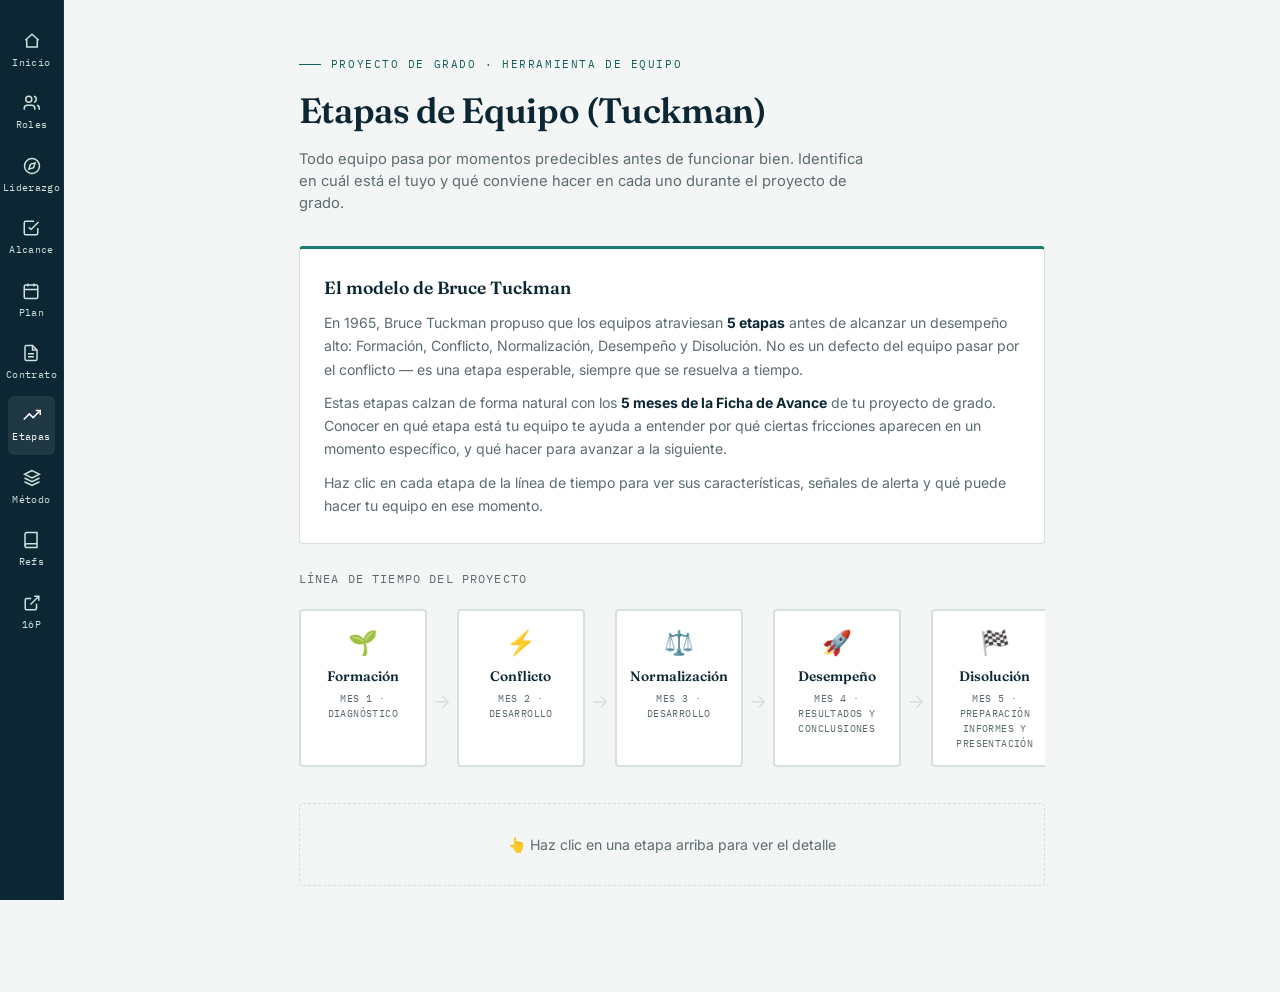
<file: tuckman.html>
<!DOCTYPE html>
<html lang="es">
<head>
<meta charset="UTF-8">
<meta name="viewport" content="width=device-width, initial-scale=1.0">
<title>Etapas de Equipo (Tuckman) · Proyecto de Grado</title>
<link rel="preconnect" href="https://fonts.googleapis.com">
<link rel="preconnect" href="https://fonts.gstatic.com" crossorigin>
<link href="https://fonts.googleapis.com/css2?family=Fraunces:ital,opsz,wght@0,9..144,500;0,9..144,600;1,9..144,500&family=Inter:wght@400;500;600&family=IBM+Plex+Mono:wght@400;500&display=swap" rel="stylesheet">
<style>
  :root {
    --ink: #101b22; --navy: #123a4d; --navy-deep: #0c2733;
    --paper: #f4f6f5; --paper-raised: #ffffff;
    --teal: #1c7c74; --teal-deep: #145f59;
    --gold: #b8862b; --gold-deep: #93691f;
    --line: #d7dfe1; --muted: #5c6b70;
  }
  * { box-sizing: border-box; margin: 0; padding: 0; }
  body { font-family: 'Inter', sans-serif; background: var(--paper); color: var(--ink); min-height: 100vh; line-height: 1.5; }

  .page-head { max-width: 900px; margin: 0 auto; padding: 56px 6vw 8px; }
  .eyebrow { font-family: 'IBM Plex Mono', monospace; font-size: 0.7rem; letter-spacing: 0.14em; text-transform: uppercase; color: var(--teal-deep); margin-bottom: 12px; display: flex; align-items: center; gap: 10px; }
  .eyebrow::before { content: ''; width: 22px; height: 1px; background: var(--teal-deep); display: inline-block; }
  .page-head h1 { font-family: 'Fraunces', serif; font-weight: 600; font-size: clamp(1.7rem, 3.6vw, 2.2rem); color: var(--navy-deep); letter-spacing: -0.01em; }
  .page-head .lede { margin-top: 10px; font-size: 0.92rem; color: var(--muted); max-width: 64ch; }

  .container { max-width: 900px; margin: 0 auto; padding: 24px 6vw 80px; }

  .intro-card { background: var(--paper-raised); border: 1px solid var(--line); border-top: 3px solid var(--teal); border-radius: 4px; padding: 26px 24px; margin-bottom: 26px; }
  .intro-card h2 { font-family: 'Fraunces', serif; font-weight: 600; color: var(--navy-deep); margin-bottom: 10px; font-size: 1.1rem; }
  .intro-card p { font-size: 0.88rem; line-height: 1.65; color: var(--muted); margin-bottom: 10px; }
  .intro-card p:last-child { margin-bottom: 0; }
  .intro-card strong { color: var(--navy-deep); }

  /* Línea de tiempo */
  .timeline { display: flex; gap: 6px; margin: 22px 0 30px; overflow-x: auto; padding-bottom: 6px; }
  .timeline-stage {
    flex: 1; min-width: 128px; cursor: pointer; text-align: center;
    padding: 14px 8px; border-radius: 4px; border: 2px solid var(--line);
    background: var(--paper-raised); transition: transform 0.15s ease, border-color 0.15s ease;
  }
  .timeline-stage:hover { transform: translateY(-2px); }
  .timeline-stage.selected { border-color: var(--teal); background: #f2f8f7; }
  .timeline-stage .ts-icon { font-size: 1.5rem; margin-bottom: 6px; }
  .timeline-stage .ts-name { font-family: 'Fraunces', serif; font-weight: 600; font-size: 0.86rem; color: var(--navy-deep); }
  .timeline-stage .ts-month { font-family: 'IBM Plex Mono', monospace; font-size: 0.62rem; text-transform: uppercase; letter-spacing: 0.04em; color: var(--muted); margin-top: 4px; }
  .timeline-connector { display:flex; align-items:center; color: var(--line); font-size: 1.2rem; padding-top: 26px; flex-shrink:0; }

  .section-label { font-family: 'IBM Plex Mono', monospace; font-size: 0.72rem; letter-spacing: 0.1em; text-transform: uppercase; color: var(--muted); margin: 8px 0 14px; }

  .detail-card { display:none; background: var(--paper-raised); border: 1px solid var(--line); border-left: 5px solid var(--teal); border-radius: 4px; padding: 28px 26px; margin-bottom: 26px; }
  .detail-card.visible { display:block; }
  .detail-head { display:flex; align-items:center; gap: 14px; margin-bottom: 18px; }
  .detail-icon { font-size: 2rem; }
  .detail-title { font-family: 'Fraunces', serif; font-size: 1.3rem; font-weight: 600; color: var(--navy-deep); }
  .detail-subtitle { font-family: 'IBM Plex Mono', monospace; font-size: 0.7rem; color: var(--teal-deep); text-transform: uppercase; letter-spacing: 0.04em; margin-top: 2px; }

  .detail-desc { font-size: 0.9rem; color: var(--ink); line-height: 1.6; margin-bottom: 20px; }

  .detail-grid { display: grid; grid-template-columns: 1fr 1fr; gap: 18px; }
  @media (max-width: 700px) { .detail-grid { grid-template-columns: 1fr; } }
  .detail-block h3 { font-family: 'IBM Plex Mono', monospace; font-size: 0.68rem; text-transform: uppercase; letter-spacing: 0.05em; color: var(--muted); margin-bottom: 8px; }
  .detail-block ul { list-style: none; }
  .detail-block li { font-size: 0.85rem; color: var(--ink); padding: 6px 0 6px 18px; position: relative; border-bottom: 1px solid var(--paper); }
  .detail-block li:last-child { border-bottom: none; }
  .detail-block li::before { content: '—'; position: absolute; left: 0; color: var(--teal); }
  .detail-block.actions li::before { content: '✓'; color: var(--gold-deep); }

  .btn { display: block; width: 100%; padding: 13px; background: var(--teal); color: #fff; border: none; border-radius: 3px; font-size: 0.92rem; font-weight: 600; cursor: pointer; margin-top: 10px; letter-spacing: 0.01em; transition: transform 0.15s ease, box-shadow 0.15s ease; }
  .btn:hover { transform: translateY(-1px); box-shadow: 0 6px 16px rgba(0,0,0,0.12); }
  .btn.secondary { background: #fff; color: var(--navy-deep); border: 1px solid var(--line); }
  .btn.secondary:hover { border-color: var(--teal); }

  .email-block { margin-top: 20px; padding-top: 18px; border-top: 1px solid var(--line); }
  .email-block label { display:block; font-family:'IBM Plex Mono', monospace; font-size:0.68rem; letter-spacing:0.04em; text-transform:uppercase; color: var(--muted); margin-bottom:8px; }
  input[type=email] { width:100%; padding:10px; border:1px solid var(--line); border-radius:3px; font-size:0.9rem; font-family:'Inter', sans-serif; margin-bottom:10px; }

  .empty-hint { text-align:center; color: var(--muted); font-size: 0.88rem; padding: 30px 10px; border: 1px dashed var(--line); border-radius: 4px; margin-bottom: 26px; }
</style>
<link rel="stylesheet" href="sidebar.css">
</head>
<body>
<div id="sidebar-placeholder"></div>

<div class="page-head">
  <div class="eyebrow">PROYECTO DE GRADO · HERRAMIENTA DE EQUIPO</div>
  <h1>Etapas de Equipo (Tuckman)</h1>
  <p class="lede">Todo equipo pasa por momentos predecibles antes de funcionar bien. Identifica en cuál está el tuyo y qué conviene hacer en cada uno durante el proyecto de grado.</p>
</div>

<div class="container">

  <div class="intro-card">
    <h2>El modelo de Bruce Tuckman</h2>
    <p>En 1965, Bruce Tuckman propuso que los equipos atraviesan <strong>5 etapas</strong> antes de alcanzar un desempeño alto: Formación, Conflicto, Normalización, Desempeño y Disolución. No es un defecto del equipo pasar por el conflicto — es una etapa esperable, siempre que se resuelva a tiempo.</p>
    <p>Estas etapas calzan de forma natural con los <strong>5 meses de la Ficha de Avance</strong> de tu proyecto de grado. Conocer en qué etapa está tu equipo te ayuda a entender por qué ciertas fricciones aparecen en un momento específico, y qué hacer para avanzar a la siguiente.</p>
    <p>Haz clic en cada etapa de la línea de tiempo para ver sus características, señales de alerta y qué puede hacer tu equipo en ese momento.</p>
  </div>

  <div class="section-label">Línea de tiempo del proyecto</div>
  <div class="timeline" id="timeline"></div>

  <div class="empty-hint" id="emptyHint">👆 Haz clic en una etapa arriba para ver el detalle</div>

  <div id="detailContainer"></div>

</div>

<script>
const STAGES = [
  {
    key: 'forming',
    icon: '🌱',
    name: 'Formación',
    month: 'Mes 1 · Diagnóstico',
    description: 'El equipo recién se conoce o recién empieza a trabajar junto en este proyecto. Todo es cortés, cauteloso y algo ambiguo: nadie quiere generar roce todavía, y las reglas del juego no están del todo claras.',
    signs: [
      'Conversaciones formales y educadas, poco conflicto abierto',
      'Dependencia alta de instrucciones externas (profesor guía, pauta del ramo)',
      'Roles y responsabilidades aún difusos',
      'Entusiasmo inicial, pero también incertidumbre sobre el alcance del proyecto'
    ],
    actions: [
      'Aplicar el test de Roles de Equipo (Belbin) y compartir resultados',
      'Construir juntos el Contrato de Equipo antes de avanzar en el diagnóstico',
      'Aclarar expectativas: qué espera cada uno del proyecto y del equipo',
      'Definir el primer mes del Plan de Trabajo con tareas concretas'
    ]
  },
  {
    key: 'storming',
    icon: '⚡',
    name: 'Conflicto',
    month: 'Mes 2 · Desarrollo',
    description: 'Empiezan a notarse diferencias de ritmo, de estándares o de opinión sobre cómo abordar el diagnóstico. Es la etapa más incómoda, pero también la más importante: si se evita el conflicto aquí, suele reaparecer con más fuerza cerca de la entrega final.',
    signs: [
      'Desacuerdos sobre el enfoque del diagnóstico o la metodología',
      'Molestia por cargas de trabajo percibidas como desiguales',
      'Frustración con los tiempos de respuesta de la organización cliente',
      'Cuestionamiento de decisiones tomadas en la etapa anterior'
    ],
    actions: [
      'Revisar el Contrato de Equipo: ¿se están cumpliendo los acuerdos de comunicación y plazos?',
      'Usar los pasos de manejo de conflictos definidos en el contrato, en vez de evitarlos',
      'Separar la discusión de fondo (metodología) de la discusión de forma (cómo se dicen las cosas)',
      'Si el equipo no logra resolverlo solo, pedir apoyo al profesor guía a tiempo, no al final'
    ]
  },
  {
    key: 'norming',
    icon: '⚖️',
    name: 'Normalización',
    month: 'Mes 3 · Desarrollo',
    description: 'El equipo ya resolvió sus primeras fricciones y empieza a encontrar un ritmo propio. Los roles se sienten más naturales, hay más confianza para dar retroalimentación directa y el trabajo de campo avanza con menos fricción.',
    signs: [
      'Mayor claridad sobre quién hace qué',
      'Retroalimentación más directa entre integrantes, sin que se sienta como ataque',
      'Rutinas de trabajo más estables (reuniones, revisión cruzada)',
      'El equipo empieza a anticipar problemas en vez de solo reaccionar'
    ],
    actions: [
      'Ajustar el Plan de Trabajo si el ritmo real difiere del estimado inicialmente',
      'Aprovechar la mayor confianza para repartir tareas según fortalezas (roles Belbin)',
      'Documentar acuerdos de trabajo que están funcionando bien, para no perderlos',
      'Seguir cuidando la relación con la organización durante el trabajo de campo'
    ]
  },
  {
    key: 'performing',
    icon: '🚀',
    name: 'Desempeño',
    month: 'Mes 4 · Resultados y Conclusiones',
    description: 'El equipo funciona con fluidez: las decisiones se toman rápido, hay confianza mutua y el foco está puesto en el contenido del proyecto, no en cómo trabajar juntos. Es el momento de mayor productividad.',
    signs: [
      'Alta autonomía: se resuelven problemas sin necesidad de supervisión constante',
      'Buena calidad de análisis y avance sostenido en resultados',
      'El equipo se apoya mutuamente sin que nadie tenga que pedirlo',
      'Los desacuerdos, cuando ocurren, se resuelven rápido y sin drama'
    ],
    actions: [
      'Mantener el estándar de calidad ahora que se acercan las conclusiones finales',
      'No relajar la revisión cruzada solo porque el equipo funciona bien',
      'Empezar a preparar, en paralelo, los insumos para el informe final',
      'Reconocer explícitamente lo que está funcionando en el equipo'
    ]
  },
  {
    key: 'adjourning',
    icon: '🏁',
    name: 'Disolución',
    month: 'Mes 5 · Preparación Informes y Presentación',
    description: 'El proyecto llega a su cierre: se termina de redactar el informe, se prepara la defensa y el equipo se prepara para dejar de trabajar junto en este formato. Puede aparecer cansancio, pero también satisfacción por el cierre.',
    signs: [
      'Presión por los plazos de entrega y el examen de grado',
      'Cansancio acumulado de los meses anteriores',
      'Necesidad de coordinar la presentación y defensa como equipo',
      'Sensación de cierre: menos foco en el proceso, más en el resultado final'
    ],
    actions: [
      'Revisar juntos el cumplimiento de la rúbrica antes de la entrega final',
      'Ensayar la defensa como equipo, repartiendo tiempos y preguntas esperadas',
      'Dedicar un espacio breve a revisar qué funcionó y qué no en la forma de trabajar juntos',
      'Cuidar el tono de cierre: agradecer el trabajo del equipo, más allá del resultado'
    ]
  }
];

let selectedStage = null;

function renderTimeline() {
  const wrap = document.getElementById('timeline');
  wrap.innerHTML = '';
  STAGES.forEach((s, i) => {
    const el = document.createElement('div');
    el.className = 'timeline-stage';
    el.id = `ts_${s.key}`;
    el.onclick = () => selectStage(s.key);
    el.innerHTML = `
      <div class="ts-icon">${s.icon}</div>
      <div class="ts-name">${s.name}</div>
      <div class="ts-month">${s.month}</div>
    `;
    wrap.appendChild(el);
    if (i < STAGES.length - 1) {
      const arrow = document.createElement('div');
      arrow.className = 'timeline-connector';
      arrow.textContent = '→';
      wrap.appendChild(arrow);
    }
  });
}

function selectStage(key) {
  selectedStage = key;
  document.querySelectorAll('.timeline-stage').forEach(el => el.classList.remove('selected'));
  document.getElementById(`ts_${key}`).classList.add('selected');
  document.getElementById('emptyHint').style.display = 'none';
  renderDetail(key);
}

function renderDetail(key) {
  const s = STAGES.find(st => st.key === key);
  const container = document.getElementById('detailContainer');
  container.innerHTML = `
    <div class="detail-card visible">
      <div class="detail-head">
        <div class="detail-icon">${s.icon}</div>
        <div>
          <div class="detail-title">${s.name}</div>
          <div class="detail-subtitle">${s.month}</div>
        </div>
      </div>
      <div class="detail-desc">${s.description}</div>
      <div class="detail-grid">
        <div class="detail-block">
          <h3>Señales de que el equipo está aquí</h3>
          <ul>${s.signs.map(x => `<li>${x}</li>`).join('')}</ul>
        </div>
        <div class="detail-block actions">
          <h3>Qué puede hacer el equipo ahora</h3>
          <ul>${s.actions.map(x => `<li>${x}</li>`).join('')}</ul>
        </div>
      </div>
      <div class="email-block">
        <label>Enviarme este diagnóstico de etapa por correo</label>
        <input type="email" id="stageEmail" placeholder="tu.correo@ejemplo.com">
        <button class="btn" onclick="sendStageByEmail()">Enviarme el detalle →</button>
        <div id="stageEmailStatus" style="font-size:0.78rem;color:#b0413e;margin-top:8px;"></div>
      </div>
    </div>
  `;
}

function sendStageByEmail() {
  const s = STAGES.find(st => st.key === selectedStage);
  const emailInput = document.getElementById('stageEmail');
  const statusEl = document.getElementById('stageEmailStatus');
  const email = emailInput.value.trim();
  const emailRegex = /^[^\s@]+@[^\s@]+\.[^\s@]+$/;
  if (!emailRegex.test(email)) {
    statusEl.textContent = '⚠️ Ingresa un correo válido.';
    emailInput.style.borderColor = '#b0413e';
    return;
  }
  emailInput.style.borderColor = 'var(--line)';
  statusEl.style.color = '#5c6b70';
  statusEl.textContent = 'Abriendo tu programa de correo...';

  let txt = `ETAPA DE EQUIPO — MODELO DE TUCKMAN\n`;
  txt += `Proyecto de Grado · Magíster en Gestión de Personas y Efectividad Organizacional\n\n`;
  txt += `Etapa actual: ${s.name} (${s.month})\n\n`;
  txt += `${s.description}\n\n`;
  txt += `SEÑALES DE QUE EL EQUIPO ESTÁ AQUÍ:\n`;
  s.signs.forEach(x => txt += `- ${x}\n`);
  txt += `\nQUÉ PUEDE HACER EL EQUIPO AHORA:\n`;
  s.actions.forEach(x => txt += `- ${x}\n`);

  const subject = `Etapa de Equipo (Tuckman): ${s.name}`;
  const mailtoLink = `mailto:${encodeURIComponent(email)}?subject=${encodeURIComponent(subject)}&body=${encodeURIComponent(txt)}`;
  window.location.href = mailtoLink;
}

renderTimeline();
</script>
<script src="sidebar.js"></script>
</body>
</html>
</file>
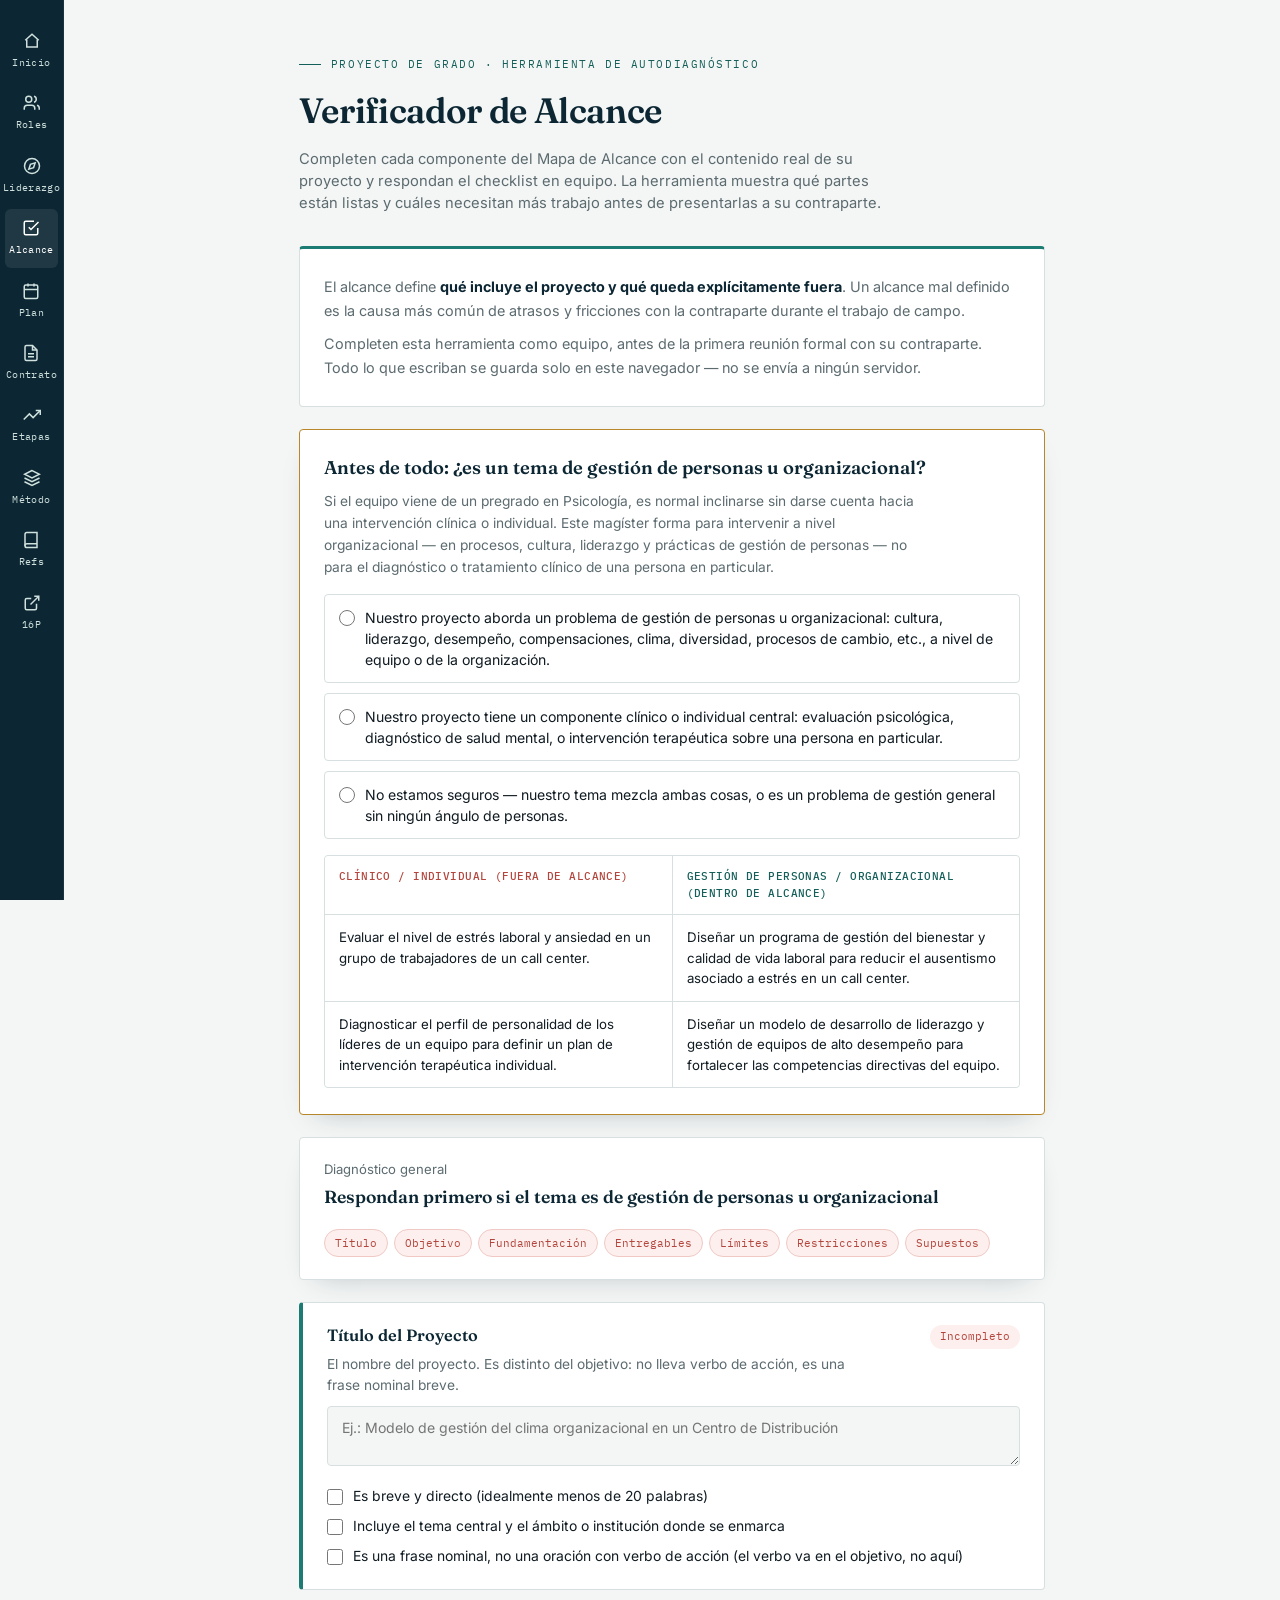
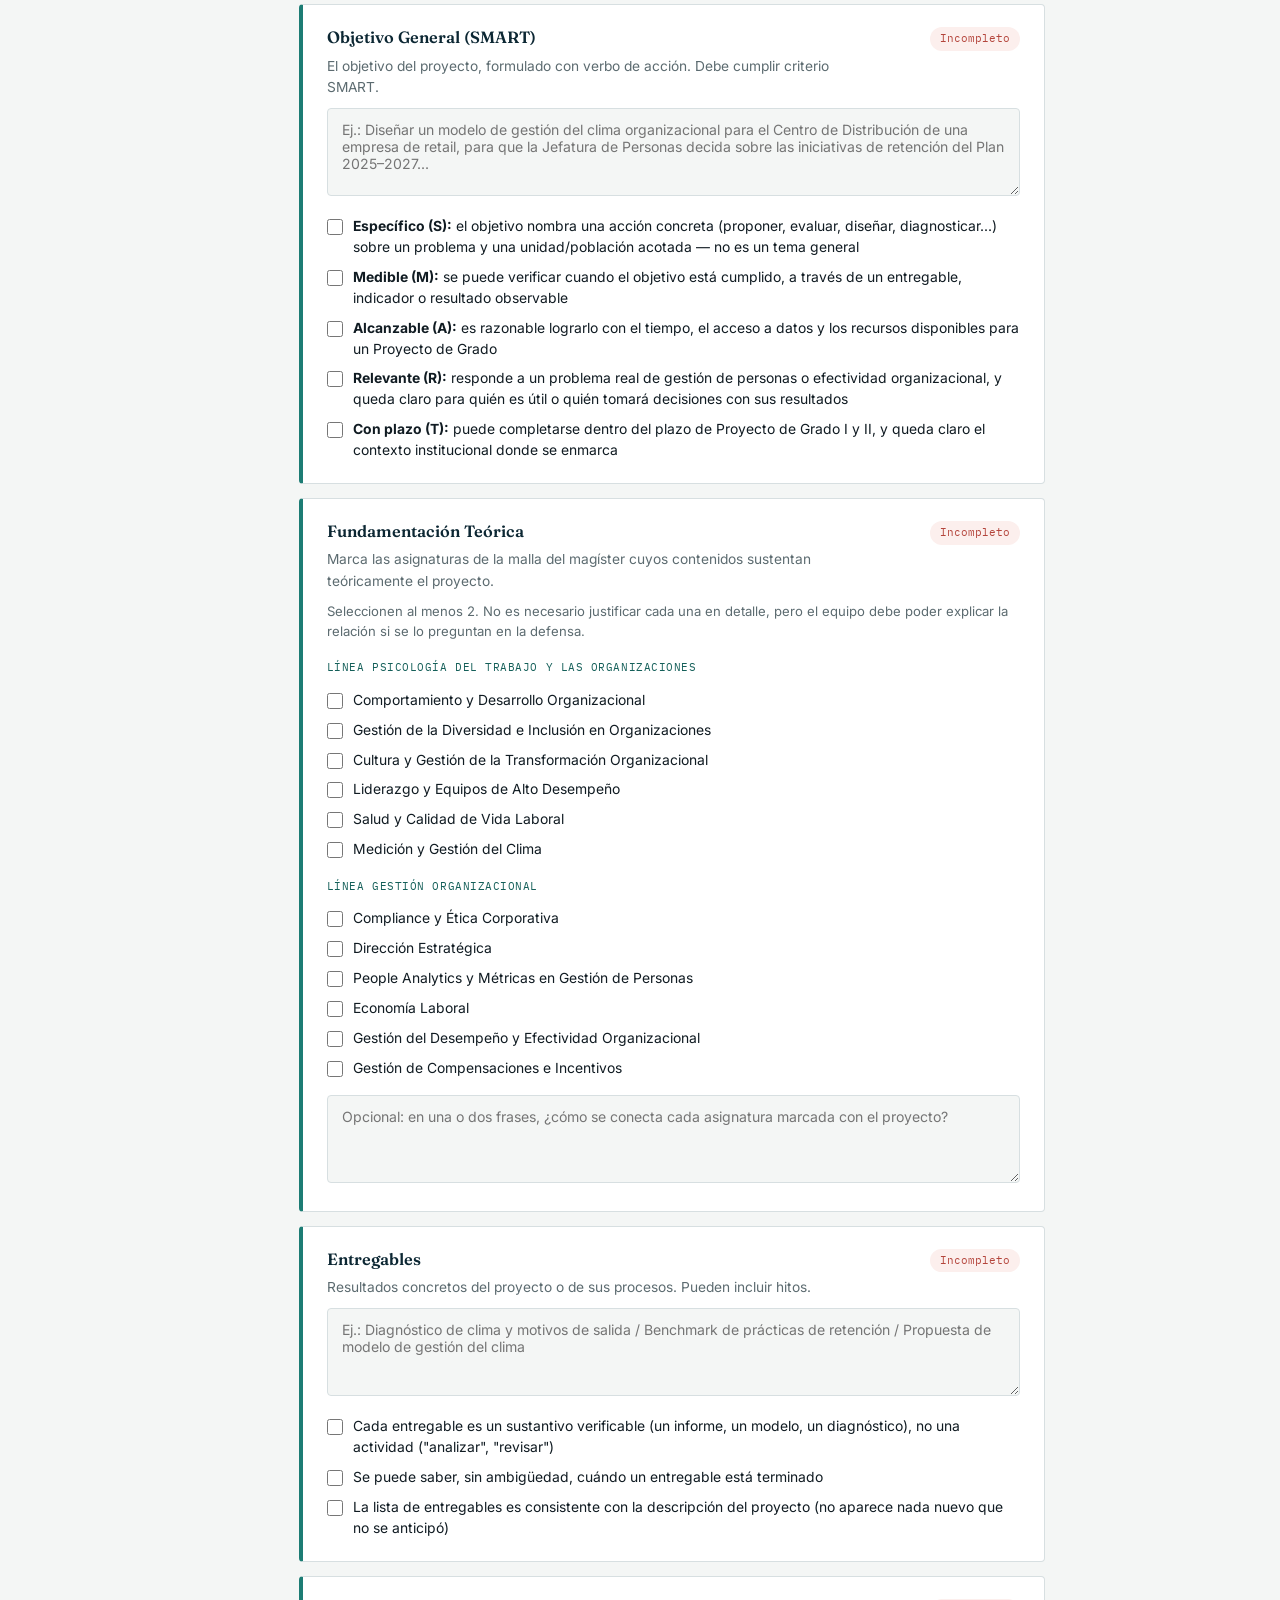
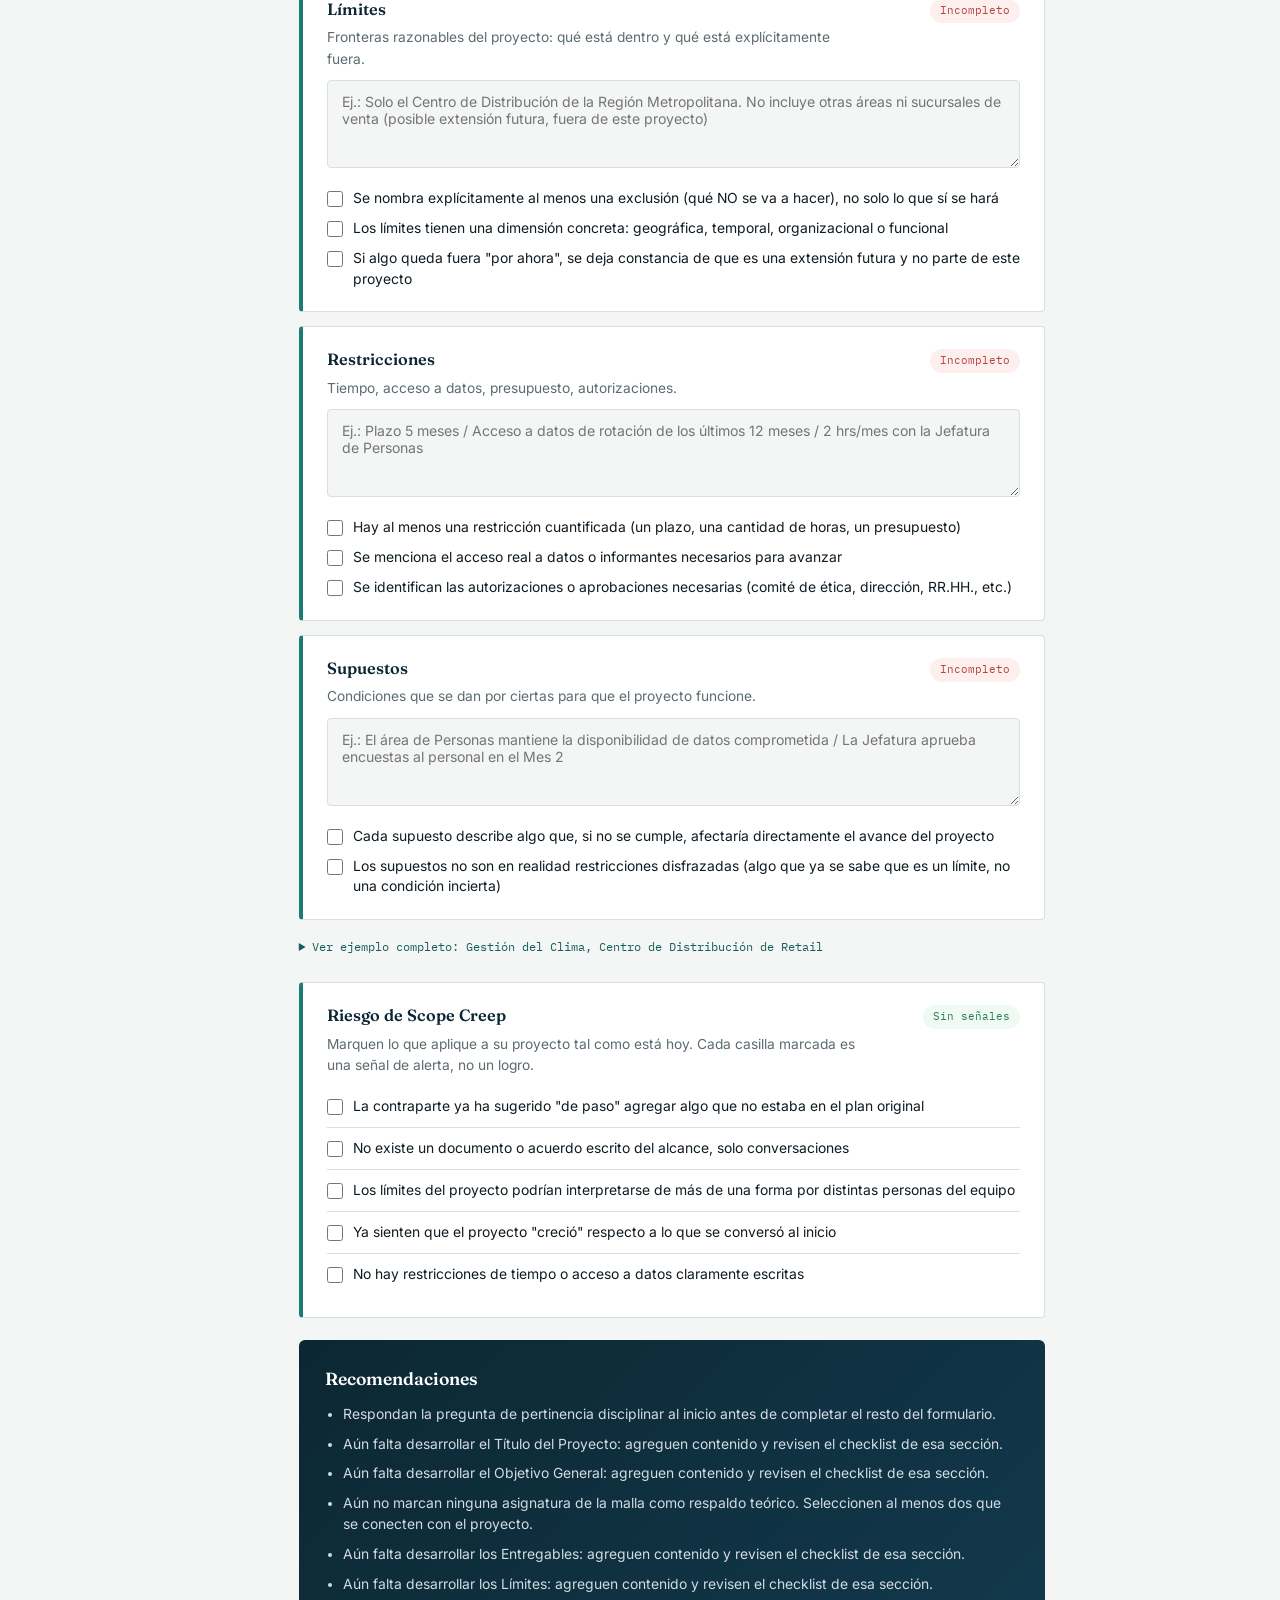
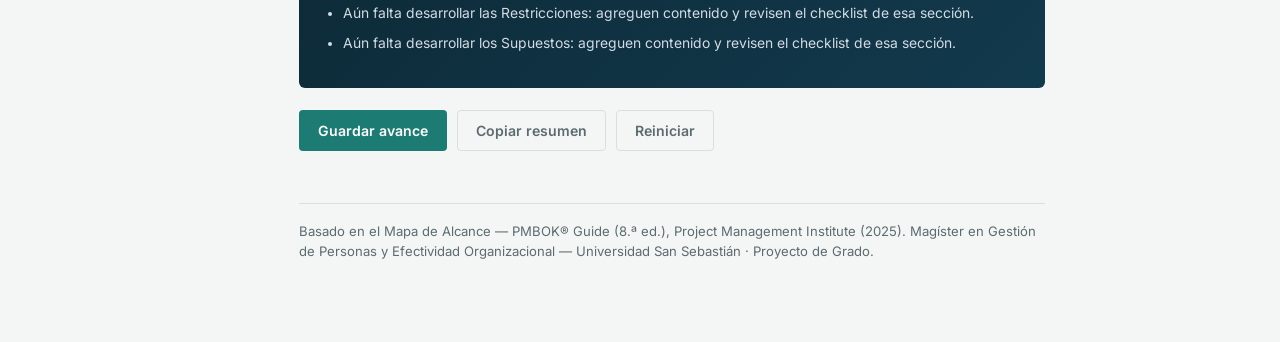
<file: verificador_alcance.html>
<!DOCTYPE html>
<html lang="es">
<head>
<meta charset="UTF-8">
<meta name="viewport" content="width=device-width, initial-scale=1.0">
<title>Verificador de Alcance · Proyecto de Grado</title>
<link rel="preconnect" href="https://fonts.googleapis.com">
<link rel="preconnect" href="https://fonts.gstatic.com" crossorigin>
<link href="https://fonts.googleapis.com/css2?family=Fraunces:ital,opsz,wght@0,9..144,500;0,9..144,600;1,9..144,500&family=Inter:wght@400;500;600&family=IBM+Plex+Mono:wght@400;500&display=swap" rel="stylesheet">
<style>
  :root {
    --ink: #101b22; --navy: #123a4d; --navy-deep: #0c2733;
    --paper: #f4f6f5; --paper-raised: #ffffff;
    --teal: #1c7c74; --teal-deep: #145f59; --teal-soft: #f2f8f7;
    --gold: #b8862b; --gold-deep: #93691f;
    --line: #d7dfe1; --muted: #5c6b70;
    --va-red: #b4453c; --va-red-soft: #fcefed;
    --va-amber: #b4823c; --va-amber-soft: #fbf3e3;
    --va-green: #2e7d5b; --va-green-soft: #effaf3;
  }
  * { box-sizing: border-box; margin: 0; padding: 0; }
  body { font-family: 'Inter', sans-serif; background: var(--paper); color: var(--ink); min-height: 100vh; line-height: 1.5; }

  .page-head { max-width: 900px; margin: 0 auto; padding: 56px 6vw 8px; }
  .eyebrow { font-family: 'IBM Plex Mono', monospace; font-size: 0.7rem; letter-spacing: 0.14em; text-transform: uppercase; color: var(--teal-deep); margin-bottom: 12px; display: flex; align-items: center; gap: 10px; }
  .eyebrow::before { content: ''; width: 22px; height: 1px; background: var(--teal-deep); display: inline-block; }
  .page-head h1 { font-family: 'Fraunces', serif; font-weight: 600; font-size: clamp(1.7rem, 3.6vw, 2.2rem); color: var(--navy-deep); letter-spacing: -0.01em; }
  .page-head .lede { margin-top: 10px; font-size: 0.92rem; color: var(--muted); max-width: 66ch; }

  .container { max-width: 900px; margin: 0 auto; padding: 24px 6vw 80px; }

  .intro-card { background: var(--paper-raised); border: 1px solid var(--line); border-top: 3px solid var(--teal); border-radius: 4px; padding: 26px 24px; margin-bottom: 22px; }
  .intro-card p { font-size: 0.9rem; line-height: 1.65; color: var(--muted); margin-bottom: 10px; }
  .intro-card p:last-child { margin-bottom: 0; }
  .intro-card strong { color: var(--navy-deep); }

  /* ============ Verificador de Alcance — estilos propios ============ */

  .va-gate {
    background: var(--paper-raised);
    border: 1.5px solid var(--gold);
    border-radius: 4px;
    padding: 24px 24px 26px;
    margin-bottom: 22px;
    box-shadow: 0 12px 28px -18px rgba(16,38,59,0.35);
  }
  .va-gate h2 { font-family: 'Fraunces', serif; font-weight: 600; font-size: 1.15rem; margin: 0 0 8px; color: var(--navy-deep); }
  .va-gate .va-desc { color: var(--muted); font-size: 0.86rem; max-width: 66ch; margin: 0 0 16px; line-height: 1.6; }
  .va-gate-options { display: grid; gap: 10px; }
  .va-gate-option { display: flex; align-items: flex-start; gap: 10px; border: 1px solid var(--line); border-radius: 4px; padding: 12px 14px; cursor: pointer; }
  .va-gate-option:has(input:checked) { border-color: var(--teal); background: var(--teal-soft); }
  .va-gate-option input { margin-top: 3px; width: 16px; height: 16px; accent-color: var(--teal); flex-shrink: 0; }
  .va-gate-option span { font-size: 0.88rem; line-height: 1.5; }

  .va-reframe { margin-top: 16px; display: grid; grid-template-columns: 1fr 1fr; gap: 1px; background: var(--line); border: 1px solid var(--line); border-radius: 4px; overflow: hidden; font-size: 0.83rem; }
  .va-reframe > div { background: var(--paper-raised); padding: 12px 14px; line-height: 1.55; }
  .va-reframe .va-rf-head { font-family: 'IBM Plex Mono', monospace; font-size: 0.68rem; letter-spacing: 0.04em; text-transform: uppercase; font-weight: 500; }
  .va-reframe .va-rf-head.bad { color: var(--va-red); }
  .va-reframe .va-rf-head.good { color: var(--teal-deep); }

  .va-gate-warning { margin-top: 14px; background: var(--va-red-soft); color: var(--va-red); border-radius: 4px; padding: 12px 14px; font-size: 0.85rem; line-height: 1.55; display: none; }
  .va-gate-warning.show { display: block; }

  .va-dashboard { background: var(--paper-raised); border: 1px solid var(--line); border-radius: 4px; padding: 22px 24px; display: flex; gap: 18px; flex-wrap: wrap; align-items: center; justify-content: space-between; margin-bottom: 22px; box-shadow: 0 12px 28px -18px rgba(16,38,59,0.3); }
  .va-dashboard .va-verdict { flex: 1; min-width: 220px; }
  .va-verdict-label { font-size: 0.82rem; color: var(--muted); margin: 0 0 4px; }
  .va-verdict-value { font-family: 'Fraunces', serif; font-size: 1.1rem; font-weight: 600; margin: 0; color: var(--navy-deep); }
  .va-chip-row { display: flex; gap: 6px; flex-wrap: wrap; }
  .va-chip { font-family: 'IBM Plex Mono', monospace; font-size: 0.7rem; padding: 5px 10px; border-radius: 20px; border: 1px solid var(--line); color: var(--muted); background: var(--paper); }
  .va-chip.ok { color: var(--va-green); border-color: #bfe0cf; background: var(--va-green-soft); }
  .va-chip.mid { color: var(--va-amber); border-color: #ecd8b0; background: var(--va-amber-soft); }
  .va-chip.bad { color: var(--va-red); border-color: #f0c9c4; background: var(--va-red-soft); }

  .va-block { background: var(--paper-raised); border: 1px solid var(--line); border-left: 4px solid var(--teal); border-radius: 4px; margin-bottom: 14px; overflow: hidden; }
  .va-block-head { padding: 20px 24px 4px; display: flex; align-items: flex-start; justify-content: space-between; gap: 12px; }
  .va-block-head h2 { font-family: 'Fraunces', serif; font-weight: 600; font-size: 1.02rem; margin: 0 0 6px; color: var(--navy-deep); }
  .va-block-head .va-desc { color: var(--muted); font-size: 0.86rem; max-width: 60ch; margin: 0; line-height: 1.55; }
  .va-status-badge { font-family: 'IBM Plex Mono', monospace; font-size: 0.66rem; padding: 4px 10px; border-radius: 20px; white-space: nowrap; margin-top: 2px; }
  .va-status-badge.incompleto { background: var(--va-red-soft); color: var(--va-red); }
  .va-status-badge.progreso { background: var(--va-amber-soft); color: var(--va-amber); }
  .va-status-badge.listo { background: var(--va-green-soft); color: var(--va-green); }

  .va-block-body { padding: 6px 24px 22px; }
  .va-block textarea { width: 100%; min-height: 88px; border: 1px solid var(--line); border-radius: 4px; padding: 12px 14px; font-family: 'Inter', sans-serif; font-size: 0.88rem; color: var(--ink); resize: vertical; background: var(--paper); }
  .va-block textarea:focus { outline: 2px solid var(--teal); outline-offset: 1px; }
  .va-checklist { list-style: none; margin: 14px 0 0; padding: 0; display: grid; gap: 9px; }
  .va-checklist li { display: flex; align-items: flex-start; gap: 10px; font-size: 0.87rem; line-height: 1.5; }
  .va-checklist input[type=checkbox] { margin-top: 3px; width: 16px; height: 16px; accent-color: var(--teal); flex-shrink: 0; }
  .va-checklist label { cursor: pointer; }
  .va-fund-group { font-family: 'IBM Plex Mono', monospace; font-size: 0.68rem; letter-spacing: 0.05em; text-transform: uppercase; color: var(--teal-deep); margin: 18px 0 6px; }
  .va-fund-group:first-child { margin-top: 4px; }

  .va-example { margin-top: 8px; margin-bottom: 22px; }
  .va-example summary { cursor: pointer; font-family: 'IBM Plex Mono', monospace; font-size: 0.75rem; color: var(--teal-deep); padding: 4px 0; }
  .va-example-card { margin-top: 12px; background: var(--teal-soft); border-radius: 4px; padding: 16px 18px; font-size: 0.85rem; }
  .va-example-card p { margin: 0 0 8px; line-height: 1.55; }
  .va-example-card strong { font-family: 'IBM Plex Mono', monospace; font-weight: 500; font-size: 0.7rem; text-transform: none; color: var(--navy); display: block; margin-bottom: 2px; }

  .va-risk-row { display: flex; align-items: flex-start; gap: 10px; padding: 10px 0; border-bottom: 1px solid var(--line); font-size: 0.87rem; line-height: 1.5; }
  .va-risk-row:last-child { border-bottom: none; }
  .va-risk-row input { margin-top: 3px; width: 16px; height: 16px; accent-color: var(--va-red); flex-shrink: 0; }

  .va-summary { margin-top: 22px; background: linear-gradient(135deg, var(--navy-deep), var(--navy)); color: #edf1f5; border-radius: 6px; padding: 26px 26px; }
  .va-summary h2 { font-family: 'Fraunces', serif; font-size: 1.1rem; margin: 0 0 12px; font-weight: 600; color: #fff; }
  .va-summary ul { margin: 0; padding-left: 18px; }
  .va-summary li { margin-bottom: 8px; font-size: 0.87rem; color: #d3dbe4; line-height: 1.55; }
  .va-summary-empty { color: #8fa0b3; font-size: 0.87rem; }

  .va-actions { display: flex; gap: 10px; flex-wrap: wrap; margin-top: 22px; }
  .va-actions button { font-family: 'Inter', sans-serif; font-size: 0.88rem; font-weight: 600; padding: 11px 18px; border-radius: 4px; border: 1px solid transparent; cursor: pointer; }
  .va-actions button.primary { background: var(--teal); color: #fff; }
  .va-actions button.primary:hover { background: var(--teal-deep); }
  .va-actions button.ghost { background: transparent; color: var(--muted); border-color: var(--line); }
  .va-actions button.ghost:hover { border-color: var(--muted); color: var(--ink); }
  .va-save-note { font-size: 0.78rem; color: var(--muted); margin-top: 10px; font-family: 'IBM Plex Mono', monospace; min-height: 16px; }

  .section-label { font-family: 'IBM Plex Mono', monospace; font-size: 0.72rem; letter-spacing: 0.1em; text-transform: uppercase; color: var(--muted); margin: 30px 0 14px; }
  .footnote { margin-top: 26px; font-size: 0.82rem; color: var(--muted); border-top: 1px solid var(--line); padding-top: 18px; }
</style>
<link rel="stylesheet" href="sidebar.css">
</head>
<body>
<div id="sidebar-placeholder"></div>

<div class="page-head">
  <div class="eyebrow">PROYECTO DE GRADO · HERRAMIENTA DE AUTODIAGNÓSTICO</div>
  <h1>Verificador de Alcance</h1>
  <p class="lede">Completen cada componente del Mapa de Alcance con el contenido real de su proyecto y respondan el checklist en equipo. La herramienta muestra qué partes están listas y cuáles necesitan más trabajo antes de presentarlas a su contraparte.</p>
</div>

<div class="container">

  <div class="intro-card">
    <p>El alcance define <strong>qué incluye el proyecto y qué queda explícitamente fuera</strong>. Un alcance mal definido es la causa más común de atrasos y fricciones con la contraparte durante el trabajo de campo.</p>
    <p>Completen esta herramienta como equipo, antes de la primera reunión formal con su contraparte. Todo lo que escriban se guarda solo en este navegador — no se envía a ningún servidor.</p>
  </div>

  <section class="va-gate">
    <h2>Antes de todo: ¿es un tema de gestión de personas u organizacional?</h2>
    <p class="va-desc">Si el equipo viene de un pregrado en Psicología, es normal inclinarse sin darse cuenta hacia una intervención clínica o individual. Este magíster forma para intervenir a nivel organizacional — en procesos, cultura, liderazgo y prácticas de gestión de personas — no para el diagnóstico o tratamiento clínico de una persona en particular.</p>
    <div class="va-gate-options">
      <label class="va-gate-option">
        <input type="radio" name="pertinencia" value="orggest" data-gate>
        <span>Nuestro proyecto aborda un problema de gestión de personas u organizacional: cultura, liderazgo, desempeño, compensaciones, clima, diversidad, procesos de cambio, etc., a nivel de equipo o de la organización.</span>
      </label>
      <label class="va-gate-option">
        <input type="radio" name="pertinencia" value="clinico" data-gate>
        <span>Nuestro proyecto tiene un componente clínico o individual central: evaluación psicológica, diagnóstico de salud mental, o intervención terapéutica sobre una persona en particular.</span>
      </label>
      <label class="va-gate-option">
        <input type="radio" name="pertinencia" value="dudoso" data-gate>
        <span>No estamos seguros — nuestro tema mezcla ambas cosas, o es un problema de gestión general sin ningún ángulo de personas.</span>
      </label>
    </div>
    <div class="va-reframe">
      <div class="va-rf-head bad">Clínico / individual (fuera de alcance)</div>
      <div class="va-rf-head good">Gestión de personas / organizacional (dentro de alcance)</div>
      <div>Evaluar el nivel de estrés laboral y ansiedad en un grupo de trabajadores de un call center.</div>
      <div>Diseñar un programa de gestión del bienestar y calidad de vida laboral para reducir el ausentismo asociado a estrés en un call center.</div>
      <div>Diagnosticar el perfil de personalidad de los líderes de un equipo para definir un plan de intervención terapéutica individual.</div>
      <div>Diseñar un modelo de desarrollo de liderazgo y gestión de equipos de alto desempeño para fortalecer las competencias directivas del equipo.</div>
    </div>
    <p class="va-gate-warning" id="gate-warning">Este tema, tal como está planteado, corresponde a una intervención clínica o individual. Antes de seguir completando el alcance, conversen con su profesor guía para reformularlo hacia un problema de gestión de personas u organizacional — miren la tabla de arriba como referencia.</p>
  </section>

  <div class="va-dashboard">
    <div class="va-verdict">
      <p class="va-verdict-label">Diagnóstico general</p>
      <p class="va-verdict-value" id="verdict-text">Aún no hay información suficiente</p>
    </div>
    <div class="va-chip-row" id="chip-row"></div>
  </div>

  <!-- TÍTULO -->
  <section class="va-block" data-section="titulo">
    <div class="va-block-head">
      <div>
        <h2>Título del Proyecto</h2>
        <p class="va-desc">El nombre del proyecto. Es distinto del objetivo: no lleva verbo de acción, es una frase nominal breve.</p>
      </div>
      <span class="va-status-badge incompleto" data-badge>Incompleto</span>
    </div>
    <div class="va-block-body">
      <textarea data-text style="min-height:56px;" placeholder="Ej.: Modelo de gestión del clima organizacional en un Centro de Distribución"></textarea>
      <ul class="va-checklist">
        <li><input type="checkbox" id="t1" data-check><label for="t1">Es breve y directo (idealmente menos de 20 palabras)</label></li>
        <li><input type="checkbox" id="t2" data-check><label for="t2">Incluye el tema central y el ámbito o institución donde se enmarca</label></li>
        <li><input type="checkbox" id="t3" data-check><label for="t3">Es una frase nominal, no una oración con verbo de acción (el verbo va en el objetivo, no aquí)</label></li>
      </ul>
    </div>
  </section>

  <!-- OBJETIVO SMART -->
  <section class="va-block" data-section="objetivo">
    <div class="va-block-head">
      <div>
        <h2>Objetivo General (SMART)</h2>
        <p class="va-desc">El objetivo del proyecto, formulado con verbo de acción. Debe cumplir criterio SMART.</p>
      </div>
      <span class="va-status-badge incompleto" data-badge>Incompleto</span>
    </div>
    <div class="va-block-body">
      <textarea data-text placeholder="Ej.: Diseñar un modelo de gestión del clima organizacional para el Centro de Distribución de una empresa de retail, para que la Jefatura de Personas decida sobre las iniciativas de retención del Plan 2025–2027..."></textarea>
      <ul class="va-checklist">
        <li><input type="checkbox" id="d1" data-check><label for="d1"><strong>Específico (S):</strong> el objetivo nombra una acción concreta (proponer, evaluar, diseñar, diagnosticar…) sobre un problema y una unidad/población acotada — no es un tema general</label></li>
        <li><input type="checkbox" id="d2" data-check><label for="d2"><strong>Medible (M):</strong> se puede verificar cuando el objetivo está cumplido, a través de un entregable, indicador o resultado observable</label></li>
        <li><input type="checkbox" id="d3" data-check><label for="d3"><strong>Alcanzable (A):</strong> es razonable lograrlo con el tiempo, el acceso a datos y los recursos disponibles para un Proyecto de Grado</label></li>
        <li><input type="checkbox" id="d4" data-check><label for="d4"><strong>Relevante (R):</strong> responde a un problema real de gestión de personas o efectividad organizacional, y queda claro para quién es útil o quién tomará decisiones con sus resultados</label></li>
        <li><input type="checkbox" id="d5" data-check><label for="d5"><strong>Con plazo (T):</strong> puede completarse dentro del plazo de Proyecto de Grado I y II, y queda claro el contexto institucional donde se enmarca</label></li>
      </ul>
    </div>
  </section>

  <!-- FUNDAMENTACIÓN TEÓRICA -->
  <section class="va-block" data-section="fundamentacion">
    <div class="va-block-head">
      <div>
        <h2>Fundamentación Teórica</h2>
        <p class="va-desc">Marca las asignaturas de la malla del magíster cuyos contenidos sustentan teóricamente el proyecto.</p>
      </div>
      <span class="va-status-badge incompleto" data-badge>Incompleto</span>
    </div>
    <div class="va-block-body">
      <p style="font-size:0.82rem;color:var(--muted);margin:0 0 12px;">Seleccionen al menos 2. No es necesario justificar cada una en detalle, pero el equipo debe poder explicar la relación si se lo preguntan en la defensa.</p>

      <p class="va-fund-group">Línea Psicología del Trabajo y las Organizaciones</p>
      <ul class="va-checklist">
        <li><input type="checkbox" id="f01" data-check data-fund><label for="f01">Comportamiento y Desarrollo Organizacional</label></li>
        <li><input type="checkbox" id="f02" data-check data-fund><label for="f02">Gestión de la Diversidad e Inclusión en Organizaciones</label></li>
        <li><input type="checkbox" id="f03" data-check data-fund><label for="f03">Cultura y Gestión de la Transformación Organizacional</label></li>
        <li><input type="checkbox" id="f04" data-check data-fund><label for="f04">Liderazgo y Equipos de Alto Desempeño</label></li>
        <li><input type="checkbox" id="f05" data-check data-fund><label for="f05">Salud y Calidad de Vida Laboral</label></li>
        <li><input type="checkbox" id="f06" data-check data-fund><label for="f06">Medición y Gestión del Clima</label></li>
      </ul>

      <p class="va-fund-group">Línea Gestión Organizacional</p>
      <ul class="va-checklist">
        <li><input type="checkbox" id="f07" data-check data-fund><label for="f07">Compliance y Ética Corporativa</label></li>
        <li><input type="checkbox" id="f08" data-check data-fund><label for="f08">Dirección Estratégica</label></li>
        <li><input type="checkbox" id="f09" data-check data-fund><label for="f09">People Analytics y Métricas en Gestión de Personas</label></li>
        <li><input type="checkbox" id="f10" data-check data-fund><label for="f10">Economía Laboral</label></li>
        <li><input type="checkbox" id="f11" data-check data-fund><label for="f11">Gestión del Desempeño y Efectividad Organizacional</label></li>
        <li><input type="checkbox" id="f12" data-check data-fund><label for="f12">Gestión de Compensaciones e Incentivos</label></li>
      </ul>

      <textarea data-text style="margin-top:16px;" placeholder="Opcional: en una o dos frases, ¿cómo se conecta cada asignatura marcada con el proyecto?"></textarea>
    </div>
  </section>

  <!-- ENTREGABLES -->
  <section class="va-block" data-section="entregables">
    <div class="va-block-head">
      <div>
        <h2>Entregables</h2>
        <p class="va-desc">Resultados concretos del proyecto o de sus procesos. Pueden incluir hitos.</p>
      </div>
      <span class="va-status-badge incompleto" data-badge>Incompleto</span>
    </div>
    <div class="va-block-body">
      <textarea data-text placeholder="Ej.: Diagnóstico de clima y motivos de salida / Benchmark de prácticas de retención / Propuesta de modelo de gestión del clima"></textarea>
      <ul class="va-checklist">
        <li><input type="checkbox" id="e1" data-check><label for="e1">Cada entregable es un sustantivo verificable (un informe, un modelo, un diagnóstico), no una actividad ("analizar", "revisar")</label></li>
        <li><input type="checkbox" id="e2" data-check><label for="e2">Se puede saber, sin ambigüedad, cuándo un entregable está terminado</label></li>
        <li><input type="checkbox" id="e3" data-check><label for="e3">La lista de entregables es consistente con la descripción del proyecto (no aparece nada nuevo que no se anticipó)</label></li>
      </ul>
    </div>
  </section>

  <!-- LÍMITES -->
  <section class="va-block" data-section="limites">
    <div class="va-block-head">
      <div>
        <h2>Límites</h2>
        <p class="va-desc">Fronteras razonables del proyecto: qué está dentro y qué está explícitamente fuera.</p>
      </div>
      <span class="va-status-badge incompleto" data-badge>Incompleto</span>
    </div>
    <div class="va-block-body">
      <textarea data-text placeholder="Ej.: Solo el Centro de Distribución de la Región Metropolitana. No incluye otras áreas ni sucursales de venta (posible extensión futura, fuera de este proyecto)"></textarea>
      <ul class="va-checklist">
        <li><input type="checkbox" id="l1" data-check><label for="l1">Se nombra explícitamente al menos una exclusión (qué NO se va a hacer), no solo lo que sí se hará</label></li>
        <li><input type="checkbox" id="l2" data-check><label for="l2">Los límites tienen una dimensión concreta: geográfica, temporal, organizacional o funcional</label></li>
        <li><input type="checkbox" id="l3" data-check><label for="l3">Si algo queda fuera "por ahora", se deja constancia de que es una extensión futura y no parte de este proyecto</label></li>
      </ul>
    </div>
  </section>

  <!-- RESTRICCIONES -->
  <section class="va-block" data-section="restricciones">
    <div class="va-block-head">
      <div>
        <h2>Restricciones</h2>
        <p class="va-desc">Tiempo, acceso a datos, presupuesto, autorizaciones.</p>
      </div>
      <span class="va-status-badge incompleto" data-badge>Incompleto</span>
    </div>
    <div class="va-block-body">
      <textarea data-text placeholder="Ej.: Plazo 5 meses / Acceso a datos de rotación de los últimos 12 meses / 2 hrs/mes con la Jefatura de Personas"></textarea>
      <ul class="va-checklist">
        <li><input type="checkbox" id="r1" data-check><label for="r1">Hay al menos una restricción cuantificada (un plazo, una cantidad de horas, un presupuesto)</label></li>
        <li><input type="checkbox" id="r2" data-check><label for="r2">Se menciona el acceso real a datos o informantes necesarios para avanzar</label></li>
        <li><input type="checkbox" id="r3" data-check><label for="r3">Se identifican las autorizaciones o aprobaciones necesarias (comité de ética, dirección, RR.HH., etc.)</label></li>
      </ul>
    </div>
  </section>

  <!-- SUPUESTOS -->
  <section class="va-block" data-section="supuestos">
    <div class="va-block-head">
      <div>
        <h2>Supuestos</h2>
        <p class="va-desc">Condiciones que se dan por ciertas para que el proyecto funcione.</p>
      </div>
      <span class="va-status-badge incompleto" data-badge>Incompleto</span>
    </div>
    <div class="va-block-body">
      <textarea data-text placeholder="Ej.: El área de Personas mantiene la disponibilidad de datos comprometida / La Jefatura aprueba encuestas al personal en el Mes 2"></textarea>
      <ul class="va-checklist">
        <li><input type="checkbox" id="s1" data-check><label for="s1">Cada supuesto describe algo que, si no se cumple, afectaría directamente el avance del proyecto</label></li>
        <li><input type="checkbox" id="s2" data-check><label for="s2">Los supuestos no son en realidad restricciones disfrazadas (algo que ya se sabe que es un límite, no una condición incierta)</label></li>
      </ul>
    </div>
  </section>

  <details class="va-example">
    <summary>Ver ejemplo completo: Gestión del Clima, Centro de Distribución de Retail</summary>
    <div class="va-example-card">
      <p><strong>Objetivo</strong>Diseñar un modelo de gestión del clima organizacional y bienestar laboral para reducir la rotación voluntaria en el Centro de Distribución de una empresa de retail (Plan Estratégico de Personas 2025–2027).</p>
      <p><strong>Entregables</strong>Diagnóstico de clima y motivos de salida · Benchmark de prácticas de retención · Propuesta de modelo de gestión del clima.</p>
      <p><strong>Límites</strong>Solo el Centro de Distribución de la Región Metropolitana. No incluye otras áreas ni sucursales de venta.</p>
      <p><strong>Restricciones</strong>Plazo de 5 meses · acceso a datos de rotación de los últimos 12 meses · 2 hrs/mes con la Jefatura de Personas.</p>
      <p><strong>Supuestos</strong>El área de Personas mantiene la disponibilidad de datos comprometida · la Jefatura aprueba encuestas al personal en el mes 2.</p>
    </div>
  </details>

  <!-- SCOPE CREEP -->
  <section class="va-block" data-section="creep">
    <div class="va-block-head">
      <div>
        <h2>Riesgo de Scope Creep</h2>
        <p class="va-desc">Marquen lo que aplique a su proyecto tal como está hoy. Cada casilla marcada es una señal de alerta, no un logro.</p>
      </div>
      <span class="va-status-badge listo" data-badge-creep>Sin señales</span>
    </div>
    <div class="va-block-body">
      <div class="va-risk-row"><input type="checkbox" data-risk id="c1"><label for="c1">La contraparte ya ha sugerido "de paso" agregar algo que no estaba en el plan original</label></div>
      <div class="va-risk-row"><input type="checkbox" data-risk id="c2"><label for="c2">No existe un documento o acuerdo escrito del alcance, solo conversaciones</label></div>
      <div class="va-risk-row"><input type="checkbox" data-risk id="c3"><label for="c3">Los límites del proyecto podrían interpretarse de más de una forma por distintas personas del equipo</label></div>
      <div class="va-risk-row"><input type="checkbox" data-risk id="c4"><label for="c4">Ya sienten que el proyecto "creció" respecto a lo que se conversó al inicio</label></div>
      <div class="va-risk-row"><input type="checkbox" data-risk id="c5"><label for="c5">No hay restricciones de tiempo o acceso a datos claramente escritas</label></div>
    </div>
  </section>

  <div class="va-summary">
    <h2>Recomendaciones</h2>
    <ul id="rec-list"></ul>
    <p class="va-summary-empty" id="rec-empty">Completa los campos de arriba para ver recomendaciones específicas aquí.</p>
  </div>

  <div class="va-actions">
    <button class="primary" id="save-btn">Guardar avance</button>
    <button class="ghost" id="copy-btn">Copiar resumen</button>
    <button class="ghost" id="reset-btn">Reiniciar</button>
  </div>
  <p class="va-save-note" id="save-note"></p>

  <p class="footnote">Basado en el Mapa de Alcance — PMBOK® Guide (8.ª ed.), Project Management Institute (2025). Magíster en Gestión de Personas y Efectividad Organizacional — Universidad San Sebastián · Proyecto de Grado.</p>

</div>
<script src="sidebar.js"></script>
<script>
(function(){
  var STORAGE_KEY = 'mgpe_verificador_alcance_v1';
  var sections = Array.prototype.slice.call(document.querySelectorAll('.va-block[data-section]:not([data-section="creep"])'));

  function sectionStatus(block){
    if(block.getAttribute('data-section') === 'fundamentacion'){
      var fundChecked = Array.prototype.slice.call(block.querySelectorAll('[data-fund]')).filter(function(c){return c.checked;}).length;
      if(fundChecked === 0) return 'incompleto';
      if(fundChecked === 1) return 'progreso';
      return 'listo';
    }
    var text = block.querySelector('[data-text]').value.trim();
    var checks = Array.prototype.slice.call(block.querySelectorAll('[data-check]'));
    var checkedCount = checks.filter(function(c){return c.checked;}).length;
    if(text.length < 15 && checkedCount === 0) return 'incompleto';
    if(text.length >= 15 && checkedCount === checks.length) return 'listo';
    return 'progreso';
  }

  var STATUS_LABEL = {incompleto:'Incompleto', progreso:'En progreso', listo:'Listo'};

  function refreshBadge(block){
    var status = sectionStatus(block);
    var badge = block.querySelector('[data-badge]');
    badge.className = 'va-status-badge ' + status;
    badge.textContent = STATUS_LABEL[status];
    return status;
  }

  function refreshCreep(){
    var risks = Array.prototype.slice.call(document.querySelectorAll('[data-risk]'));
    var count = risks.filter(function(r){return r.checked;}).length;
    var badge = document.querySelector('[data-badge-creep]');
    if(count === 0){
      badge.className = 'va-status-badge listo';
      badge.textContent = 'Sin señales';
    } else if(count <= 2){
      badge.className = 'va-status-badge progreso';
      badge.textContent = count + ' señal(es) de alerta';
    } else {
      badge.className = 'va-status-badge incompleto';
      badge.textContent = count + ' señales de alerta';
    }
    return count;
  }

  var CHIP_LABELS = {
    titulo:'Título',
    objetivo:'Objetivo',
    fundamentacion:'Fundamentación',
    entregables:'Entregables',
    limites:'Límites',
    restricciones:'Restricciones',
    supuestos:'Supuestos'
  };

  var SECTION_NAMES = {
    titulo:'el Título del Proyecto',
    objetivo:'el Objetivo General',
    fundamentacion:'la Fundamentación Teórica',
    entregables:'los Entregables',
    limites:'los Límites',
    restricciones:'las Restricciones',
    supuestos:'los Supuestos'
  };

  function getGateValue(){
    var checked = document.querySelector('[data-gate]:checked');
    return checked ? checked.value : null;
  }

  function refreshGate(){
    var value = getGateValue();
    var warning = document.getElementById('gate-warning');
    warning.classList.toggle('show', value === 'clinico' || value === 'dudoso');
    return value;
  }

  function refreshAll(){
    var gateValue = refreshGate();
    var statuses = {};
    sections.forEach(function(block){
      statuses[block.getAttribute('data-section')] = refreshBadge(block);
    });
    var creepCount = refreshCreep();

    var listoCount = Object.keys(statuses).filter(function(k){return statuses[k] === 'listo';}).length;
    var incompletoCount = Object.keys(statuses).filter(function(k){return statuses[k] === 'incompleto';}).length;
    var total = Object.keys(statuses).length;

    var chipRow = document.getElementById('chip-row');
    chipRow.innerHTML = '';
    Object.keys(statuses).forEach(function(key){
      var chip = document.createElement('span');
      var cls = statuses[key] === 'listo' ? 'ok' : (statuses[key] === 'progreso' ? 'mid' : 'bad');
      chip.className = 'va-chip ' + cls;
      chip.textContent = CHIP_LABELS[key] || (key.charAt(0).toUpperCase() + key.slice(1));
      chipRow.appendChild(chip);
    });

    var verdictEl = document.getElementById('verdict-text');
    if(gateValue === 'clinico'){
      verdictEl.textContent = 'Tema fuera de alcance del programa — revisen la pertinencia disciplinar primero';
    } else if(gateValue === 'dudoso'){
      verdictEl.textContent = 'Aclaren primero si el tema es de gestión de personas u organizacional antes de seguir';
    } else if(!gateValue){
      verdictEl.textContent = 'Respondan primero si el tema es de gestión de personas u organizacional';
    } else if(incompletoCount > 0){
      verdictEl.textContent = 'Alcance aún no está listo para revisión';
    } else if(listoCount === total && creepCount === 0){
      verdictEl.textContent = 'Alcance sólido — listo para su contraparte';
    } else if(listoCount === total && creepCount > 0){
      verdictEl.textContent = 'Contenido completo, pero hay riesgo de scope creep';
    } else {
      verdictEl.textContent = 'En buen camino — quedan detalles por afinar';
    }

    var recList = document.getElementById('rec-list');
    var recEmpty = document.getElementById('rec-empty');
    recList.innerHTML = '';
    var recs = [];

    if(gateValue === 'clinico'){
      recs.push('El tema tiene un componente clínico o individual central. Antes de seguir con el resto del formulario, reformúlenlo hacia un problema de gestión de personas u organizacional (revisen la tabla de reformulación arriba) y conversen con su profesor guía.');
    } else if(gateValue === 'dudoso'){
      recs.push('Aclaren con su profesor guía si el tema es de gestión de personas/organizacional o tiene un componente clínico o individual que deba acotarse antes de definir el resto del alcance.');
    } else if(!gateValue){
      recs.push('Respondan la pregunta de pertinencia disciplinar al inicio antes de completar el resto del formulario.');
    }

    Object.keys(statuses).forEach(function(key){
      if(key === 'fundamentacion'){
        if(statuses[key] === 'incompleto'){
          recs.push('Aún no marcan ninguna asignatura de la malla como respaldo teórico. Seleccionen al menos dos que se conecten con el proyecto.');
        } else if(statuses[key] === 'progreso'){
          recs.push('Marcaron solo una asignatura de respaldo teórico — conviene identificar al menos una segunda para fundamentar mejor el proyecto.');
        }
        return;
      }
      if(statuses[key] === 'incompleto'){
        recs.push('Aún falta desarrollar ' + SECTION_NAMES[key] + ': agreguen contenido y revisen el checklist de esa sección.');
      } else if(statuses[key] === 'progreso'){
        recs.push('Revisen el checklist de ' + SECTION_NAMES[key] + ' — hay criterios sin marcar que probablemente valga la pena resolver antes de avanzar.');
      }
    });
    if(creepCount >= 3){
      recs.push('El riesgo de scope creep es alto: formalicen un documento de alcance por escrito antes de seguir avanzando con su contraparte.');
    } else if(creepCount > 0){
      recs.push('Hay señales de scope creep. Conversen con su contraparte para dejar los límites por escrito.');
    }

    if(recs.length === 0){
      recEmpty.style.display = 'block';
    } else {
      recEmpty.style.display = 'none';
      recs.forEach(function(text){
        var li = document.createElement('li');
        li.textContent = text;
        recList.appendChild(li);
      });
    }
  }

  function buildSummaryText(){
    var gateLabels = {orggest:'Gestión de personas / organizacional', clinico:'Componente clínico o individual central', dudoso:'No está claro aún'};
    var gateValue = getGateValue();
    var lines = ['RESUMEN DE ALCANCE\n', 'PERTINENCIA DISCIPLINAR: ' + (gateLabels[gateValue] || '(sin responder)') + '\n'];
    sections.forEach(function(block){
      var title = block.querySelector('h2').textContent;
      if(block.getAttribute('data-section') === 'fundamentacion'){
        var picked = Array.prototype.slice.call(block.querySelectorAll('[data-fund]:checked')).map(function(c){
          return c.closest('li').querySelector('label').textContent;
        });
        var note = block.querySelector('[data-text]').value.trim();
        var body = (picked.length ? picked.map(function(p){return '- ' + p;}).join('\n') : '(ninguna asignatura marcada)') + (note ? ('\nNota: ' + note) : '');
        lines.push(title.toUpperCase() + '\n' + body + '\n');
        return;
      }
      var text = block.querySelector('[data-text]').value.trim() || '(sin completar)';
      lines.push(title.toUpperCase() + '\n' + text + '\n');
    });
    var creepCount = document.querySelectorAll('[data-risk]:checked').length;
    lines.push('SEÑALES DE SCOPE CREEP MARCADAS: ' + creepCount);
    return lines.join('\n');
  }

  function collectState(){
    var state = {sections:{}, risks:{}, gate:getGateValue()};
    sections.forEach(function(block){
      var key = block.getAttribute('data-section');
      state.sections[key] = {
        text: block.querySelector('[data-text]').value,
        checks: Array.prototype.slice.call(block.querySelectorAll('[data-check]')).map(function(c){return c.checked;})
      };
    });
    Array.prototype.slice.call(document.querySelectorAll('[data-risk]')).forEach(function(r){
      state.risks[r.id] = r.checked;
    });
    return state;
  }

  function applyState(state){
    if(!state) return;
    sections.forEach(function(block){
      var key = block.getAttribute('data-section');
      var saved = state.sections && state.sections[key];
      if(!saved) return;
      block.querySelector('[data-text]').value = saved.text || '';
      var checks = Array.prototype.slice.call(block.querySelectorAll('[data-check]'));
      checks.forEach(function(c, i){ c.checked = !!(saved.checks && saved.checks[i]); });
    });
    if(state.risks){
      Array.prototype.slice.call(document.querySelectorAll('[data-risk]')).forEach(function(r){
        r.checked = !!state.risks[r.id];
      });
    }
    if(state.gate){
      var gateInput = document.querySelector('[data-gate][value="' + state.gate + '"]');
      if(gateInput) gateInput.checked = true;
    }
  }

  document.addEventListener('input', refreshAll);
  document.addEventListener('change', refreshAll);

  document.getElementById('save-btn').addEventListener('click', function(){
    try{
      localStorage.setItem(STORAGE_KEY, JSON.stringify(collectState()));
      document.getElementById('save-note').textContent = 'Guardado en este navegador — ' + new Date().toLocaleTimeString();
    }catch(e){
      document.getElementById('save-note').textContent = 'No se pudo guardar en este navegador.';
    }
  });

  document.getElementById('reset-btn').addEventListener('click', function(){
    if(!confirm('¿Borrar todo el contenido ingresado?')) return;
    sections.forEach(function(block){
      block.querySelector('[data-text]').value = '';
      Array.prototype.slice.call(block.querySelectorAll('[data-check]')).forEach(function(c){c.checked = false;});
    });
    Array.prototype.slice.call(document.querySelectorAll('[data-risk]')).forEach(function(r){r.checked = false;});
    Array.prototype.slice.call(document.querySelectorAll('[data-gate]')).forEach(function(g){g.checked = false;});
    try{ localStorage.removeItem(STORAGE_KEY); }catch(e){}
    document.getElementById('save-note').textContent = 'Contenido reiniciado.';
    refreshAll();
  });

  document.getElementById('copy-btn').addEventListener('click', function(){
    var text = buildSummaryText();
    function fallbackCopy(){
      var ta = document.createElement('textarea');
      ta.value = text;
      ta.style.position = 'fixed';
      ta.style.left = '-9999px';
      document.body.appendChild(ta);
      ta.select();
      try{ document.execCommand('copy'); }catch(e){}
      document.body.removeChild(ta);
    }
    if(navigator.clipboard && navigator.clipboard.writeText){
      navigator.clipboard.writeText(text).catch(fallbackCopy);
    } else {
      fallbackCopy();
    }
    document.getElementById('save-note').textContent = 'Resumen copiado al portapapeles.';
  });

  try{
    var saved = JSON.parse(localStorage.getItem(STORAGE_KEY));
    applyState(saved);
  }catch(e){}

  refreshAll();
})();
</script>
</body>
</html>
</file>
<file: recursos.css>
@import url('https://fonts.googleapis.com/css2?family=Fraunces:wght@600;700&family=Inter:wght@400;500;600&family=IBM+Plex+Mono:wght@400&display=swap');
:root{--navy-deep:#1f2a44;--navy:#1f2a44;--teal:#1f7a7a;--gold:#c9a227;--bg:#f7f8fa;--card:#fff;--ink:#222a3a;--mut:#5b6578;--line:#dde2ea}
@media (prefers-color-scheme:dark){:root{--bg:#141a2b;--card:#1d2540;--ink:#e8ebf2;--mut:#a3adc2;--line:#2f3a5c;--navy:#e8ebf2}}
*{box-sizing:border-box}body{margin:0;background:var(--bg);color:var(--ink);font:16px/1.6 Inter,system-ui,sans-serif}
main.page{max-width:900px;margin:0 auto;padding:32px 24px 64px}
h1{font:700 2rem Fraunces,Georgia,serif;color:var(--navy);margin:0 0 6px}
h2{font:600 1.25rem Fraunces,Georgia,serif;color:var(--teal);margin:32px 0 10px;border-bottom:2px solid var(--gold);padding-bottom:4px}
.lead{color:var(--mut);margin:0 0 20px}
.note{background:var(--card);border-left:4px solid var(--gold);padding:10px 14px;border-radius:6px;font-size:.92rem;margin:14px 0}
details{background:var(--card);border:1px solid var(--line);border-radius:8px;margin:8px 0;padding:0 14px}
summary{cursor:pointer;font-weight:600;padding:12px 0;color:var(--navy)}
details[open] summary{border-bottom:1px solid var(--line);margin-bottom:8px}
details p,details ul{margin:6px 0 12px}
.tag{font:400 .75rem 'IBM Plex Mono',monospace;color:var(--teal);margin-right:6px}
ul.refs{list-style:none;padding:0}ul.refs li{background:var(--card);border:1px solid var(--line);border-radius:8px;padding:10px 14px;margin:8px 0;padding-left:2.2rem;text-indent:-1.4rem}
ul.refs i{font-style:italic}
table{width:100%;border-collapse:collapse;font-size:.88rem;background:var(--card);margin:10px 0}
th,td{border:1px solid var(--line);padding:6px 8px;text-align:left;vertical-align:top}th{background:var(--navy);color:var(--bg)}
.ex{font-size:.92rem;color:var(--mut)}.ex b{color:var(--ink)}
</file>
<file: sidebar.css>
/* Barra lateral compartida — usada por todas las páginas del sitio */

body {
  padding-left: 64px;
}

.site-sidebar {
  position: fixed;
  top: 0;
  left: 0;
  bottom: 0;
  width: 64px;
  background: var(--navy-deep);
  display: flex;
  flex-direction: column;
  align-items: center;
  padding-top: 22px;
  gap: 4px;
  z-index: 100;
  border-right: 1px solid rgba(255,255,255,0.06);
  overflow-y: auto;
}

.site-sidebar a {
  display: flex;
  flex-direction: column;
  align-items: center;
  gap: 6px;
  text-decoration: none;
  color: #cfe0dd;
  padding: 10px 4px;
  border-radius: 6px;
  font-family: 'IBM Plex Mono', monospace;
  font-size: 0.6rem;
  letter-spacing: 0.04em;
  text-align: center;
  transition: background 0.15s ease, color 0.15s ease;
}

.site-sidebar a:hover,
.site-sidebar a.active {
  background: rgba(255,255,255,0.08);
  color: #fff;
}

.site-sidebar svg {
  width: 18px;
  height: 18px;
}

@media (max-width: 600px) {
  body { padding-left: 48px; }
  .site-sidebar { width: 48px; }
  .site-sidebar a span { display: none; }
}
</file>
